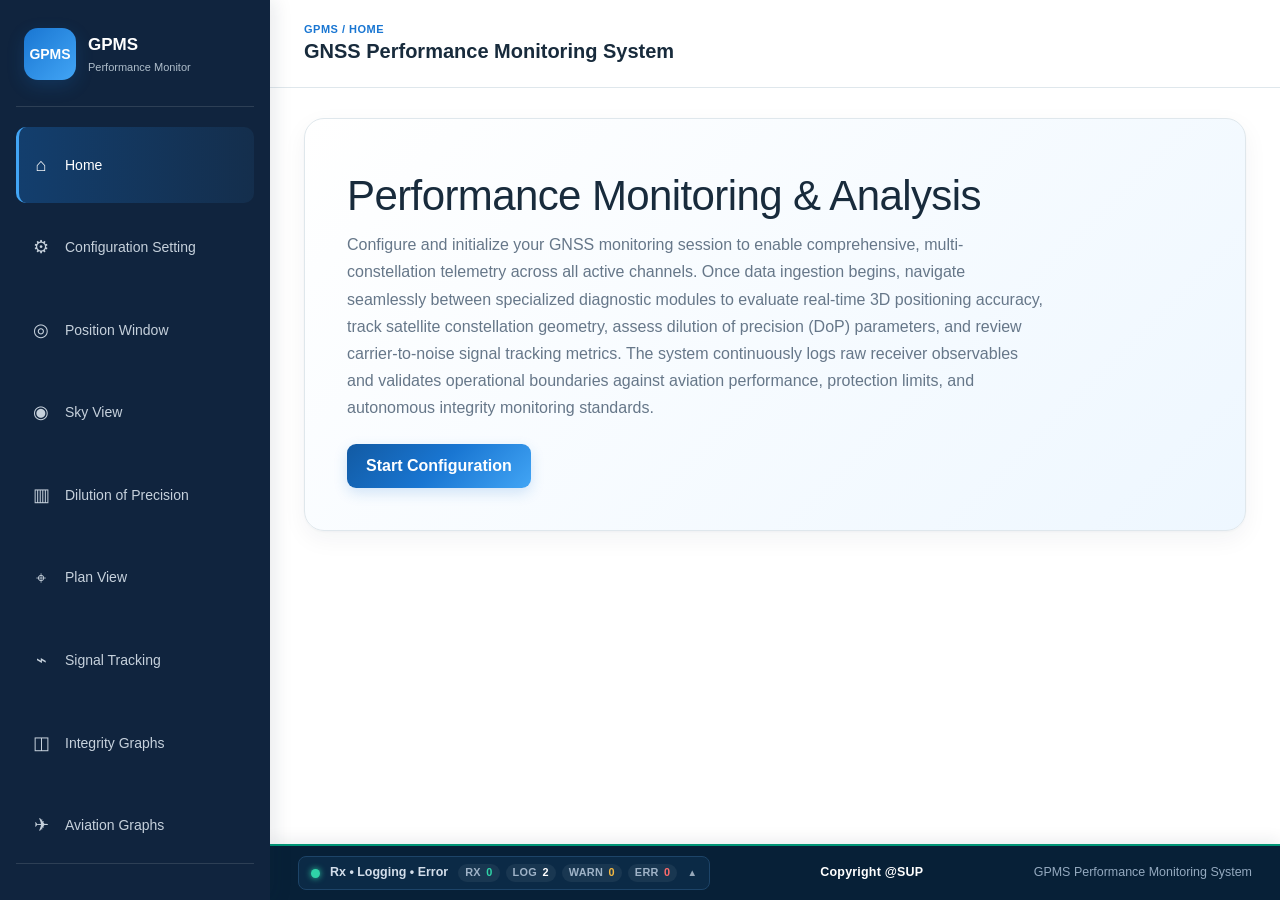
<file: GNSS-SYSTEM/index.html>
<!DOCTYPE html>
<html lang="en">

<head>
  <meta charset="UTF-8">
  <meta name="viewport" content="width=device-width, initial-scale=1.0">

  <title>GPMS Performance Monitoring System</title>

  <link rel="stylesheet" href="assets/css/main.css">
  <link rel="stylesheet" href="assets/css/rx-log.css">
  <script src="assets/js/core/rx-logger.js"></script>
</head>

<body>

<div class="app-shell">

  <!-- =========================================
       SIDEBAR
       ========================================= -->

  <aside class="sidebar" id="sidebar">

   <div class="sidebar-brand">

            <div class="brand-mark">
                GPMS
            </div>

            <div>
                <strong>GPMS </strong>
                <small>Performance Monitor</small>
            </div>

        </div>

    <!-- SIDEBAR NAVIGATION -->
    <nav class="sidebar-nav">

      <a class="nav-item active" href="index.html">
        <span>⌂</span>
        <label>Home</label>
      </a>

      <a class="nav-item" href="pages/configuration.html">
        <span>⚙</span>
        <label>Configuration Setting</label>
      </a>

      <a class="nav-item" href="pages/position.html">
        <span>◎</span>
        <label>Position Window</label>
      </a>

      <a class="nav-item" href="pages/sky-view.html">
        <span>◉</span>
        <label>Sky View</label>
      </a>

      <a class="nav-item" href="pages/dop.html">
        <span>▥</span>
        <label>Dilution of Precision</label>
      </a>

      <a class="nav-item" href="pages/plan-view.html">
        <span>⌖</span>
        <label>Plan View</label>
      </a>

      <a class="nav-item" href="pages/signal-tracking.html">
        <span>⌁</span>
        <label>Signal Tracking</label>
      </a>

      <a class="nav-item" href="pages/integrity.html">
        <span>◫</span>
        <label>Integrity Graphs</label>
      </a>

      <a class="nav-item" href="pages/aviation.html">
        <span>✈</span>
        <label>Aviation Graphs</label>
      </a>

    </nav>


    <!-- sidebar -->
    <div class="sidebar-footer">

     

     

    </div>

  </aside>


  <!-- =========================================
       MAIN CONTENT
       ========================================= -->

  <main class="main-content">


    <!-- TOP BAR -->
    <header class="topbar">

      <button
        class="menu-btn"
        onclick="toggleSidebar()"
        aria-label="Open navigation">
        ☰
      </button>


      <div class="topbar-title">

        <div class="breadcrumb">
          GPMS / HOME
        </div>

        <h1>
          GNSS Performance Monitoring System
        </h1>

      </div>


  


    

    </header>


    <!-- =========================================
         HERO
         ========================================= -->

    <section class="hero">

      <div class="hero-content">
<!-- 
        <span class="eyebrow">
          SUP • GPMS MONITORING
        </span> -->


        <h2>
    Performance Monitoring &amp; Analysis
</h2>

<p>
    Configure and initialize your GNSS monitoring session to enable comprehensive,
    multi-constellation telemetry across all active channels. Once data ingestion
    begins, navigate seamlessly between specialized diagnostic modules to evaluate
    real-time 3D positioning accuracy, track satellite constellation geometry,
    assess dilution of precision (DoP) parameters, and review carrier-to-noise
    signal tracking metrics. The system continuously logs raw receiver observables
    and validates operational boundaries against aviation performance, protection
    limits, and autonomous integrity monitoring standards.
</p>


        <a
          class="primary-btn"
          href="pages/configuration.html">

          Start Configuration 

        </a>

      </div>


      <!-- HERO STATUS -->
      <!-- <div class="hero-status">

        <span class="status-dot"></span>

        <small>
          MONITORING WORKSPACE
        </small>

        <strong>
          Ready for configuration
        </strong>

        <span>
          System available
        </span>

      </div> -->

  
 </section>



    <!-- =========================================
         MAIN PAGE FOOTER
         THIS IS SEPARATE FROM SIDEBAR
         ========================================= -->

    <footer class="app-footer" id="appFooter">

        <button type="button" class="rx-toggle" id="rxToggle"
                aria-controls="rxPanel" aria-expanded="false"
                title="Open Rx • Logging • Error console (Alt+L)">
          <span class="rx-led" aria-hidden="true"></span>
          <span class="rx-toggle-label">Rx • Logging • Error</span>
          <span class="rx-counters" aria-hidden="true">
            <span class="rx-chip rx-chip-rx">RX <b data-rx-count="rx">0</b></span>
            <span class="rx-chip rx-chip-log">LOG <b data-rx-count="log">0</b></span>
            <span class="rx-chip rx-chip-warn">WARN <b data-rx-count="warn">0</b></span>
            <span class="rx-chip rx-chip-err">ERR <b data-rx-count="err">0</b></span>
          </span>
          <span class="rx-caret" aria-hidden="true">&#9650;</span>
        </button>

        <span class="app-footer-copy">Copyright @SUP</span>

        <span class="app-footer-name">GPMS Performance Monitoring System</span>

      </footer>


  </main>



<!-- JAVASCRIPT -->
<script src="assets/js/core/app.js"></script>

</body>
</html>
</file>
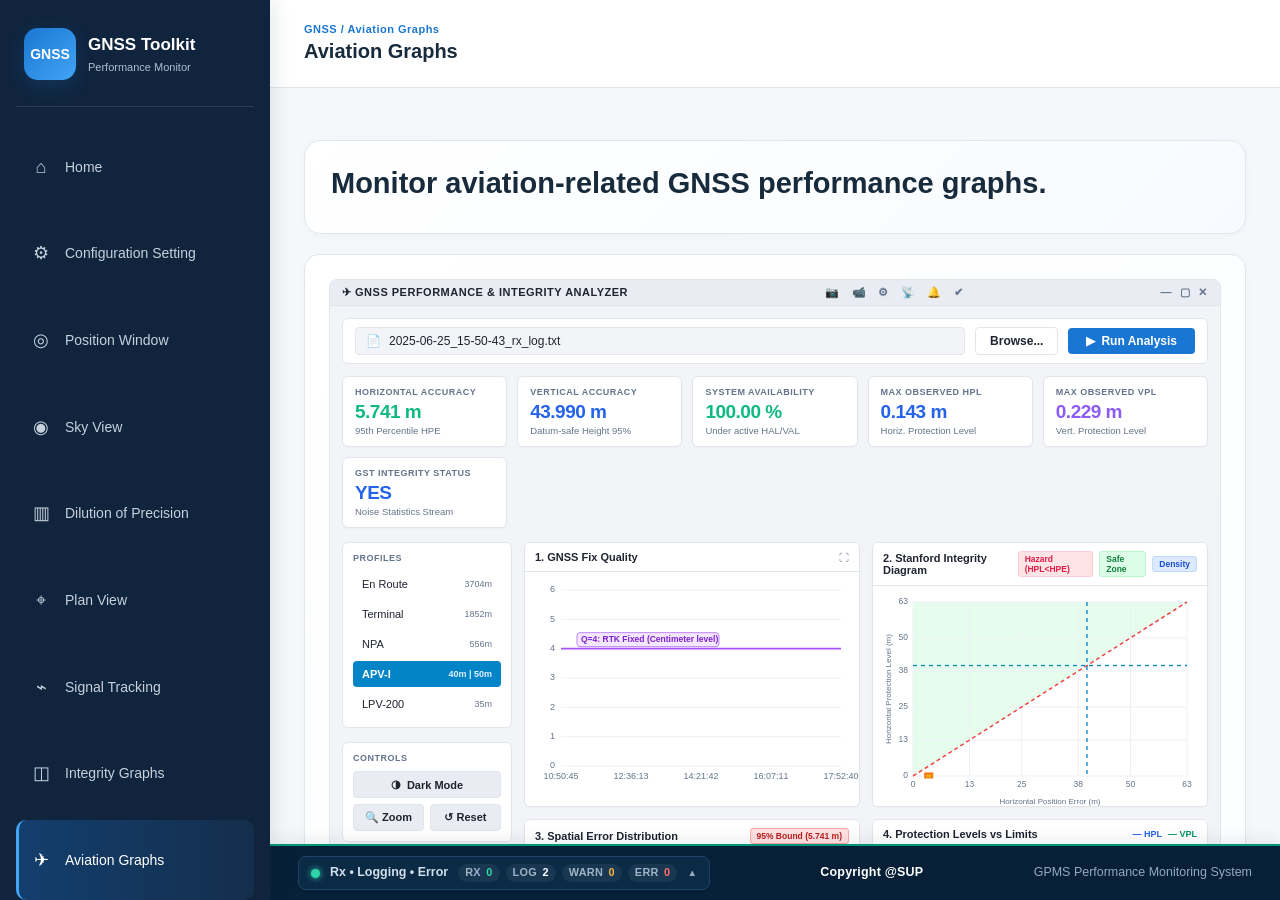
<file: GNSS-SYSTEM/pages/aviation.html>
<!DOCTYPE html>
<html lang="en">
<head>
  <meta charset="UTF-8">
  <meta name="viewport" content="width=device-width, initial-scale=1.0">
  <title>Aviation Graphs | GNSS Toolkit</title>
  <link rel="stylesheet" href="../assets/css/main.css">
  <link rel="stylesheet" href="../assets/css/pages/aviation.css">
  <link rel="stylesheet" href="../assets/css/rx-log.css">
  <script src="../assets/js/core/rx-logger.js"></script>
</head>
<body>
<div class="app-shell">
  <aside class="sidebar" id="sidebar">
    <div class="sidebar-brand">
      <div class="brand-mark">GNSS</div>
      <div><strong>GNSS Toolkit</strong><small>Performance Monitor</small></div>
    </div>
    <nav class="sidebar-nav">
      <a class="nav-item" href="../index.html"><span>⌂</span>Home</a>
      <a class="nav-item" href="configuration.html"><span>⚙</span>Configuration Setting</a>
      <a class="nav-item" href="position.html"><span>◎</span>Position Window</a>
      <a class="nav-item" href="sky-view.html"><span>◉</span>Sky View</a>
      <a class="nav-item" href="dop.html"><span>▥</span>Dilution of Precision</a>
      <a class="nav-item" href="plan-view.html"><span>⌖</span>Plan View</a>
      <a class="nav-item" href="signal-tracking.html"><span>⌁</span>Signal Tracking</a>
      <a class="nav-item" href="integrity.html"><span>◫</span>Integrity Graphs</a>
      <a class="nav-item active" href="aviation.html"><span>✈</span>Aviation Graphs</a>
    </nav>
 
  </aside>

  <main class="main-content">
    <header class="topbar">
      <button class="menu-btn" onclick="toggleSidebar()">☰</button>
      <div>
        <div class="breadcrumb">GNSS / Aviation Graphs</div>
        <h1>Aviation Graphs</h1>
      </div>
      <!-- <button class="exit-btn" onclick="handleExit()">Exit</button> -->
    </header>

    <div class="page-content">
      <div class="back-row">
        
       
      </div>

      <div class="page-title">
        <h2>Monitor aviation-related GNSS performance graphs.</h2>
       
      </div>

      <div class="panel">
        <div class="aviation-wrapper" id="analyzerContainer">
          
          <!-- Top Analyzer Window Header -->
          <div class="analyzer-window-bar">
            <div>✈ GNSS PERFORMANCE & INTEGRITY ANALYZER</div>
            <div class="window-icons">
              <span>📷</span><span>📹</span><span>⚙</span><span>📡</span><span>🔔</span><span>✔</span>
            </div>
            <div class="window-controls">
              <span class="win-btn">—</span>
              <span class="win-btn">▢</span>
              <span class="win-btn">✕</span>
            </div>
          </div>

          <!-- Log File and Action Bar -->
          <div class="analyzer-action-bar">
            <div class="file-input-display">
              <span>📄</span>
              <span id="activeLogFileName">2025-06-25_15-50-43_rx_log.txt</span>
            </div>
            <button class="btn-browse" onclick="triggerBrowse()">Browse...</button>
            <button class="btn-run" onclick="runAnalysis()">
              <span>▶</span> Run Analysis
            </button>
            <input type="file" id="filePickerInput" style="display:none;" onchange="handleFileSelected(event)">
          </div>

          <!-- KPI Summary Cards -->
          <div class="kpi-row">
            <div class="kpi-card">
              <div class="kpi-label">Horizontal Accuracy</div>
              <div class="kpi-val green" id="hAccVal">5.741 m</div>
              <div class="kpi-sub">95th Percentile HPE</div>
            </div>
            <div class="kpi-card">
              <div class="kpi-label">Vertical Accuracy</div>
              <div class="kpi-val blue" id="vAccVal">43.990 m</div>
              <div class="kpi-sub">Datum-safe Height 95%</div>
            </div>
            <div class="kpi-card">
              <div class="kpi-label">System Availability</div>
              <div class="kpi-val green" id="availVal">100.00 %</div>
              <div class="kpi-sub">Under active HAL/VAL</div>
            </div>
            <div class="kpi-card">
              <div class="kpi-label">Max Observed HPL</div>
              <div class="kpi-val blue" id="hplVal">0.143 m</div>
              <div class="kpi-sub">Horiz. Protection Level</div>
            </div>
            <div class="kpi-card">
              <div class="kpi-label">Max Observed VPL</div>
              <div class="kpi-val purple" id="vplVal">0.229 m</div>
              <div class="kpi-sub">Vert. Protection Level</div>
            </div>
            <div class="kpi-card">
              <div class="kpi-label">GST Integrity Status</div>
              <div class="kpi-val blue" id="gstVal">YES</div>
              <div class="kpi-sub">Noise Statistics Stream</div>
            </div>
          </div>

          <!-- Main Workspace (Subpanel + 6 Grid Canvas Graphs) -->
          <div class="analyzer-workspace">
            
            <!-- Left Subpanel Controls -->
            <div class="analyzer-subpanel">
              <div class="subpanel-box">
                <div class="subpanel-box-title">Profiles</div>
                <div class="profile-list">
                  <button class="profile-btn" onclick="selectProfile('EN_ROUTE', this)">
                    <span>En Route</span><small>3704m</small>
                  </button>
                  <button class="profile-btn" onclick="selectProfile('TERMINAL', this)">
                    <span>Terminal</span><small>1852m</small>
                  </button>
                  <button class="profile-btn" onclick="selectProfile('NPA', this)">
                    <span>NPA</span><small>556m</small>
                  </button>
                  <button class="profile-btn active" onclick="selectProfile('APV_I', this)">
                    <span>APV-I</span><small>40m | 50m</small>
                  </button>
                  <button class="profile-btn" onclick="selectProfile('LPV_200', this)">
                    <span>LPV-200</span><small>35m</small>
                  </button>
                </div>
              </div>

              <div class="subpanel-box">
                <div class="subpanel-box-title">Controls</div>
                <div class="ctrl-buttons">
                  <button class="ctrl-btn" onclick="toggleTheme()">
                    <span>◑</span> <span id="themeToggleText">Dark Mode</span>
                  </button>
                  <div style="display:flex; gap:6px;">
                    <button class="ctrl-btn" style="flex:1" onclick="zoomGraphs()">🔍 Zoom</button>
                    <button class="ctrl-btn" style="flex:1" onclick="resetGraphs()">↺ Reset</button>
                  </div>
                </div>
              </div>

              <div class="subpanel-box">
                <div class="subpanel-box-title">Status</div>
                <div class="status-badge">
                  <span class="status-dot"></span> Analysis Complete
                </div>
                <div class="epoch-stats">
                  <div><strong>EPOCHS:</strong> <span style="float:right;">25,305</span></div>
                  <div>GGA: 25,305 <span style="float:right;">GST: 25,303</span></div>
                  <div style="margin-top:6px; font-size:8.5px; color:var(--av-text-dim);">
                    Ref: 24.946332°, 67.130147°<br>
                    Updated: 23:58:18
                  </div>
                </div>
              </div>
            </div>

            <!-- 6 Graph Cards -->
            <div class="analyzer-grid">
              
              <!-- Graph 1: GNSS Fix Quality -->
              <div class="graph-card">
                <div class="graph-header">
                  <span class="graph-title">1. GNSS Fix Quality</span>
                  <span style="font-size:10px; color:var(--av-text-dim);">⛶</span>
                </div>
                <div class="graph-canvas-container">
                  <canvas id="cvsFixQuality"></canvas>
                </div>
              </div>

              <!-- Graph 2: Stanford Integrity Diagram -->
              <div class="graph-card">
                <div class="graph-header">
                  <span class="graph-title">2. Stanford Integrity Diagram</span>
                  <div class="graph-tags">
                    <span class="pill-tag pill-hazard">Hazard (HPL&lt;HPE)</span>
                    <span class="pill-tag pill-safe">Safe Zone</span>
                    <span class="pill-tag pill-density">Density</span>
                  </div>
                </div>
                <div class="graph-canvas-container">
                  <canvas id="cvsStanford"></canvas>
                </div>
              </div>

              <!-- Graph 3: Spatial Error Distribution -->
              <div class="graph-card">
                <div class="graph-header">
                  <span class="graph-title">3. Spatial Error Distribution</span>
                  <span class="pill-tag pill-bound">95% Bound (5.741 m)</span>
                </div>
                <div class="graph-canvas-container">
                  <canvas id="cvsSpatial"></canvas>
                </div>
              </div>

              <!-- Graph 4: Protection Levels vs Limits -->
              <div class="graph-card">
                <div class="graph-header">
                  <span class="graph-title">4. Protection Levels vs Limits</span>
                  <div class="graph-tags">
                    <span style="font-size:9px; color:#2563eb; font-weight:700;">— HPL</span>
                    <span style="font-size:9px; color:#059669; font-weight:700;">— VPL</span>
                  </div>
                </div>
                <div class="graph-canvas-container">
                  <canvas id="cvsProtLevels"></canvas>
                </div>
              </div>

              <!-- Graph 5: Availability Timeline -->
              <div class="graph-card">
                <div class="graph-header">
                  <span class="graph-title">5. Availability Timeline</span>
                  <div class="graph-tags">
                    <span class="pill-tag pill-avail">Available (100.0%)</span>
                    <span class="pill-tag pill-unavail">Unavailable</span>
                  </div>
                </div>
                <div class="graph-canvas-container">
                  <canvas id="cvsAvailability"></canvas>
                </div>
              </div>

              <!-- Graph 6: Continuity Timeline -->
              <div class="graph-card">
                <div class="graph-header">
                  <span class="graph-title">6. Continuity Timeline</span>
                  <span class="pill-tag pill-bound">0 Outages</span>
                </div>
                <div class="graph-canvas-container">
                  <canvas id="cvsContinuity"></canvas>
                </div>
              </div>

            </div>
          </div>

        </div>
      </div>

      <div class="bottom-navigation">

            <a
                class="bottom-nav-btn"
                href="../index.html">

                Home

            </a>


            <button
                class="bottom-nav-btn"
                type="button"
                onclick="history.back()">

                Back

            </button>

        </div>
    </div>

    <footer class="app-footer" id="appFooter">

        <button type="button" class="rx-toggle" id="rxToggle"
                aria-controls="rxPanel" aria-expanded="false"
                title="Open Rx • Logging • Error console (Alt+L)">
          <span class="rx-led" aria-hidden="true"></span>
          <span class="rx-toggle-label">Rx • Logging • Error</span>
          <span class="rx-counters" aria-hidden="true">
            <span class="rx-chip rx-chip-rx">RX <b data-rx-count="rx">0</b></span>
            <span class="rx-chip rx-chip-log">LOG <b data-rx-count="log">0</b></span>
            <span class="rx-chip rx-chip-warn">WARN <b data-rx-count="warn">0</b></span>
            <span class="rx-chip rx-chip-err">ERR <b data-rx-count="err">0</b></span>
          </span>
          <span class="rx-caret" aria-hidden="true">&#9650;</span>
        </button>

        <span class="app-footer-copy">Copyright @SUP</span>

        <span class="app-footer-name">GPMS Performance Monitoring System</span>

      </footer>
  </main>
</div>

<script src="../assets/js/core/app.js"></script>
<script src="../assets/js/pages/aviation.js"></script>
</body>
</html>
</file>
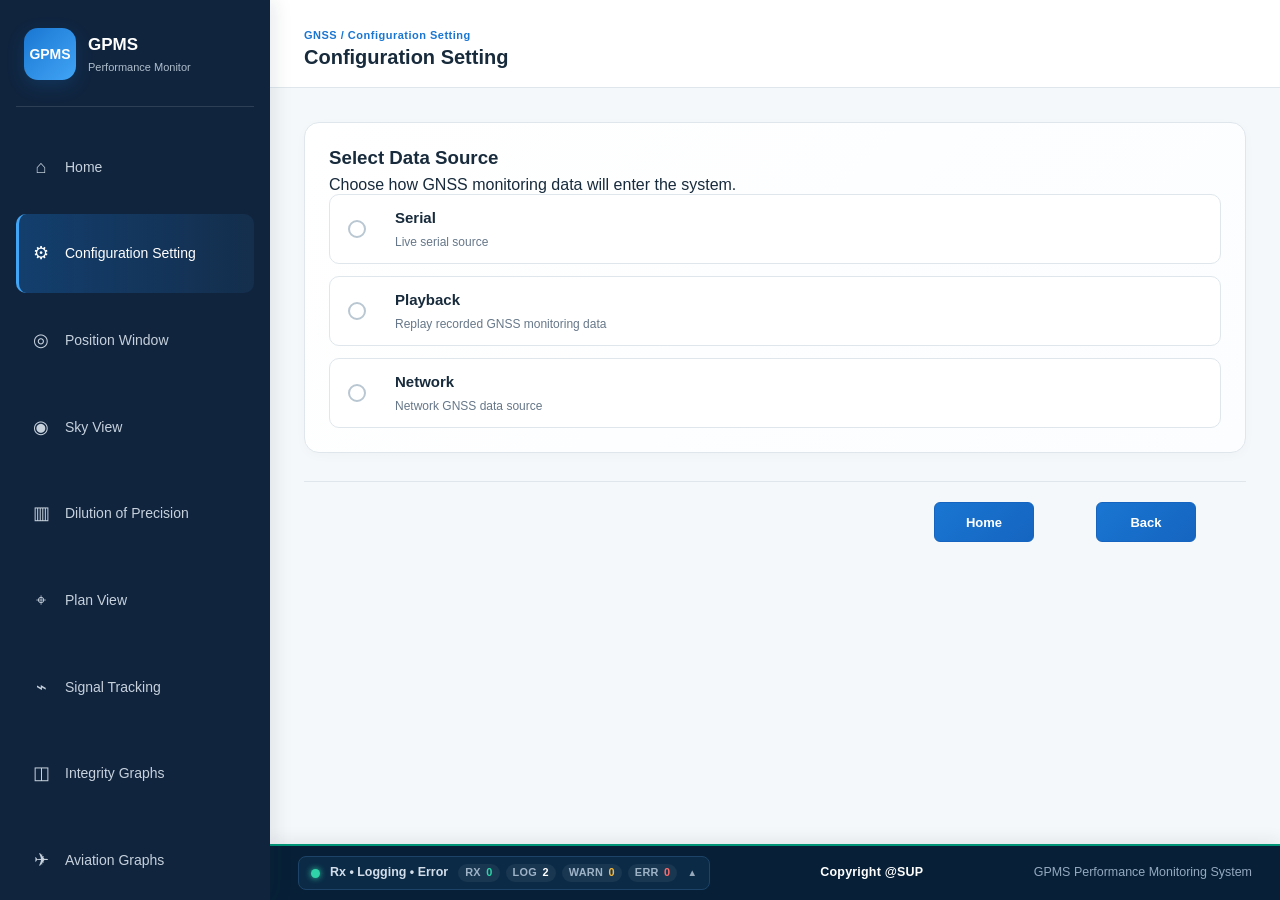
<file: GNSS-SYSTEM/pages/configuration.html>
<!DOCTYPE html>
<html lang="en">

<head>
    <meta charset="UTF-8">
    <meta name="viewport" content="width=device-width, initial-scale=1.0">

    <title>Configuration Setting </title>

    <link rel="stylesheet" href="../assets/css/main.css">
  <link rel="stylesheet" href="../assets/css/rx-log.css">
  <script src="../assets/js/core/rx-logger.js"></script>

    
</head>


<body>

<div class="app-shell">


    <!-- =====================================================
         SIDEBAR
    ====================================================== -->

    <aside class="sidebar" id="sidebar">

        <div class="sidebar-brand">

            <div class="brand-mark">
                GPMS
            </div>

            <div>
                <strong>GPMS </strong>
                <small>Performance Monitor</small>
            </div>

        </div>


        <nav class="sidebar-nav">

            <a class="nav-item" href="../index.html">
                <span>⌂</span>
                Home
            </a>

            <a class="nav-item active" href="configuration.html">
                <span>⚙</span>
                Configuration Setting
            </a>

            <a class="nav-item" href="position.html">
                <span>◎</span>
                Position Window
            </a>

            <a class="nav-item" href="sky-view.html">
                <span>◉</span>
                Sky View
            </a>

            <a class="nav-item" href="dop.html">
                <span>▥</span>
                Dilution of Precision
            </a>

            <a class="nav-item" href="plan-view.html">
                <span>⌖</span>
                Plan View
            </a>

            <a class="nav-item" href="signal-tracking.html">
                <span>⌁</span>
                Signal Tracking
            </a>

            <a class="nav-item" href="integrity.html">
                <span>◫</span>
                Integrity Graphs
            </a>

            <a class="nav-item" href="aviation.html">
                <span>✈</span>
                Aviation Graphs
            </a>

        </nav>

    </aside>


    <!-- =====================================================
         MAIN
    ====================================================== -->

    <main class="main-content">


        <!-- TOPBAR -->

        <header class="topbar">

            <button
                class="menu-btn"
                onclick="toggleSidebar()">
                ☰
            </button>

            <div>

             
                <div class="breadcrumb" style="color: #1976d2;">
                 &nbsp;&nbsp;&nbsp;&nbsp;&nbsp;&nbsp;&nbsp;&nbsp;&nbsp;&nbsp;&nbsp;&nbsp;&nbsp;&nbsp;&nbsp;&nbsp;&nbsp;&nbsp;&nbsp;&nbsp;&nbsp;&nbsp;&nbsp;&nbsp;&nbsp;&nbsp;&nbsp;&nbsp;&nbsp;&nbsp;&nbsp;&nbsp;&nbsp;&nbsp;&nbsp;&nbsp;&nbsp;&nbsp;&nbsp;&nbsp;&nbsp;&nbsp;&nbsp;&nbsp;&nbsp;&nbsp;&nbsp;&nbsp;&nbsp;&nbsp;&nbsp;&nbsp;&nbsp;&nbsp;&nbsp;&nbsp;&nbsp;&nbsp;&nbsp;&nbsp;&nbsp;&nbsp;&nbsp;&nbsp;&nbsp;&nbsp;&nbsp;&nbsp;&nbsp;&nbsp;&nbsp;&nbsp;&nbsp;&nbsp;&nbsp;&nbsp;&nbsp;&nbsp;&nbsp;&nbsp;&nbsp;&nbsp;&nbsp;&nbsp;&nbsp;&nbsp;&nbsp;&nbsp;&nbsp;&nbsp;&nbsp;&nbsp;&nbsp;&nbsp;&nbsp;&nbsp;&nbsp;&nbsp;&nbsp;&nbsp;&nbsp;&nbsp;&nbsp;&nbsp;&nbsp;&nbsp;&nbsp;&nbsp;&nbsp;&nbsp;&nbsp;&nbsp;&nbsp;&nbsp;&nbsp;&nbsp;&nbsp;&nbsp;&nbsp;&nbsp;&nbsp;&nbsp;&nbsp;&nbsp;&nbsp;&nbsp;&nbsp;&nbsp;&nbsp;&nbsp;&nbsp;&nbsp;&nbsp;&nbsp;&nbsp;&nbsp;&nbsp;&nbsp;&nbsp;&nbsp;&nbsp;&nbsp;&nbsp;&nbsp;&nbsp;&nbsp;&nbsp;&nbsp;&nbsp;&nbsp;&nbsp;&nbsp;&nbsp;&nbsp;&nbsp;&nbsp;&nbsp;&nbsp;&nbsp;&nbsp;&nbsp;&nbsp;&nbsp;&nbsp;&nbsp;&nbsp;&nbsp;&nbsp;&nbsp;&nbsp;&nbsp;&nbsp;&nbsp;&nbsp;&nbsp;&nbsp;&nbsp;&nbsp;&nbsp;&nbsp;&nbsp;&nbsp;&nbsp;&nbsp;&nbsp;&nbsp;&nbsp;&nbsp;&nbsp;&nbsp;&nbsp;&nbsp;&nbsp;&nbsp;&nbsp;&nbsp;&nbsp;&nbsp;&nbsp;&nbsp;&nbsp;&nbsp;&nbsp;&nbsp;&nbsp;&nbsp;&nbsp;&nbsp;&nbsp;&nbsp;&nbsp;&nbsp;&nbsp;&nbsp;&nbsp;&nbsp;&nbsp;&nbsp;&nbsp;&nbsp;&nbsp;&nbsp;&nbsp;&nbsp;&nbsp;&nbsp;&nbsp;&nbsp;&nbsp;&nbsp;&nbsp;&nbsp;&nbsp;&nbsp;&nbsp;&nbsp;&nbsp;&nbsp;&nbsp;&nbsp;&nbsp;&nbsp;&nbsp;&nbsp;&nbsp;&nbsp;&nbsp;&nbsp;&nbsp;&nbsp;&nbsp;&nbsp;&nbsp;&nbsp;&nbsp;&nbsp;&nbsp;&nbsp;&nbsp;&nbsp;&nbsp;&nbsp;&nbsp;&nbsp;&nbsp;&nbsp;&nbsp;&nbsp;&nbsp;&nbsp;&nbsp;&nbsp;&nbsp;&nbsp;&nbsp;&nbsp;&nbsp;&nbsp;&nbsp;&nbsp;&nbsp;&nbsp;&nbsp;&nbsp;&nbsp;&nbsp;&nbsp;&nbsp;&nbsp;&nbsp;&nbsp;&nbsp;&nbsp;&nbsp;&nbsp;&nbsp;&nbsp;&nbsp;&nbsp;&nbsp;&nbsp;&nbsp;&nbsp;&nbsp;&nbsp;&nbsp;&nbsp;&nbsp;&nbsp;&nbsp;&nbsp;&nbsp;&nbsp;&nbsp;&nbsp;&nbsp;&nbsp;&nbsp;&nbsp;&nbsp;&nbsp;&nbsp;&nbsp;&nbsp;&nbsp;&nbsp;&nbsp;&nbsp;&nbsp;&nbsp;&nbsp;&nbsp;&nbsp;&nbsp;&nbsp;&nbsp;&nbsp;&nbsp;&nbsp;&nbsp;&nbsp;&nbsp;&nbsp;&nbsp;&nbsp;&nbsp;&nbsp;&nbsp;&nbsp;&nbsp;&nbsp;&nbsp;&nbsp;&nbsp;&nbsp;&nbsp;&nbsp;&nbsp;&nbsp;&nbsp;&nbsp;&nbsp;&nbsp;&nbsp;&nbsp;&nbsp;&nbsp;&nbsp;&nbsp;&nbsp;&nbsp;&nbsp;&nbsp;&nbsp;&nbsp;&nbsp;&nbsp;&nbsp;&nbsp;&nbsp;&nbsp;&nbsp;&nbsp;&nbsp;&nbsp;&nbsp;&nbsp;&nbsp;&nbsp;&nbsp;
                 
                    GNSS / Configuration Setting
                </div>

                <h1>
                    Configuration Setting
                </h1>

            </div>

            <!-- <button
                class="exit-btn"
                onclick="handleExit()">
                Exit
            </button> -->

        </header>


        <!-- =================================================
             PAGE CONTENT
        ================================================== -->

        <div class="page-content">

            <div class="content-container">


                <!-- PAGE TITLE -->

                <!-- <div class="page-title">

                    <h2>
                        01. Configuration Setting
                    </h2>

                    <p>
                        Select the source for the GNSS monitoring session.
                    </p>

                </div> -->


                <!-- =================================================
                     SOURCE SELECTION
                ================================================== -->

                <div class="panel">

                    <div class="panel-header">

                        <h3>
                            Select Data Source
                        </h3>

                        <p>
                            Choose how GNSS monitoring data will enter the system.
                        </p>

                    </div>


                    <div class="source-options">


                        <!-- SERIAL -->

                        <button
                            type="button"
                            class="source-option"
                            id="serialOption"
                            onclick="showSettings('serial')">

                            <span class="radio"></span>

                            <span class="option-details">

                                <b>
                                    Serial
                                </b>

                                <small>
                                    Live serial source
                                </small>

                            </span>

                          

                        </button>


                        <!-- PLAYBACK -->

                        <button
                            type="button"
                            class="source-option"
                            id="playbackOption"
                            onclick="showSettings('playback')">

                            <span class="radio"></span>

                            <span class="option-details">

                                <b>
                                    Playback
                                </b>

                                <small>
                                    Replay recorded GNSS monitoring data
                                </small>

                            </span>

                          

                        </button>


                        <!-- NETWORK -->

                        <button
                            type="button"
                            class="source-option"
                            id="networkOption"
                            onclick="showSettings('network')">

                            <span class="radio"></span>

                            <span class="option-details">

                                <b>
                                    Network
                                </b>

                                <small>
                                    Network GNSS data source
                                </small>

                            </span>
<!-- 
                            <span class="open-arrow">
                                →
                            </span> -->

                        </button>

                    </div>


                    <!-- =================================================
                         SERIAL SETTINGS
                    ================================================== -->

                    <div
                        class="settings-panel"
                        id="serialSettings">

                        <div class="settings-header">

                            <div class="settings-heading">

                                <h3>
                                    Serial Configuration
                                </h3>

                                <p>
                                    Configure the live GNSS serial communication parameters.
                                </p>

                            </div>

                            <button
                                type="button"
                                class="close-settings"
                                onclick="closeSettings()">
                                ×
                            </button>

                        </div>


                        <div class="settings-body">

                            <div class="section-divider"></div>


                            <!-- ALL SERIAL FIELDS IN ONE ROW -->

                            <div class="dialog-grid">


                                <div class="field-row">

                                    <label>
                                        Port Name
                                    </label>

                                    <select>

                                        <option selected>
                                            COM1
                                        </option>

                                        <option>
                                            COM2
                                        </option>

                                        <option>
                                            COM3
                                        </option>

                                        <option>
                                            COM4
                                        </option>

                                    </select>

                                </div>


                                <div class="field-row">

                                    <label>
                                        Data Bits
                                    </label>

                                    <select>

                                        <option selected>
                                            8
                                        </option>

                                        <option>
                                            7
                                        </option>

                                    </select>

                                </div>


                                <div class="field-row">

                                    <label>
                                        Baud Rate
                                    </label>

                                    <select>

                                        <option>
                                            4800
                                        </option>

                                        <option>
                                            9600
                                        </option>

                                        <option>
                                            19200
                                        </option>

                                        <option>
                                            38400
                                        </option>

                                        <option selected>
                                            115200
                                        </option>

                                    </select>

                                </div>


                                <div class="field-row">

                                    <label>
                                        Parity
                                    </label>

                                    <select>

                                        <option selected>
                                            None
                                        </option>

                                        <option>
                                            Even
                                        </option>

                                        <option>
                                            Odd
                                        </option>

                                    </select>

                                </div>


                                <div class="field-row">

                                    <label>
                                        Stop Bits
                                    </label>

                                    <select>

                                        <option selected>
                                            One
                                        </option>

                                        <option>
                                            Two
                                        </option>

                                    </select>

                                </div>

                            </div>


                            <div class="button-row">

                                <button
                                    class="dialog-btn start-btn"
                                    onclick="startConfiguration('Serial')">
                                    Start
                                </button>

                                <button
                                    class="dialog-btn cancel-btn"
                                    onclick="closeSettings()">
                                    Cancel
                                </button>

                            </div>

                        </div>

                    </div>


                    <!-- =================================================
                         PLAYBACK SETTINGS
                    ================================================== -->

                    <div 
    class="settings-panel" 
    id="playbackSettings"> 

    <div class="settings-header"> 

        <div class="settings-heading"> 

            <h3> 
                Playback Configuration 
            </h3> 

            <p> 
                Replay recorded GNSS monitoring data. 
            </p> 

        </div> 

        <button 
            type="button" 
            class="close-settings" 
            onclick="closeSettings()"> 
            × 
        </button> 

    </div> 


    <div class="settings-body"> 


        <!-- MODE --> 

        <div class="source-toggle"> 

            <label> 

                <input 
                    type="radio" 
                    name="playbackMode" 
                    value="single" 
                    checked 
                    onclick="handleModeSwitch('single')"> 

                Open File 

            </label> 


            <label> 

                <input 
                    type="radio" 
                    name="playbackMode" 
                    value="multiple" 
                    onclick="handleModeSwitch('multiple')"> 

                Select Multiples Files 

            </label> 

        </div> 


        <!-- SINGLE FILE INPUT -->

        <input 
            type="file" 
            id="single-file-picker" 
            style="display:none" 
            onchange="handleSingleFilePick(this)"> 


        <!-- MULTIPLE FILE / FOLDER INPUT -->

        <input 
            type="file" 
            id="multiple-file-picker" 
            style="display:none" 
            webkitdirectory 
            directory 
            multiple
            onchange="handleMultipleFilePick(this)"> 


        <!-- FILE PATH --> 

        <div class="file-input-bar"> 

            <label> 
                File Path 
            </label> 

            <input 
                type="text" 
                id="file-path-input" 
                placeholder="Select file..." 
                readonly> 

            <button 
                type="button" 
                class="browse-btn" 
                onclick="triggerBrowse()"> 

                Browse 

            </button> 

        </div> 


        <!-- PLAYER --> 


        <!-- ACTION BUTTONS --> 


      


    </div> 

</div>


                    <!-- =================================================
                         NETWORK SETTINGS
                    ================================================== -->

                    <div
                        class="settings-panel"
                        id="networkSettings">

                        <div class="settings-header">

                            <div class="settings-heading">

                                <h3>
                                    Network Configuration
                                </h3>

                                <p>
                                    Configure the network GNSS data source.
                                </p>

                            </div>

                            <button
                                type="button"
                                class="close-settings"
                                onclick="closeSettings()">
                                ×
                            </button>

                        </div>


                        <div class="settings-body">

                            <div class="section-divider"></div>


                            <!-- ALL NETWORK FIELDS IN ONE ROW -->

                            <div class="network-grid">


                                <div class="field-row">

                                    <label>
                                        Host / IP Address
                                    </label>

                                    <input
                                        type="text"
                                        id="networkHost"
                                        placeholder="127.0.0.1">

                                </div>


                                <div class="field-row">

                                    <label>
                                        Port
                                    </label>

                                    <input
                                        type="number"
                                        id="networkPort"
                                        placeholder="5000">

                                </div>


                                <div class="field-row">

                                    <label>
                                        Protocol
                                    </label>

                                    <select>

                                        <option>
                                            TCP
                                        </option>

                                        <option>
                                            UDP
                                        </option>

                                    </select>

                                </div>


                                <div class="field-row">

                                    <label>
                                        Connection Mode
                                    </label>

                                    <select>

                                        <option>
                                            Client
                                        </option>

                                        <option>
                                            Server
                                        </option>

                                    </select>

                                </div>

                            </div>


                            <div class="button-row">

                                <button
                                    class="dialog-btn start-btn"
                                    onclick="startConfiguration('Network')">

                                    Connect

                                </button>


                                <button
                                    class="dialog-btn cancel-btn"
                                    onclick="closeSettings()">

                                    Cancel

                                </button>

                            </div>

                        </div>

                    </div>

                </div>


                <!-- =================================================
                     HOME / BACK AT END OF PAGE
                ================================================== -->

                <div class="bottom-navigation">

                    <a
                        class="bottom-nav-btn"
                        href="../index.html">

                         Home

                    </a>


                    <button
                        class="bottom-nav-btn"
                        onclick="history.back()">

                         Back

                    </button>

                </div>

            </div>

        </div>


        <!-- =================================================
             FOOTER
        ================================================== -->

        <footer class="app-footer" id="appFooter">

        <button type="button" class="rx-toggle" id="rxToggle"
                aria-controls="rxPanel" aria-expanded="false"
                title="Open Rx • Logging • Error console (Alt+L)">
          <span class="rx-led" aria-hidden="true"></span>
          <span class="rx-toggle-label">Rx • Logging • Error</span>
          <span class="rx-counters" aria-hidden="true">
            <span class="rx-chip rx-chip-rx">RX <b data-rx-count="rx">0</b></span>
            <span class="rx-chip rx-chip-log">LOG <b data-rx-count="log">0</b></span>
            <span class="rx-chip rx-chip-warn">WARN <b data-rx-count="warn">0</b></span>
            <span class="rx-chip rx-chip-err">ERR <b data-rx-count="err">0</b></span>
          </span>
          <span class="rx-caret" aria-hidden="true">&#9650;</span>
        </button>

        <span class="app-footer-copy">Copyright @SUP</span>

        <span class="app-footer-name">GPMS Performance Monitoring System</span>

      </footer>

    </main>

</div>


<!-- =========================================================
     FOLDER BROWSER MODAL
========================================================= -->

<div
    class="folder-dialog-overlay"
    id="folder-dialog-modal">

    <div class="folder-dialog">


        <div class="dialog-header">

            <span>
                Browse For Folder
            </span>

            <span
                class="close-btn"
                onclick="closeFolderDialog()">

                ✕

            </span>

        </div>


        <div class="dialog-body">

            <p>
                Open a folder which contains the gps output
            </p>


            <div class="tree-view-window">


                <!-- THIS PC -->

                <div class="tree-node">

                    <div
                        class="tree-row"
                        onclick="selectFolder(this, 'This PC')">

                        <span
                            class="tree-expander"
                            onclick="toggleTreeNode(event, 'c-pc')">

                            ▼

                        </span>

                        <span class="tree-icon">
                            💻
                        </span>

                        <span>
                            This PC
                        </span>

                    </div>


                    <div
                        class="tree-children expanded"
                        id="c-pc">


                        <div
                            class="tree-row"
                            onclick="selectFolder(this, '3D Objects')">

                            <span
                                class="tree-expander"
                                onclick="toggleTreeNode(event, 'c-3d')">

                                ▶

                            </span>

                            <span class="tree-icon">
                                🧊
                            </span>

                            <span>
                                3D Objects
                            </span>

                        </div>


                        <div
                            class="tree-children"
                            id="c-3d">

                            <div
                                class="tree-row"
                                onclick="selectFolder(this, '3D Objects\\Models')">

                                <span class="tree-expander"></span>

                                <span class="tree-icon">
                                    📁
                                </span>

                                <span>
                                    Models
                                </span>

                            </div>

                        </div>


                        <!-- DESKTOP -->

                        <div
                            class="tree-row"
                            onclick="selectFolder(this, 'Desktop')">

                            <span
                                class="tree-expander"
                                onclick="toggleTreeNode(event, 'c-desk')">

                                ▶

                            </span>

                            <span class="tree-icon">
                                🖥
                            </span>

                            <span>
                                Desktop
                            </span>

                        </div>


                        <div
                            class="tree-children"
                            id="c-desk">

                            <div
                                class="tree-row"
                                onclick="selectFolder(this, 'Desktop\\GNSS_Project')">

                                <span class="tree-expander"></span>

                                <span class="tree-icon">
                                    📁
                                </span>

                                <span>
                                    GNSS_Project
                                </span>

                            </div>

                        </div>


                        <!-- DOCUMENTS -->

                        <div
                            class="tree-row selected"
                            onclick="selectFolder(this, 'Documents')">

                            <span
                                class="tree-expander"
                                onclick="toggleTreeNode(event, 'c-docs')">

                                ▼

                            </span>

                            <span class="tree-icon">
                                📄
                            </span>

                            <span>
                                Documents
                            </span>

                        </div>


                        <div
                            class="tree-children expanded"
                            id="c-docs">

                            <div
                                class="tree-row"
                                onclick="selectFolder(this, 'Documents\\GNSS_Logs')">

                                <span class="tree-expander"></span>

                                <span class="tree-icon">
                                    📁
                                </span>

                                <span>
                                    GNSS_Logs
                                </span>

                            </div>


                            <div
                                class="tree-row"
                                onclick="selectFolder(this, 'Documents\\RTK_Output')">

                                <span class="tree-expander"></span>

                                <span class="tree-icon">
                                    📁
                                </span>

                                <span>
                                    RTK_Output
                                </span>

                            </div>

                        </div>


                        <!-- DOWNLOADS -->

                        <div
                            class="tree-row"
                            onclick="selectFolder(this, 'Downloads')">

                            <span
                                class="tree-expander"
                                onclick="toggleTreeNode(event, 'c-down')">

                                ▶

                            </span>

                            <span class="tree-icon">
                                ⬇
                            </span>

                            <span>
                                Downloads
                            </span>

                        </div>


                        <div
                            class="tree-children"
                            id="c-down">

                            <div
                                class="tree-row"
                                onclick="selectFolder(this, 'Downloads\\Dataset_2026')">

                                <span class="tree-expander"></span>

                                <span class="tree-icon">
                                    📁
                                </span>

                                <span>
                                    Dataset_2026
                                </span>

                            </div>

                        </div>


                        <!-- MUSIC -->

                        <div
                            class="tree-row"
                            onclick="selectFolder(this, 'Music')">

                            <span class="tree-expander">
                                ▶
                            </span>

                            <span class="tree-icon">
                                🎵
                            </span>

                            <span>
                                Music
                            </span>

                        </div>


                        <!-- PICTURES -->

                        <div
                            class="tree-row"
                            onclick="selectFolder(this, 'Pictures')">

                            <span class="tree-expander">
                                ▶
                            </span>

                            <span class="tree-icon">
                                🖼
                            </span>

                            <span>
                                Pictures
                            </span>

                        </div>


                        <!-- VIDEOS -->

                        <div
                            class="tree-row"
                            onclick="selectFolder(this, 'Videos')">

                            <span class="tree-expander">
                                ▶
                            </span>

                            <span class="tree-icon">
                                🎬
                            </span>

                            <span>
                                Videos
                            </span>

                        </div>


                        <!-- C DRIVE -->

                        <div
                            class="tree-row"
                            onclick="selectFolder(this, 'Windows 10 x64 Legacy (C:)')">

                            <span
                                class="tree-expander"
                                onclick="toggleTreeNode(event, 'c-c')">

                                ▶

                            </span>

                            <span class="tree-icon">
                                💽
                            </span>

                            <span>
                                Windows 10 x64 Legacy (C:)
                            </span>

                        </div>


                        <div
                            class="tree-children"
                            id="c-c">

                            <div
                                class="tree-row"
                                onclick="selectFolder(this, 'C:\\Program Files')">

                                <span class="tree-expander"></span>

                                <span class="tree-icon">
                                    📁
                                </span>

                                <span>
                                    Program Files
                                </span>

                            </div>


                            <div
                                class="tree-row"
                                onclick="selectFolder(this, 'C:\\GNSS_Data')">

                                <span class="tree-expander"></span>

                                <span class="tree-icon">
                                    📁
                                </span>

                                <span>
                                    GNSS_Data
                                </span>

                            </div>

                        </div>


                        <div
                            class="tree-row"
                            onclick="selectFolder(this, 'HDD1- New Volume (D:)')">

                            <span class="tree-expander">
                                ▶
                            </span>

                            <span class="tree-icon">
                                💾
                            </span>

                            <span>
                                HDD1- New Volume (D:)
                            </span>

                        </div>


                        <div
                            class="tree-row"
                            onclick="selectFolder(this, 'HDD2- Code (E:)')">

                            <span class="tree-expander">
                                ▶
                            </span>

                            <span class="tree-icon">
                                💾
                            </span>

                            <span>
                                HDD2- Code (E:)
                            </span>

                        </div>


                        <div
                            class="tree-row"
                            onclick="selectFolder(this, 'HDD2 - MASTA (F:)')">

                            <span class="tree-expander">
                                ▶
                            </span>

                            <span class="tree-icon">
                                💾
                            </span>

                            <span>
                                HDD2 - MASTA (F:)
                            </span>

                        </div>

                    </div>

                </div>

            </div>

        </div>


        <div class="dialog-footer">

            <button onclick="confirmFolderSelection()">
                OK
            </button>

            <button onclick="closeFolderDialog()">
                Cancel
            </button>

        </div>

    </div>

</div>


<!-- =========================================================
     JAVASCRIPT
========================================================= -->

<script src="../assets/js/core/app.js"></script>

<script src="../assets/js/pages/configuration.js"></script>

</body>
</html>
</file>
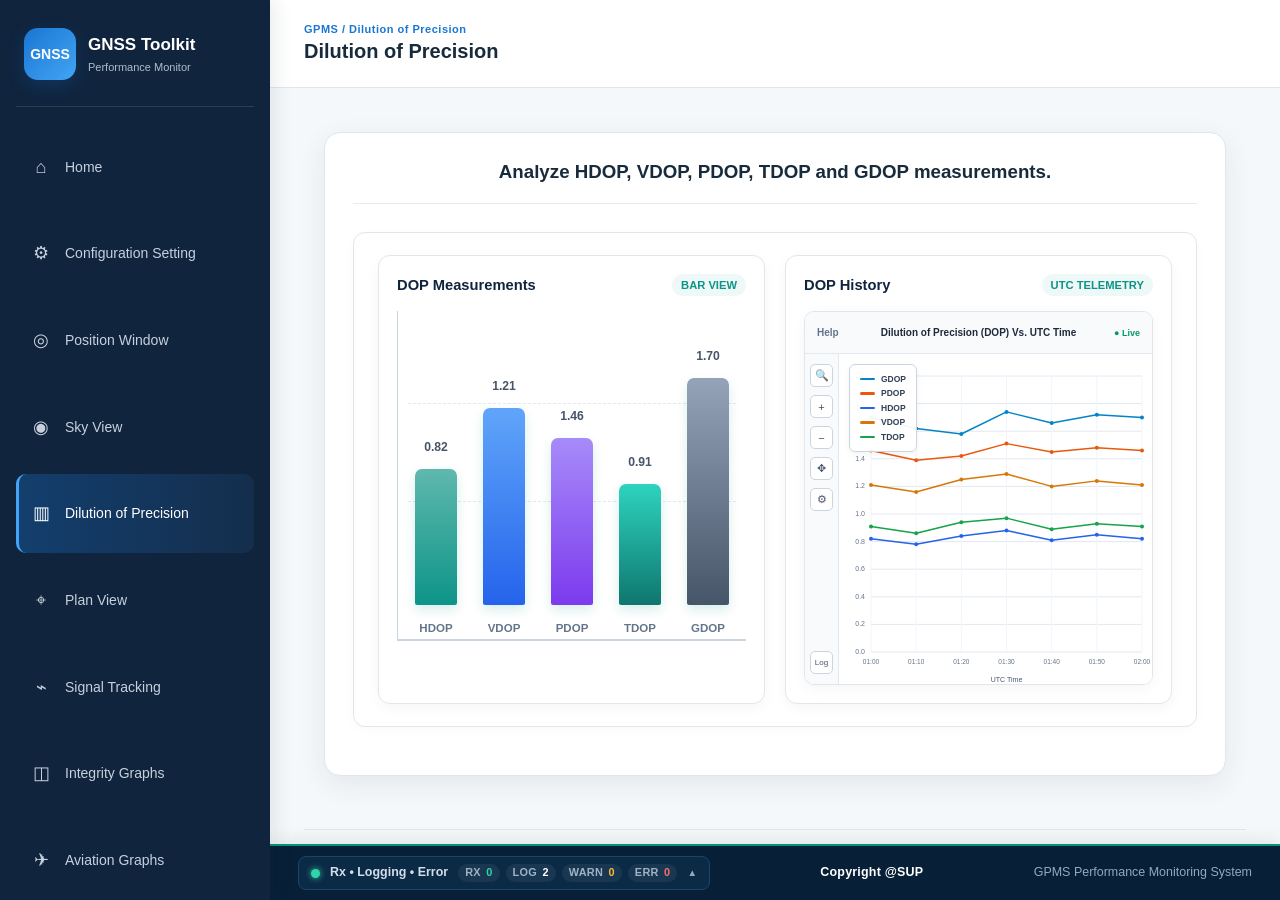
<file: GNSS-SYSTEM/pages/dop.html>
<!DOCTYPE html>
<html lang="en">
<head>
  <meta charset="UTF-8">
  <meta name="viewport" content="width=device-width, initial-scale=1.0">
  <title>Dilution of Precision</title>
  <link rel="stylesheet" href="../assets/css/main.css">
  <link rel="stylesheet" href="../assets/css/pages/dop.css">
  <link rel="stylesheet" href="../assets/css/rx-log.css">
  <script src="../assets/js/core/rx-logger.js"></script>

</head>

<body>
<div class="app-shell">

  <!-- SIDEBAR -->
  <aside class="sidebar" id="sidebar">
    <div class="sidebar-brand">
      <div class="brand-mark">GNSS</div>
      <div>
        <strong>GNSS Toolkit</strong>
        <small>Performance Monitor</small>
      </div>
    </div>

    <nav class="sidebar-nav">
      <a class="nav-item" href="../index.html"><span>⌂</span>Home</a>
      <a class="nav-item" href="configuration.html"><span>⚙</span>Configuration Setting</a>
      <a class="nav-item" href="position.html"><span>◎</span>Position Window</a>
      <a class="nav-item" href="sky-view.html"><span>◉</span>Sky View</a>
      <a class="nav-item active" href="dop.html"><span>▥</span>Dilution of Precision</a>
      <a class="nav-item" href="plan-view.html"><span>⌖</span>Plan View</a>
      <a class="nav-item" href="signal-tracking.html"><span>⌁</span>Signal Tracking</a>
      <a class="nav-item" href="integrity.html"><span>◫</span>Integrity Graphs</a>
      <a class="nav-item" href="aviation.html"><span>✈</span>Aviation Graphs</a>
    </nav>
  </aside>

  <!-- MAIN CONTENT -->
  <main class="main-content">

    <!-- TOPBAR -->
    <header class="topbar">
      <button class="menu-btn" onclick="toggleSidebar()">☰</button>
      <div>
        <div class="breadcrumb">GPMS / Dilution of Precision</div>
        <h1>Dilution of Precision</h1>
      </div>
      <!-- <button class="exit-btn" onclick="handleExit()">Exit</button> -->
    </header>

    <!-- PAGE CONTENT -->
    <div class="page-content">
      <div class="dop-wrapper">
        <div class="dop-container">

          <!-- PAGE HEADING -->
          <div class="dop-heading">
           
            <h3>Analyze HDOP, VDOP, PDOP, TDOP and GDOP measurements.</h3>
          </div>

          <!-- GRAPH PANEL -->
          <div class="panel">
            <div class="graphs-grid">

              <!-- BAR GRAPH -->
              <div class="graph-box">
                <div class="graph-title">
                  <h4>DOP Measurements</h4>
                  <span class="graph-badge">BAR VIEW</span>
                </div>

                <div class="dop-chart">
                  <div class="bar-wrap">
                    <span>0.82</span>
                    <div class="bar" style="height:45%"></div>
                    <small>HDOP</small>
                  </div>
                  <div class="bar-wrap">
                    <span>1.21</span>
                    <div class="bar" style="height:65%"></div>
                    <small>VDOP</small>
                  </div>
                  <div class="bar-wrap">
                    <span>1.46</span>
                    <div class="bar" style="height:55%"></div>
                    <small>PDOP</small>
                  </div>
                  <div class="bar-wrap">
                    <span>0.91</span>
                    <div class="bar" style="height:40%"></div>
                    <small>TDOP</small>
                  </div>
                  <div class="bar-wrap">
                    <span>1.70</span>
                    <div class="bar" style="height:75%"></div>
                    <small>GDOP</small>
                  </div>
                </div>
              </div>

              <!-- LINE GRAPH -->
              <div class="graph-box">
                <div class="graph-title">
                  <h4>DOP History</h4>
                  <span class="graph-badge">UTC TELEMETRY</span>
                </div>

                <div class="scichart-container">
                  <div class="chart-header-bar">
                    <span>Help</span>
                    <span class="chart-title-text">Dilution of Precision (DOP) Vs. UTC Time</span>
                    <span>● Live</span>
                  </div>

                  <div class="chart-body">
                    <div class="chart-tools">
                      <span title="Zoom Extents">🔍</span>
                      <span title="Zoom In">+</span>
                      <span title="Zoom Out">−</span>
                      <span title="Pan">✥</span>
                      <span title="Settings">⚙</span>
                      <span title="Log">Log</span>
                    </div>

                    <div class="canvas-wrapper">
                      <!-- Legend -->
                      <div class="chart-legend">
                        <div class="legend-row">
                          <span class="legend-color-line" style="background:#0284c7;"></span> GDOP
                        </div>
                        <div class="legend-row">
                          <span class="legend-color-line" style="background:#ea580c;"></span> PDOP
                        </div>
                        <div class="legend-row">
                          <span class="legend-color-line" style="background:#2563eb;"></span> HDOP
                        </div>
                        <div class="legend-row">
                          <span class="legend-color-line" style="background:#d97706;"></span> VDOP
                        </div>
                        <div class="legend-row">
                          <span class="legend-color-line" style="background:#16a34a;"></span> TDOP
                        </div>
                      </div>

                      <canvas id="dopLineChart"></canvas>
                    </div>
                  </div>
                </div>
              </div>

            </div>
          </div>

        </div>
      </div>

      <!-- BOTTOM NAVIGATION: BLUE HOME & BACK BUTTONS -->
      <div class="bottom-navigation">

            <a
              class="bottom-nav-btn"
              href="../index.html">

              Home

            </a>


            <button
              class="bottom-nav-btn"
              onclick="history.back()">

              Back

            </button>

          </div>


    </div>

    <!-- FOOTER -->
    <footer class="app-footer" id="appFooter">

        <button type="button" class="rx-toggle" id="rxToggle"
                aria-controls="rxPanel" aria-expanded="false"
                title="Open Rx • Logging • Error console (Alt+L)">
          <span class="rx-led" aria-hidden="true"></span>
          <span class="rx-toggle-label">Rx • Logging • Error</span>
          <span class="rx-counters" aria-hidden="true">
            <span class="rx-chip rx-chip-rx">RX <b data-rx-count="rx">0</b></span>
            <span class="rx-chip rx-chip-log">LOG <b data-rx-count="log">0</b></span>
            <span class="rx-chip rx-chip-warn">WARN <b data-rx-count="warn">0</b></span>
            <span class="rx-chip rx-chip-err">ERR <b data-rx-count="err">0</b></span>
          </span>
          <span class="rx-caret" aria-hidden="true">&#9650;</span>
        </button>

        <span class="app-footer-copy">Copyright @SUP</span>

        <span class="app-footer-name">GPMS Performance Monitoring System</span>

      </footer>

  </main>
</div>

<script src="../assets/js/core/app.js"></script>

<script src="../assets/js/pages/dop.js"></script>

</body>
</html>
</file>
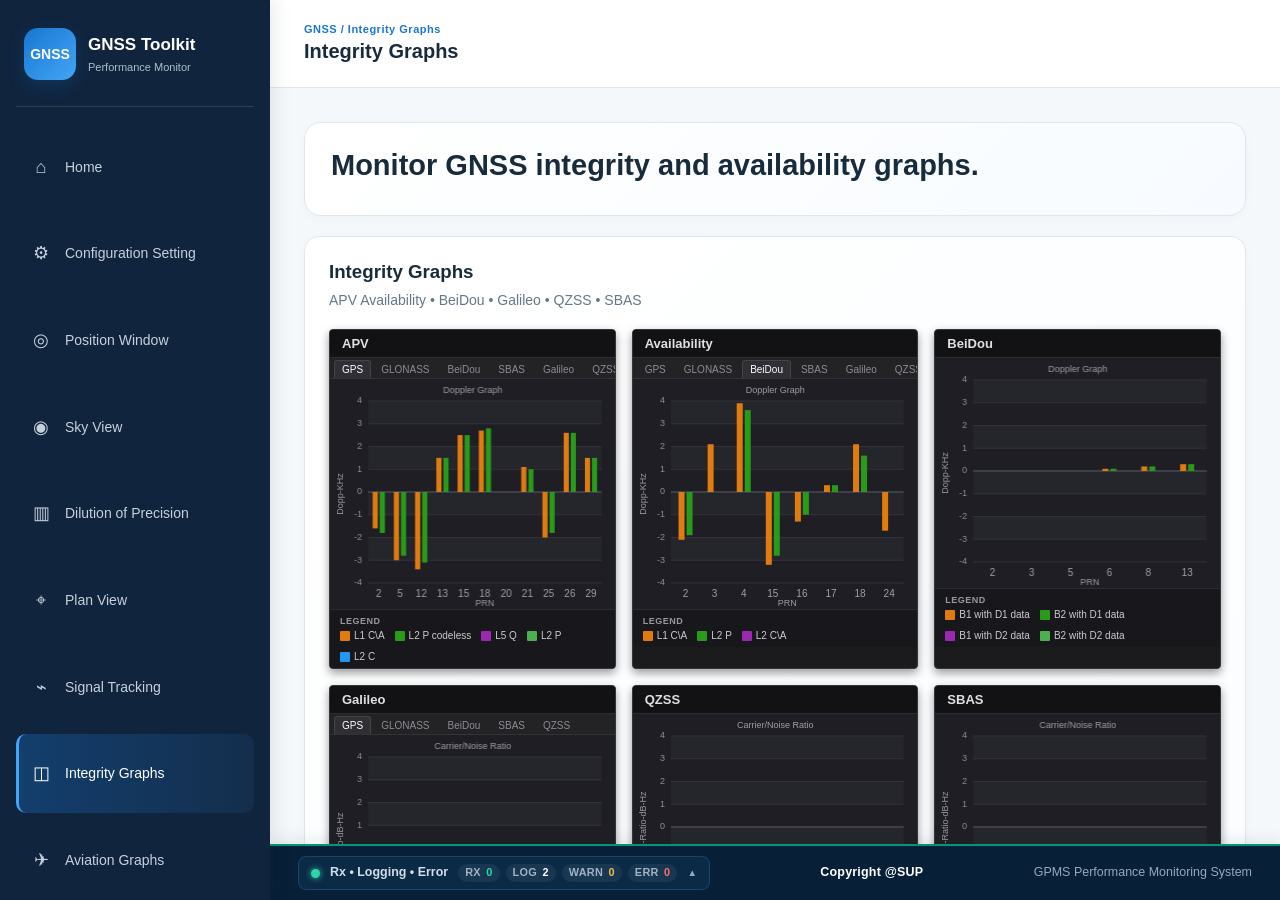
<file: GNSS-SYSTEM/pages/integrity.html>
<!DOCTYPE html>
<html lang="en">
<head>
  <meta charset="UTF-8">
  <meta name="viewport" content="width=device-width, initial-scale=1.0">
  <title>Integrity Graphs | GNSS Toolkit</title>
  <link rel="stylesheet" href="../assets/css/main.css">
  <link rel="stylesheet" href="../assets/css/rx-log.css">
  <script src="../assets/js/core/rx-logger.js"></script>

</head>
<body>
<div class="app-shell">
  <aside class="sidebar" id="sidebar">
    <div class="sidebar-brand">
      <div class="brand-mark">GNSS</div>
      <div><strong>GNSS Toolkit</strong><small>Performance Monitor</small></div>
    </div>
    <nav class="sidebar-nav">
      <a class="nav-item" href="../index.html"><span>⌂</span>Home</a>
      <a class="nav-item" href="configuration.html"><span>⚙</span>Configuration Setting</a>
      <a class="nav-item" href="position.html"><span>◎</span>Position Window</a>
      <a class="nav-item" href="sky-view.html"><span>◉</span>Sky View</a>
      <a class="nav-item" href="dop.html"><span>▥</span>Dilution of Precision</a>
      <a class="nav-item" href="plan-view.html"><span>⌖</span>Plan View</a>
      <a class="nav-item" href="signal-tracking.html"><span>⌁</span>Signal Tracking</a>
      <a class="nav-item active" href="integrity.html"><span>◫</span>Integrity Graphs</a>
      <a class="nav-item" href="aviation.html"><span>✈</span>Aviation Graphs</a>
    </nav>
  
  </aside>

  <main class="main-content">
    <header class="topbar">
      <button class="menu-btn" onclick="toggleSidebar()">☰</button>
      <div>
        <div class="breadcrumb">GNSS / Integrity Graphs</div>
        <h1>Integrity Graphs</h1>
      </div>
      <!-- <button class="exit-btn" onclick="handleExit()">Exit</button> -->
    </header>

    <div class="page-content">
      

      <div class="page-title">
       <h2>Monitor GNSS integrity and availability graphs.</h2>
      
      </div>

      <div class="panel">
        <h3>Integrity Graphs</h3>
        <p>APV Availability • BeiDou • Galileo • QZSS • SBAS</p>

        <!-- 6 GRAPHS SIDE-BY-SIDE GRID -->
        <div class="integrity-grid-container">

          <!-- 1. APV Graph -->
          <div class="graph-card">
            <div class="graph-card-header">APV</div>
            <div class="graph-card-tabs">
              <button class="graph-tab active">GPS</button>
              <button class="graph-tab">GLONASS</button>
              <button class="graph-tab">BeiDou</button>
              <button class="graph-tab">SBAS</button>
              <button class="graph-tab">Galileo</button>
              <button class="graph-tab">QZSS</button>
            </div>
            <div class="canvas-container">
              <canvas id="apvCanvas"></canvas>
            </div>
            <div class="graph-legend-box">
              <div class="legend-title">Legend</div>
              <div class="legend-items">
                <span class="legend-item"><span class="legend-swatch" style="background:#e07b10"></span>L1 C\A</span>
                <span class="legend-item"><span class="legend-swatch" style="background:#289c19"></span>L2 P codeless</span>
                <span class="legend-item"><span class="legend-swatch" style="background:#9c27b0"></span>L5 Q</span>
                <span class="legend-item"><span class="legend-swatch" style="background:#4caf50"></span>L2 P</span>
                <span class="legend-item"><span class="legend-swatch" style="background:#2196f3"></span>L2 C</span>
              </div>
            </div>
          </div>

          <!-- 2. Availability Graph -->
          <div class="graph-card">
            <div class="graph-card-header">Availability</div>
            <div class="graph-card-tabs">
              <button class="graph-tab">GPS</button>
              <button class="graph-tab">GLONASS</button>
              <button class="graph-tab active">BeiDou</button>
              <button class="graph-tab">SBAS</button>
              <button class="graph-tab">Galileo</button>
              <button class="graph-tab">QZSS</button>
            </div>
            <div class="canvas-container">
              <canvas id="availCanvas"></canvas>
            </div>
            <div class="graph-legend-box">
              <div class="legend-title">Legend</div>
              <div class="legend-items">
                <span class="legend-item"><span class="legend-swatch" style="background:#e07b10"></span>L1 C\A</span>
                <span class="legend-item"><span class="legend-swatch" style="background:#289c19"></span>L2 P</span>
                <span class="legend-item"><span class="legend-swatch" style="background:#9c27b0"></span>L2 C\A</span>
              </div>
            </div>
          </div>

          <!-- 3. BeiDou Graph -->
          <div class="graph-card">
            <div class="graph-card-header">BeiDou</div>
            <div class="canvas-container">
              <canvas id="beidouCanvas"></canvas>
            </div>
            <div class="graph-legend-box">
              <div class="legend-title">Legend</div>
              <div class="legend-items">
                <span class="legend-item"><span class="legend-swatch" style="background:#e07b10"></span>B1 with D1 data</span>
                <span class="legend-item"><span class="legend-swatch" style="background:#289c19"></span>B2 with D1 data</span>
                <span class="legend-item"><span class="legend-swatch" style="background:#9c27b0"></span>B1 with D2 data</span>
                <span class="legend-item"><span class="legend-swatch" style="background:#4caf50"></span>B2 with D2 data</span>
              </div>
            </div>
          </div>

          <!-- 4. Galileo Graph -->
          <div class="graph-card">
            <div class="graph-card-header">Galileo</div>
            <div class="graph-card-tabs">
              <button class="graph-tab active">GPS</button>
              <button class="graph-tab">GLONASS</button>
              <button class="graph-tab">BeiDou</button>
              <button class="graph-tab">SBAS</button>
              <button class="graph-tab">QZSS</button>
            </div>
            <div class="canvas-container">
              <canvas id="galileoCanvas"></canvas>
            </div>
            <div class="graph-legend-box">
              <div class="legend-title">Legend</div>
              <div class="legend-items">
                <span class="legend-item"><span class="legend-swatch" style="background:#e07b10"></span>E1-B</span>
                <span class="legend-item"><span class="legend-swatch" style="background:#289c19"></span>E5a-Q</span>
                <span class="legend-item"><span class="legend-swatch" style="background:#9c27b0"></span>E5b-I</span>
                <span class="legend-item"><span class="legend-swatch" style="background:#2196f3"></span>ALTBOC/Q</span>
              </div>
            </div>
          </div>

          <!-- 5. QZSS Graph -->
          <div class="graph-card">
            <div class="graph-card-header">QZSS</div>
            <div class="canvas-container">
              <canvas id="qzssCanvas"></canvas>
            </div>
            <div class="graph-legend-box">
              <div class="legend-title">Legend</div>
              <div class="legend-items">
                <span class="legend-item"><span class="legend-swatch" style="background:#e07b10"></span>L1 C/A</span>
                <span class="legend-item"><span class="legend-swatch" style="background:#289c19"></span>L2C</span>
                <span class="legend-item"><span class="legend-swatch" style="background:#9c27b0"></span>L5</span>
              </div>
            </div>
          </div>

          <!-- 6. SBAS Graph -->
          <div class="graph-card">
            <div class="graph-card-header">SBAS</div>
            <div class="canvas-container">
              <canvas id="sbasCanvas"></canvas>
            </div>
            <div class="graph-legend-box">
              <div class="legend-title">Legend</div>
              <div class="legend-items">
                <span class="legend-item"><span class="legend-swatch" style="background:#e07b10"></span>L1 C/A</span>
                <span class="legend-item"><span class="legend-swatch" style="background:#289c19"></span>L5</span>
              </div>
            </div>
          </div>

        </div>
      </div>

      <div class="bottom-navigation">

          <a
            class="bottom-nav-btn"
            href="../index.html">

            Home

          </a>


          <button
            class="bottom-nav-btn"
            onclick="history.back()">

            Back

          </button>

        </div>

    </div>

    <footer class="app-footer" id="appFooter">

        <button type="button" class="rx-toggle" id="rxToggle"
                aria-controls="rxPanel" aria-expanded="false"
                title="Open Rx • Logging • Error console (Alt+L)">
          <span class="rx-led" aria-hidden="true"></span>
          <span class="rx-toggle-label">Rx • Logging • Error</span>
          <span class="rx-counters" aria-hidden="true">
            <span class="rx-chip rx-chip-rx">RX <b data-rx-count="rx">0</b></span>
            <span class="rx-chip rx-chip-log">LOG <b data-rx-count="log">0</b></span>
            <span class="rx-chip rx-chip-warn">WARN <b data-rx-count="warn">0</b></span>
            <span class="rx-chip rx-chip-err">ERR <b data-rx-count="err">0</b></span>
          </span>
          <span class="rx-caret" aria-hidden="true">&#9650;</span>
        </button>

        <span class="app-footer-copy">Copyright @SUP</span>

        <span class="app-footer-name">GPMS Performance Monitoring System</span>

      </footer>
  </main>
</div>

<script src="../assets/js/core/app.js"></script>
<script src="../assets/js/pages/integrity.js"></script>
</body>
</html>
</file>
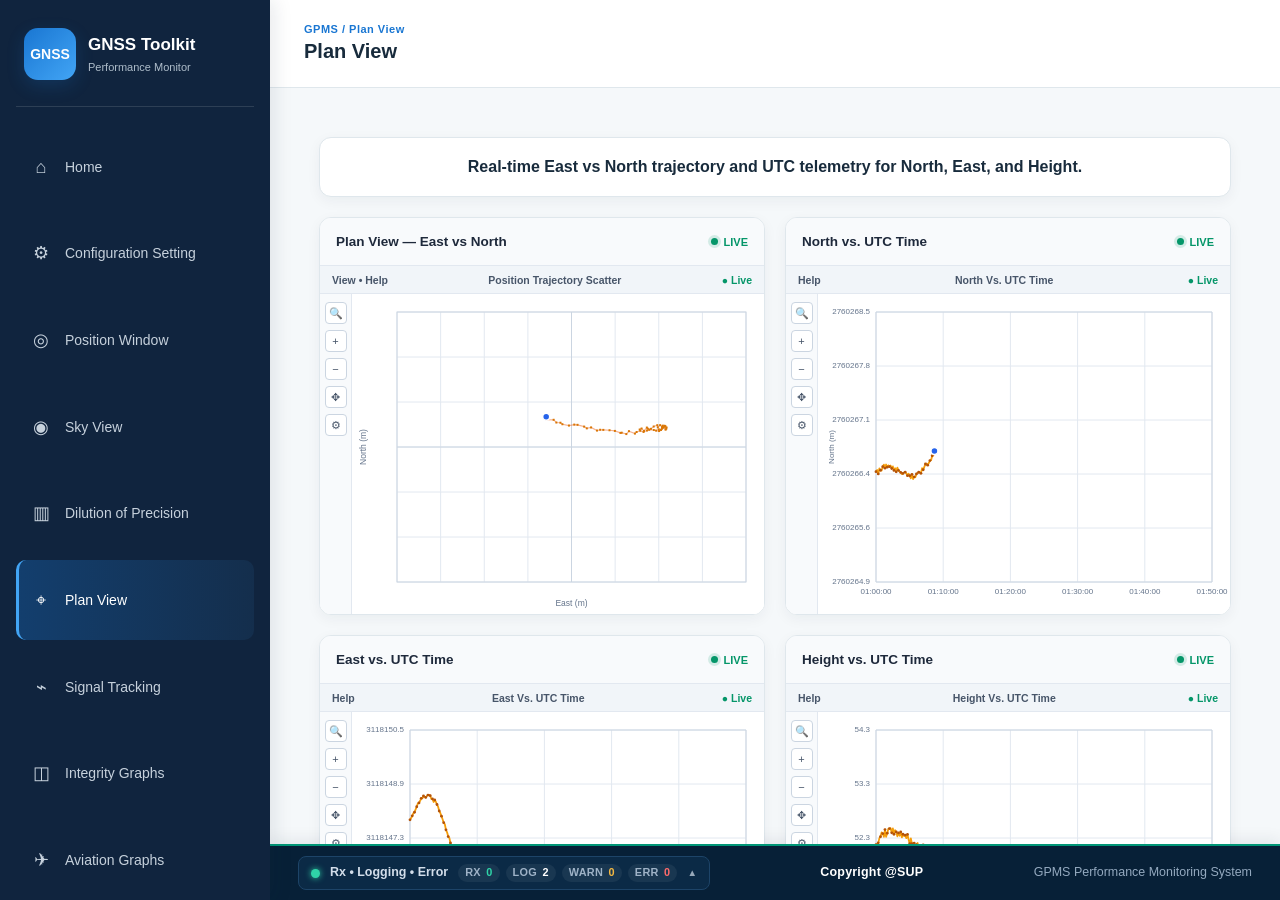
<file: GNSS-SYSTEM/pages/plan-view.html>
<!DOCTYPE html>
<html lang="en">
<head>
  <meta charset="UTF-8">
  <meta name="viewport" content="width=device-width, initial-scale=1.0">
  <title>Plan View | GNSS Toolkit</title>
  <link rel="stylesheet" href="../assets/css/main.css">
  <link rel="stylesheet" href="../assets/css/pages/plan-view.css">
  <link rel="stylesheet" href="../assets/css/rx-log.css">
  <script src="../assets/js/core/rx-logger.js"></script>

</head>

<body>
<div class="app-shell">

  <!-- SIDEBAR -->
  <aside class="sidebar" id="sidebar">
    <div class="sidebar-brand">
      <div class="brand-mark">GNSS</div>
      <div>
        <strong>GNSS Toolkit</strong>
        <small>Performance Monitor</small>
      </div>
    </div>

    <nav class="sidebar-nav">
      <a class="nav-item" href="../index.html"><span>⌂</span>Home</a>
      <a class="nav-item" href="configuration.html"><span>⚙</span>Configuration Setting</a>
      <a class="nav-item" href="position.html"><span>◎</span>Position Window</a>
      <a class="nav-item" href="sky-view.html"><span>◉</span>Sky View</a>
      <a class="nav-item" href="dop.html"><span>▥</span>Dilution of Precision</a>
      <a class="nav-item active" href="plan-view.html"><span>⌖</span>Plan View</a>
      <a class="nav-item" href="signal-tracking.html"><span>⌁</span>Signal Tracking</a>
      <a class="nav-item" href="integrity.html"><span>◫</span>Integrity Graphs</a>
      <a class="nav-item" href="aviation.html"><span>✈</span>Aviation Graphs</a>
    </nav>
  </aside>

  <!-- MAIN CONTENT -->
  <main class="main-content">

    <!-- TOPBAR -->
    <header class="topbar">
      <button class="menu-btn" onclick="toggleSidebar()">☰</button>
      <div>
        <div class="breadcrumb">GPMS / Plan View</div>
        <h1>Plan View</h1>
      </div>
      <!-- <button class="exit-btn" onclick="handleExit()">Exit</button> -->
    </header>

    <!-- PAGE CONTENT -->
    <div class="page-content">
      <div class="plan-view-container">

        <!-- TITLE PANEL -->
        <div class="plan-heading-card">
         
          <h4>Real-time East vs North trajectory and UTC telemetry for North, East, and Height.</h4>
        </div>

        <!-- 4 GRAPHS GRID (ALL WITH WHITE BACKGROUND) -->
        <div class="four-graphs-grid">

          <!-- 1. PLAN VIEW (EAST VS NORTH SCATTER) -->
          <div class="graph-card">
            <div class="graph-card-header">
              <h3>Plan View — East vs North</h3>
              <div class="graph-status">
                <span class="graph-status-dot"></span> LIVE
              </div>
            </div>
            <div class="chart-sci-bar">
              <span>View • Help</span>
              <span>Position Trajectory Scatter</span>
              <span style="color:#059669;">● Live</span>
            </div>
            <div class="chart-body-wrapper">
              <div class="chart-left-tools">
                <span title="Zoom Extents">🔍</span>
                <span title="Zoom In">+</span>
                <span title="Zoom Out">−</span>
                <span title="Pan">✥</span>
                <span title="Settings">⚙</span>
              </div>
              <div class="canvas-viewport">
                <canvas id="planCanvas"></canvas>
              </div>
            </div>
          </div>

          <!-- 2. NORTH VS UTC TIME -->
          <div class="graph-card">
            <div class="graph-card-header">
              <h3>North vs. UTC Time</h3>
              <div class="graph-status">
                <span class="graph-status-dot"></span> LIVE
              </div>
            </div>
            <div class="chart-sci-bar">
              <span>Help</span>
              <span>North Vs. UTC Time</span>
              <span style="color:#059669;">● Live</span>
            </div>
            <div class="chart-body-wrapper">
              <div class="chart-left-tools">
                <span title="Zoom Extents">🔍</span>
                <span title="Zoom In">+</span>
                <span title="Zoom Out">−</span>
                <span title="Pan">✥</span>
                <span title="Settings">⚙</span>
              </div>
              <div class="canvas-viewport">
                <canvas id="northCanvas"></canvas>
              </div>
            </div>
          </div>

          <!-- 3. EAST VS UTC TIME -->
          <div class="graph-card">
            <div class="graph-card-header">
              <h3>East vs. UTC Time</h3>
              <div class="graph-status">
                <span class="graph-status-dot"></span> LIVE
              </div>
            </div>
            <div class="chart-sci-bar">
              <span>Help</span>
              <span>East Vs. UTC Time</span>
              <span style="color:#059669;">● Live</span>
            </div>
            <div class="chart-body-wrapper">
              <div class="chart-left-tools">
                <span title="Zoom Extents">🔍</span>
                <span title="Zoom In">+</span>
                <span title="Zoom Out">−</span>
                <span title="Pan">✥</span>
                <span title="Settings">⚙</span>
              </div>
              <div class="canvas-viewport">
                <canvas id="eastCanvas"></canvas>
              </div>
            </div>
          </div>

          <!-- 4. HEIGHT VS UTC TIME -->
          <div class="graph-card">
            <div class="graph-card-header">
              <h3>Height vs. UTC Time</h3>
              <div class="graph-status">
                <span class="graph-status-dot"></span> LIVE
              </div>
            </div>
            <div class="chart-sci-bar">
              <span>Help</span>
              <span>Height Vs. UTC Time</span>
              <span style="color:#059669;">● Live</span>
            </div>
            <div class="chart-body-wrapper">
              <div class="chart-left-tools">
                <span title="Zoom Extents">🔍</span>
                <span title="Zoom In">+</span>
                <span title="Zoom Out">−</span>
                <span title="Pan">✥</span>
                <span title="Settings">⚙</span>
              </div>
              <div class="canvas-viewport">
                <canvas id="heightCanvas"></canvas>
              </div>
            </div>
          </div>

        </div>

      </div>

      <!-- BOTTOM NAVIGATION: BLUE HOME & BACK BUTTONS -->
       <div class="bottom-navigation">

            <a
              class="bottom-nav-btn"
              href="../index.html">

              Home

            </a>


            <button
              class="bottom-nav-btn"
              onclick="history.back()">

              Back

            </button>

          </div>


    </div>

    <!-- FOOTER -->
    <footer class="app-footer" id="appFooter">

        <button type="button" class="rx-toggle" id="rxToggle"
                aria-controls="rxPanel" aria-expanded="false"
                title="Open Rx • Logging • Error console (Alt+L)">
          <span class="rx-led" aria-hidden="true"></span>
          <span class="rx-toggle-label">Rx • Logging • Error</span>
          <span class="rx-counters" aria-hidden="true">
            <span class="rx-chip rx-chip-rx">RX <b data-rx-count="rx">0</b></span>
            <span class="rx-chip rx-chip-log">LOG <b data-rx-count="log">0</b></span>
            <span class="rx-chip rx-chip-warn">WARN <b data-rx-count="warn">0</b></span>
            <span class="rx-chip rx-chip-err">ERR <b data-rx-count="err">0</b></span>
          </span>
          <span class="rx-caret" aria-hidden="true">&#9650;</span>
        </button>

        <span class="app-footer-copy">Copyright @SUP</span>

        <span class="app-footer-name">GPMS Performance Monitoring System</span>

      </footer>

  </main>
</div>

<script src="../assets/js/core/app.js"></script>
<script src="../assets/js/pages/plan-view.js"></script>

</body>
</html>
</file>
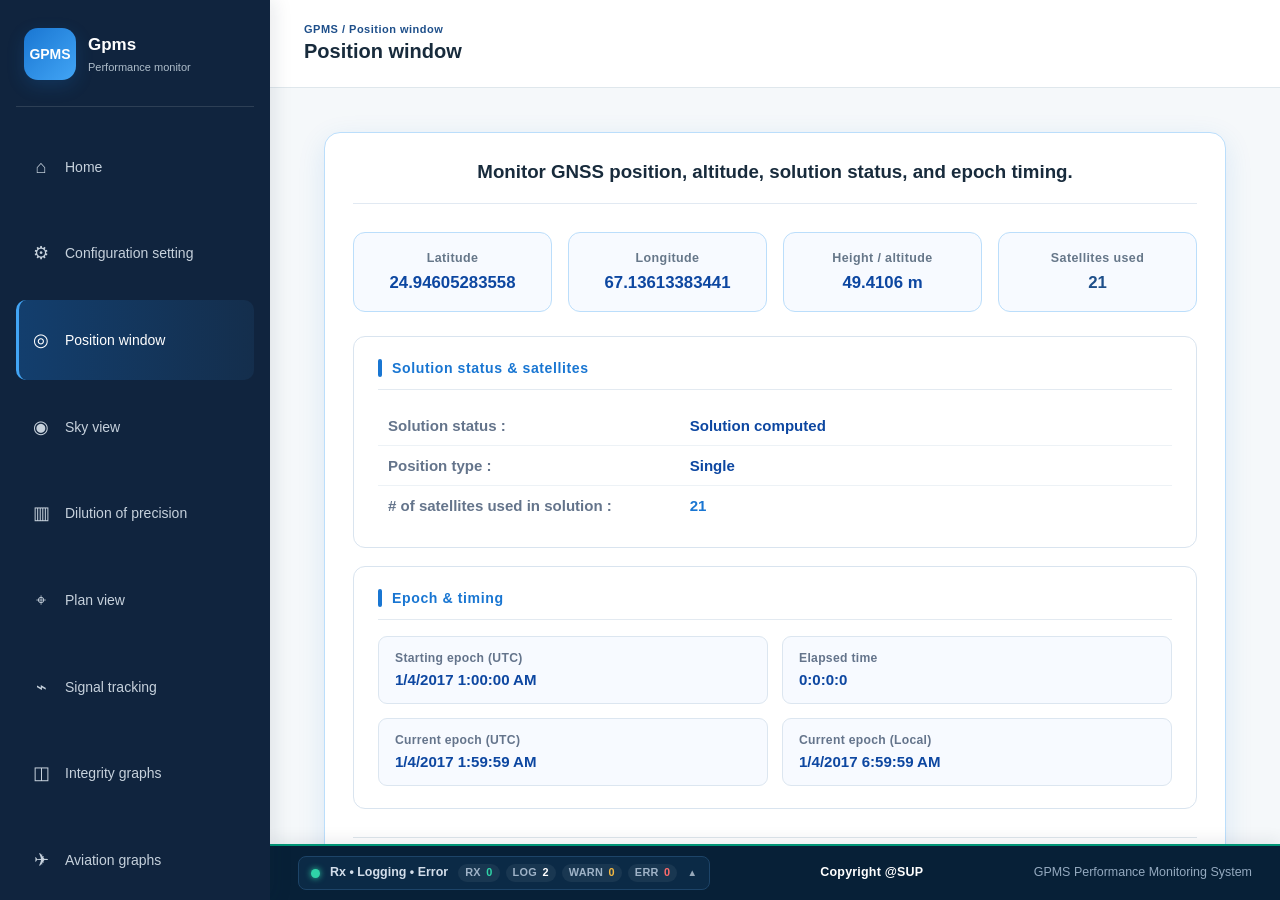
<file: GNSS-SYSTEM/pages/position.html>
<!DOCTYPE html>
<html lang="en">
<head>
  <meta charset="UTF-8">
  <meta name="viewport" content="width=device-width, initial-scale=1.0">
  <title>Position window</title>
  <link rel="stylesheet" href="../assets/css/main.css">
  <link rel="stylesheet" href="../assets/css/pages/position.css">
  <link rel="stylesheet" href="../assets/css/rx-log.css">
  <script src="../assets/js/core/rx-logger.js"></script>

</head>

<body>
  <div class="app-shell">

    <!-- Sidebar -->
    <aside class="sidebar" id="sidebar">
      <div class="sidebar-brand">
        <div class="brand-mark">GPMS</div>
        <div>
          <strong>Gpms</strong>
          <small>Performance monitor</small>
        </div>
      </div>

      <nav class="sidebar-nav">
        <a class="nav-item" href="../index.html">
          <span>⌂</span>Home
        </a>
        <a class="nav-item" href="configuration.html">
          <span>⚙</span>Configuration setting
        </a>
        <a class="nav-item active" href="position.html">
          <span>◎</span>Position window
        </a>
        <a class="nav-item" href="sky-view.html">
          <span>◉</span>Sky view
        </a>
        <a class="nav-item" href="dop.html">
          <span>▥</span>Dilution of precision
        </a>
        <a class="nav-item" href="plan-view.html">
          <span>⌖</span>Plan view
        </a>
        <a class="nav-item" href="signal-tracking.html">
          <span>⌁</span>Signal tracking
        </a>
        <a class="nav-item" href="integrity.html">
          <span>◫</span>Integrity graphs
        </a>
        <a class="nav-item" href="aviation.html">
          <span>✈</span>Aviation graphs
        </a>
      </nav>
    </aside>

    <!-- Main content -->
    <main class="main-content">

      <!-- Topbar -->
      <header class="topbar">
        <button class="menu-btn" onclick="toggleSidebar()">☰</button>
        <div>
          <div class="breadcrumb" style="color:#1e4f8a;">
            GPMS / Position window
          </div>
          <h1>Position window</h1>
        </div>
      </header>

      <!-- Page content -->
      <div class="page-content">
        <div class="position-wrapper">
          <div class="position-container">

            <!-- Page heading -->
            <div class="position-heading">
              <h3>Monitor GNSS position, altitude, solution status, and epoch timing.</h3>
            </div>

            <!-- Quick coordinate highlights -->
            <div class="stats-grid">
              <div class="stat">
                <span class="label">Latitude</span>
                <strong id="disp-lat">24.94605283558</strong>
              </div>

              <div class="stat">
                <span class="label">Longitude</span>
                <strong id="disp-lon">67.13613383441</strong>
              </div>

              <div class="stat">
                <span class="label">Height / altitude</span>
                <strong id="disp-height">49.4106 m</strong>
              </div>

              <div class="stat">
                <span class="label">Satellites used</span>
                <strong id="disp-sats" style="color:#1e4f8a;">21</strong>
              </div>
            </div>

            <!-- Position data sections -->
            <div class="pos-section">

              <!-- Solution status -->
              <div class="pos-card">
                <h4>Solution status &amp; satellites</h4>
                <table class="data-table">
                  <tbody>
                    <tr>
                      <td class="label">Solution status :</td>
                      <td class="value">Solution computed</td>
                      <td></td>
                    </tr>
                    <tr>
                      <td class="label">Position type :</td>
                      <td class="value">Single</td>
                      <td></td>
                    </tr>
                    <tr>
                      <td class="label"># of satellites used in solution :</td>
                      <td class="value highlight-val">21</td>
                      <td></td>
                    </tr>
                  </tbody>
                </table>
              </div>

              <!-- Epoch & timing -->
              <div class="pos-card">
                <h4>Epoch &amp; timing</h4>
                <div class="epoch-grid">
                  <div class="epoch-item">
                    <span class="label">Starting epoch (UTC)</span>
                    <strong>1/4/2017 1:00:00 AM</strong>
                  </div>

                  <div class="epoch-item">
                    <span class="label">Elapsed time</span>
                    <strong>0:0:0:0</strong>
                  </div>

                  <div class="epoch-item">
                    <span class="label">Current epoch (UTC)</span>
                    <strong>1/4/2017 1:59:59 AM</strong>
                  </div>

                  <div class="epoch-item">
                    <span class="label">Current epoch (Local)</span>
                    <strong>1/4/2017 6:59:59 AM</strong>
                  </div>
                </div>
              </div>

            </div>

            <!-- Bottom navigation -->
            <div class="bottom-navigation">
              <a class="bottom-nav-btn" href="../index.html">Home</a>
              <button class="bottom-nav-btn" onclick="history.back()">Back</button>
            </div>

          </div>
        </div>
      </div>

      <!-- Footer -->
      <footer class="app-footer" id="appFooter">

        <button type="button" class="rx-toggle" id="rxToggle"
                aria-controls="rxPanel" aria-expanded="false"
                title="Open Rx • Logging • Error console (Alt+L)">
          <span class="rx-led" aria-hidden="true"></span>
          <span class="rx-toggle-label">Rx • Logging • Error</span>
          <span class="rx-counters" aria-hidden="true">
            <span class="rx-chip rx-chip-rx">RX <b data-rx-count="rx">0</b></span>
            <span class="rx-chip rx-chip-log">LOG <b data-rx-count="log">0</b></span>
            <span class="rx-chip rx-chip-warn">WARN <b data-rx-count="warn">0</b></span>
            <span class="rx-chip rx-chip-err">ERR <b data-rx-count="err">0</b></span>
          </span>
          <span class="rx-caret" aria-hidden="true">&#9650;</span>
        </button>

        <span class="app-footer-copy">Copyright @SUP</span>

        <span class="app-footer-name">GPMS Performance Monitoring System</span>

      </footer>

    </main>
  </div>

  <script src="../assets/js/core/app.js"></script>
</body>
</html>
</file>
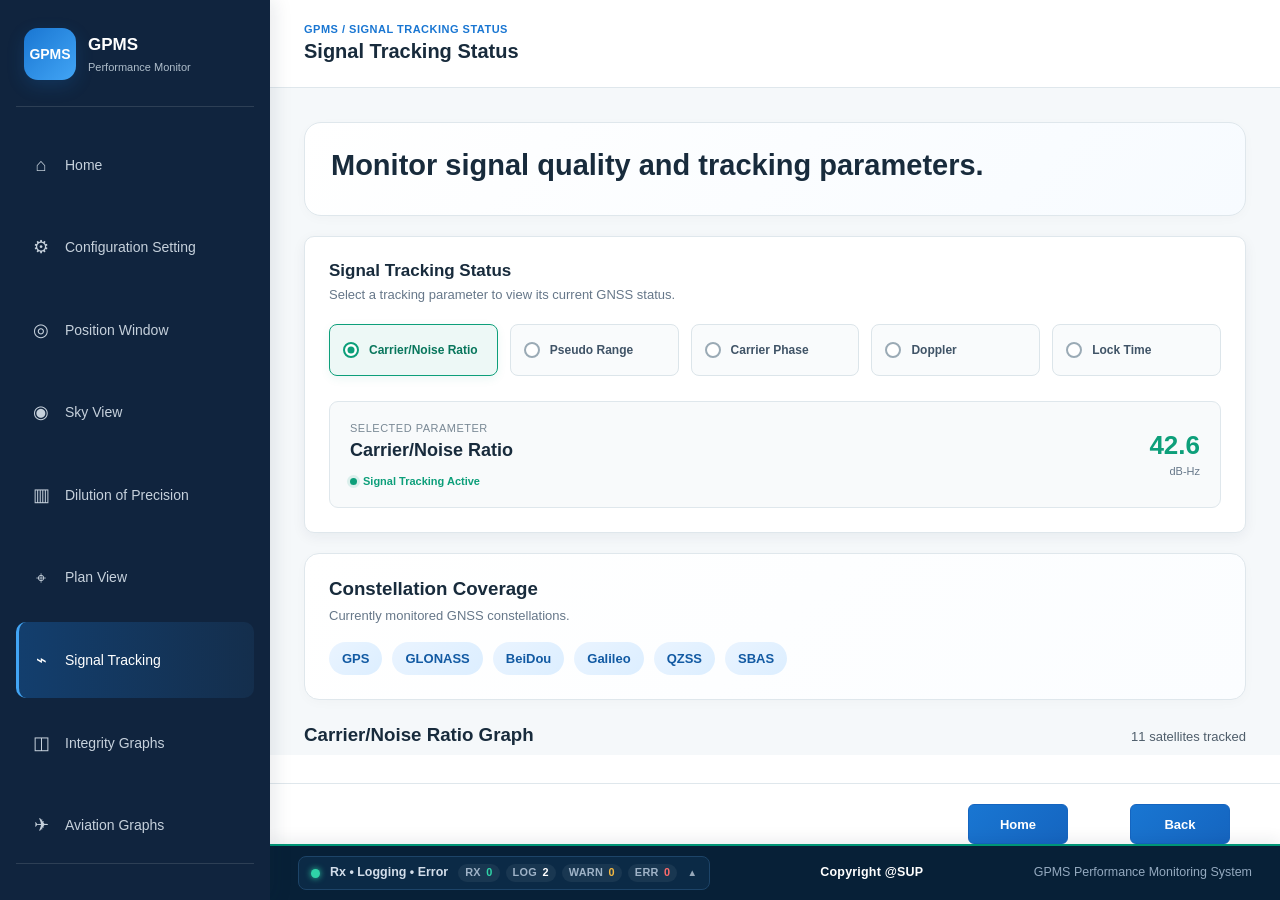
<file: GNSS-SYSTEM/pages/signal-tracking.html>
<!DOCTYPE html>
<html lang="en">

<head>

    <meta charset="UTF-8">

    <meta
        name="viewport"
        content="width=device-width, initial-scale=1.0">

    <title>Signal Tracking Status | GPMS</title>

    <link rel="stylesheet" href="../assets/css/main.css">
  <link rel="stylesheet" href="../assets/css/pages/signal-tracking.css">
  <link rel="stylesheet" href="../assets/css/rx-log.css">
  <script src="../assets/js/core/rx-logger.js"></script>

    <!-- =====================================================
         GRAPH STYLES (new - all classes prefixed "sg-")
         ===================================================== -->

</head>



<body>

<div class="app-shell">


    <!-- =====================================================
         SIDEBAR
         ===================================================== -->

    <aside class="sidebar" id="sidebar">

        <div class="sidebar-brand">

            <div class="brand-mark">
                GPMS
            </div>

            <div>

                <strong>GPMS</strong>

                <small>
                    Performance Monitor
                </small>

            </div>

        </div>


        <!-- SIDEBAR NAVIGATION -->

        <nav class="sidebar-nav">

            <a
                class="nav-item"
                href="../index.html">

                <span>⌂</span>

                <label>
                    Home
                </label>

            </a>


            <a
                class="nav-item"
                href="configuration.html">

                <span>⚙</span>

                <label>
                    Configuration Setting
                </label>

            </a>


            <a
                class="nav-item"
                href="position.html">

                <span>◎</span>

                <label>
                    Position Window
                </label>

            </a>


            <a
                class="nav-item"
                href="sky-view.html">

                <span>◉</span>

                <label>
                    Sky View
                </label>

            </a>


            <a
                class="nav-item"
                href="dop.html">

                <span>▥</span>

                <label>
                    Dilution of Precision
                </label>

            </a>


            <a
                class="nav-item"
                href="plan-view.html">

                <span>⌖</span>

                <label>
                    Plan View
                </label>

            </a>


            <a
                class="nav-item active"
                href="signal-tracking.html">

                <span>⌁</span>

                <label>
                    Signal Tracking
                </label>

            </a>


            <a
                class="nav-item"
                href="integrity.html">

                <span>◫</span>

                <label>
                    Integrity Graphs
                </label>

            </a>


            <a
                class="nav-item"
                href="aviation.html">

                <span>✈</span>

                <label>
                    Aviation Graphs
                </label>

            </a>

        </nav>


        <div class="sidebar-footer"></div>

    </aside>



    <!-- =====================================================
         MAIN CONTENT
         ===================================================== -->

    <main class="main-content">


        <!-- TOP BAR -->

        <header class="topbar">

            <button
                class="menu-btn"
                onclick="toggleSidebar()"
                aria-label="Open navigation">

                ☰

            </button>


            <div class="topbar-title">

                <div class="breadcrumb">
                    GPMS / SIGNAL TRACKING STATUS
                </div>

                <h1>
                    Signal Tracking Status
                </h1>

            </div>


            <!-- <button
                class="exit-btn"
                onclick="handleExit()">

                Exit

            </button> -->

        </header>



        <!-- =================================================
             PAGE CONTENT
             ================================================= -->

        <div class="page-content">


            <!-- PAGE TITLE -->

            <div class="page-title">

               <h2> Monitor signal quality and tracking parameters.
                </h2>

              

            </div>



            <!-- =================================================
                 SIGNAL TRACKING
                 ================================================= -->

            <div class="tracking-container">


                <!-- TRACKING PANEL -->

                <div class="tracking-panel">

                    <h3>
                        Signal Tracking Status
                    </h3>


                    <p class="tracking-description">
                        Select a tracking parameter to view its
                        current GNSS status.
                    </p>



                    <!-- RADIO OPTIONS -->

                    <div class="tracking-options">


                        <!-- CNR -->

                        <div class="tracking-option">

                            <input
                                type="radio"
                                name="trackingParameter"
                                id="cnr"
                                value="cnr"
                                checked
                                onchange="changeTrackingParameter('cnr')">


                            <label for="cnr">

                                <span class="radio-circle"></span>

                                Carrier/Noise Ratio

                            </label>

                        </div>



                        <!-- PSEUDO RANGE -->

                        <div class="tracking-option">

                            <input
                                type="radio"
                                name="trackingParameter"
                                id="pseudo"
                                value="pseudo"
                                onchange="changeTrackingParameter('pseudo')">


                            <label for="pseudo">

                                <span class="radio-circle"></span>

                                Pseudo Range

                            </label>

                        </div>



                        <!-- CARRIER PHASE -->

                        <div class="tracking-option">

                            <input
                                type="radio"
                                name="trackingParameter"
                                id="carrier"
                                value="carrier"
                                onchange="changeTrackingParameter('carrier')">


                            <label for="carrier">

                                <span class="radio-circle"></span>

                                Carrier Phase

                            </label>

                        </div>



                        <!-- DOPPLER -->

                        <div class="tracking-option">

                            <input
                                type="radio"
                                name="trackingParameter"
                                id="doppler"
                                value="doppler"
                                onchange="changeTrackingParameter('doppler')">


                            <label for="doppler">

                                <span class="radio-circle"></span>

                                Doppler

                            </label>

                        </div>



                        <!-- LOCK TIME -->

                        <div class="tracking-option">

                            <input
                                type="radio"
                                name="trackingParameter"
                                id="lock"
                                value="lock"
                                onchange="changeTrackingParameter('lock')">


                            <label for="lock">

                                <span class="radio-circle"></span>

                                Lock Time

                            </label>

                        </div>

                    </div>



                    <!-- ACTIVE PARAMETER -->

                    <div class="tracking-display">


                        <div class="tracking-current">

                            <span class="tracking-current-label">
                                Selected Parameter
                            </span>


                            <span
                                class="tracking-current-name"
                                id="parameterName">

                                Carrier/Noise Ratio

                            </span>


                            <span class="tracking-status">

                                <span
                                    class="tracking-status-dot">
                                </span>

                                Signal Tracking Active

                            </span>

                        </div>



                        <div class="tracking-value">

                            <strong id="parameterValue">
                                42.6
                            </strong>

                            <small id="parameterUnit">
                                dB-Hz
                            </small>

                        </div>

                    </div>

                </div>



                <!-- =================================================
                     CONSTELLATION COVERAGE
                     ================================================= -->

                <div class="panel constellation-panel">

                    <h3>
                        Constellation Coverage
                    </h3>


                    <p>
                        Currently monitored GNSS constellations.
                    </p>


                    <div class="chips">

                        <span class="chip">
                            GPS
                        </span>

                        <span class="chip">
                            GLONASS
                        </span>

                        <span class="chip">
                            BeiDou
                        </span>

                        <span class="chip">
                            Galileo
                        </span>

                        <span class="chip">
                            QZSS
                        </span>

                        <span class="chip">
                            SBAS
                        </span>

                    </div>

                </div>

            </div>



            <!-- =================================================
                 NEW: SIGNAL GRAPH (changes with the radio button)
                 ================================================= -->

            <div class="sg-section">

                <div class="sg-header">

                    <h3 id="sgHeading">
                        Carrier/Noise Ratio Graph
                    </h3>

                    <span class="sg-summary" id="sgSummary"></span>

                </div>


                <!-- CONSTELLATION TABS -->

                <div class="sg-tabs" id="sgTabs" role="tablist"></div>


                <!-- WHITE GRAPH BOX -->

                <div class="sg-chart-box">

                    <div class="sg-chart-title" id="sgChartTitle"></div>

                    <div class="sg-svg-wrap" id="sgChart"></div>

                    <div class="sg-legend" id="sgLegend"></div>

                </div>

            </div>

        </div>



        <!-- =====================================================
             BOTTOM HOME / BACK BUTTONS
             ===================================================== -->

         <div class="bottom-navigation">

            <a
              class="bottom-nav-btn"
              href="../index.html">

              Home

            </a>


            <button
              class="bottom-nav-btn"
              onclick="history.back()">

              Back

            </button>

          </div>



        <!-- =====================================================
             FOOTER
             ===================================================== -->

        <footer class="app-footer" id="appFooter">

        <button type="button" class="rx-toggle" id="rxToggle"
                aria-controls="rxPanel" aria-expanded="false"
                title="Open Rx • Logging • Error console (Alt+L)">
          <span class="rx-led" aria-hidden="true"></span>
          <span class="rx-toggle-label">Rx • Logging • Error</span>
          <span class="rx-counters" aria-hidden="true">
            <span class="rx-chip rx-chip-rx">RX <b data-rx-count="rx">0</b></span>
            <span class="rx-chip rx-chip-log">LOG <b data-rx-count="log">0</b></span>
            <span class="rx-chip rx-chip-warn">WARN <b data-rx-count="warn">0</b></span>
            <span class="rx-chip rx-chip-err">ERR <b data-rx-count="err">0</b></span>
          </span>
          <span class="rx-caret" aria-hidden="true">&#9650;</span>
        </button>

        <span class="app-footer-copy">Copyright @SUP</span>

        <span class="app-footer-name">GPMS Performance Monitoring System</span>

      </footer>


    </main>

</div>



<!-- =========================================================
     MAIN JAVASCRIPT
     ========================================================= -->

<script src="../assets/js/core/app.js"></script>



<!-- =========================================================
     SIGNAL TRACKING JAVASCRIPT
     ========================================================= -->

<script src="../assets/js/pages/signal-tracking.js"></script>



<!-- =========================================================
     NEW: GRAPH RENDERING (plain SVG, no external libraries)
     ========================================================= -->




</body>

</html>
</file>
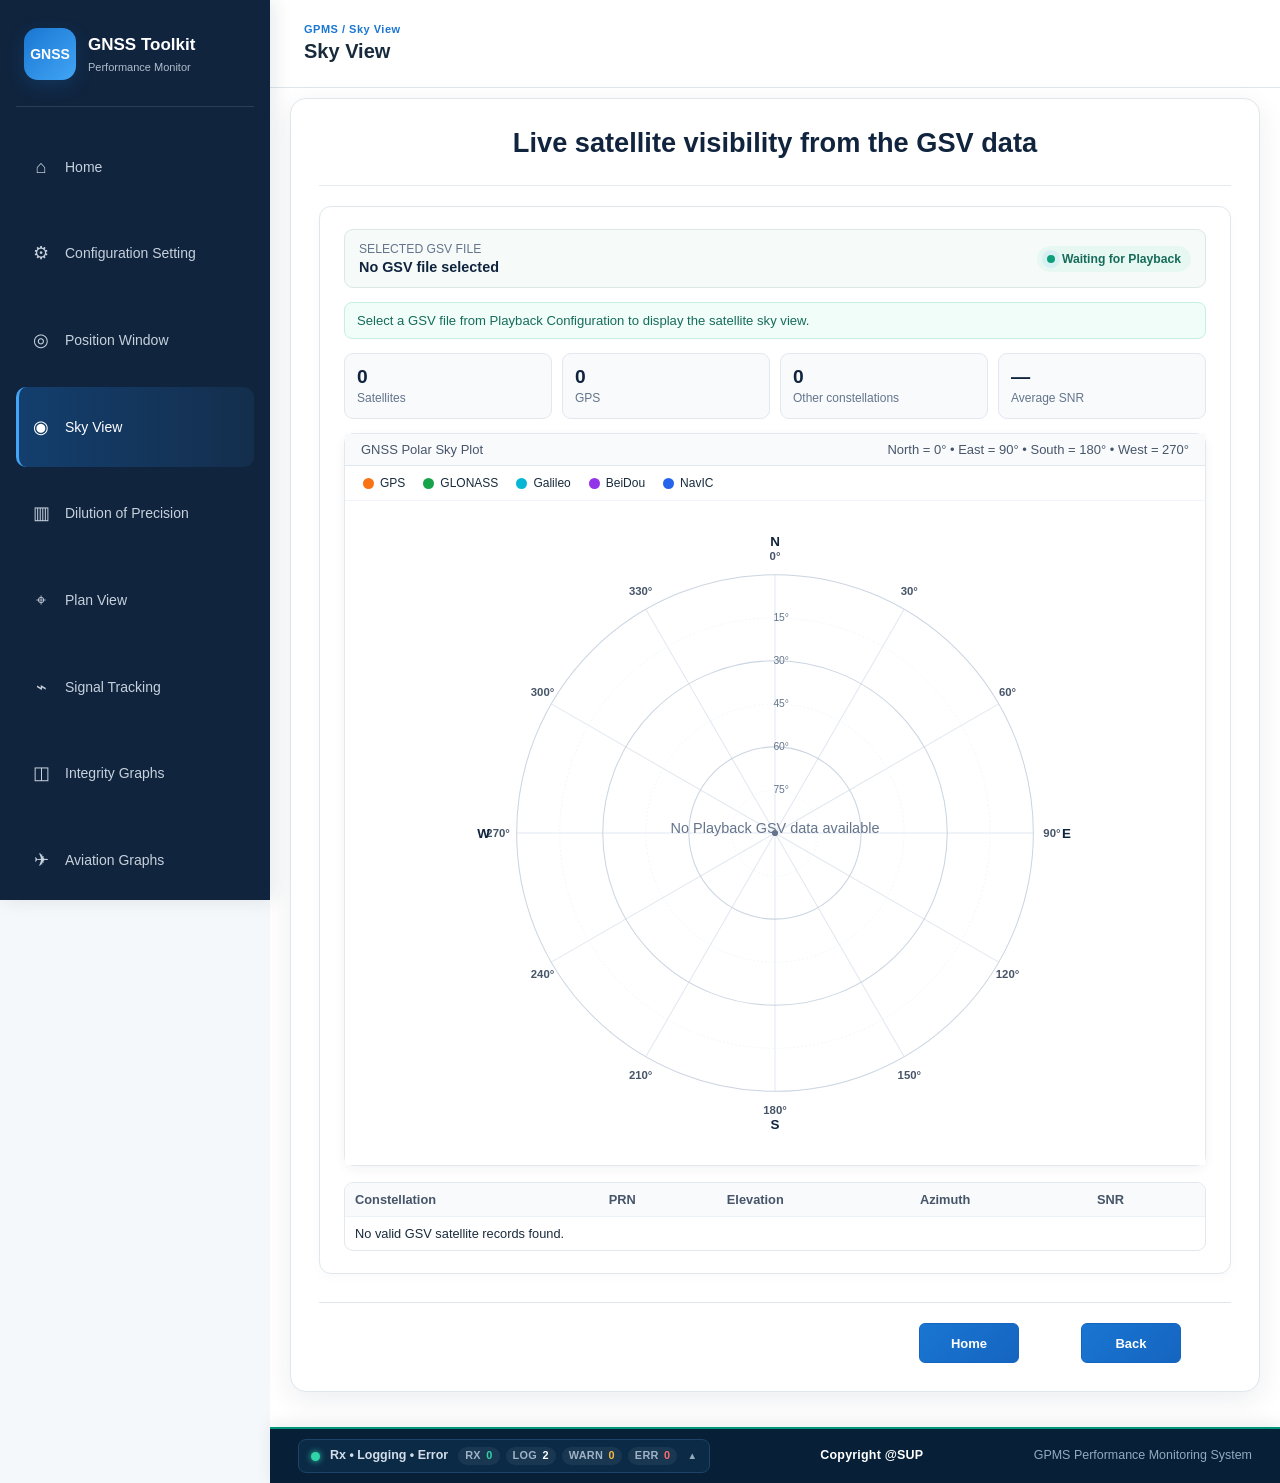
<file: GNSS-SYSTEM/pages/sky-view.html>
<!DOCTYPE html>
<html lang="en">

<head>
  <meta charset="UTF-8">
  <meta name="viewport" content="width=device-width, initial-scale=1.0">

  <title>Sky View | GNSS Toolkit</title>

  <link rel="stylesheet" href="../assets/css/main.css">
  <link rel="stylesheet" href="../assets/css/pages/sky-view.css">
  <link rel="stylesheet" href="../assets/css/rx-log.css">
  <script src="../assets/js/core/rx-logger.js"></script>

</head>

<body>

  <div class="app-shell">

    <!-- =========================================================
         SIDEBAR
    ========================================================== -->

    <aside class="sidebar" id="sidebar">

      <div class="sidebar-brand">

        <div class="brand-mark">
          GNSS
        </div>

        <div>
          <strong>GNSS Toolkit</strong>
          <small>Performance Monitor</small>
        </div>

      </div>

      <nav class="sidebar-nav">

        <a class="nav-item" href="../index.html">
          <span>⌂</span>
          Home
        </a>

        <a class="nav-item" href="configuration.html">
          <span>⚙</span>
          Configuration Setting
        </a>

        <a class="nav-item" href="position.html">
          <span>◎</span>
          Position Window
        </a>

        <a class="nav-item active" href="sky-view.html">
          <span>◉</span>
          Sky View
        </a>

        <a class="nav-item" href="dop.html">
          <span>▥</span>
          Dilution of Precision
        </a>

        <a class="nav-item" href="plan-view.html">
          <span>⌖</span>
          Plan View
        </a>

        <a class="nav-item" href="signal-tracking.html">
          <span>⌁</span>
          Signal Tracking
        </a>

        <a class="nav-item" href="integrity.html">
          <span>◫</span>
          Integrity Graphs
        </a>

        <a class="nav-item" href="aviation.html">
          <span>✈</span>
          Aviation Graphs
        </a>

      </nav>

    </aside>


    <!-- =========================================================
         MAIN CONTENT
    ========================================================== -->

    <main class="main-content">

      <!-- TOPBAR -->

      <header class="topbar">

        <button
          class="menu-btn"
          onclick="toggleSidebar()">
          ☰
        </button>

        <div>

          <div class="breadcrumb">
            GPMS / Sky View
          </div>

          <h1>
            Sky View
          </h1>

        </div>

      </header>


      <!-- =====================================================
           SKY VIEW PAGE
      ====================================================== -->

      <div class="sky-view-wrapper">

        <div class="sky-view-container">

          <!-- HEADING -->

          <div class="sky-view-heading">

            <h3>
              Live satellite visibility from the GSV data
            </h3>

          </div>


          <!-- DATA PANEL -->

          <div class="panel">

            <!-- SELECTED FILE -->

            <div class="data-source">

              <div>

                <div class="source-label">
                  SELECTED GSV FILE
                </div>

                <div
                  class="source-file"
                  id="fileName">
                  No GSV file selected
                </div>

              </div>

              <div class="source-status">

                <span class="status-dot"></span>

                <span id="connectionStatus">
                  Waiting for Playback
                </span>

              </div>

            </div>


            <!-- STATUS -->

            <div
              class="status-box"
              id="statusBox">

              Select a GSV file from Playback Configuration
              to display the satellite sky view.

            </div>


            <!-- =================================================
                 STATISTICS
            ================================================== -->

            <div class="stats">

              <div class="stat-card">

                <strong id="totalSat">
                  0
                </strong>

                <span>
                  Satellites
                </span>

              </div>


              <div class="stat-card">

                <strong id="gpsCount">
                  0
                </strong>

                <span>
                  GPS
                </span>

              </div>


              <div class="stat-card">

                <strong id="multiCount">
                  0
                </strong>

                <span>
                  Other constellations
                </span>

              </div>


              <div class="stat-card">

                <strong id="avgSnr">
                  —
                </strong>

                <span>
                  Average SNR
                </span>

              </div>

            </div>


            <!-- =================================================
                 POLAR SKY PLOT
            ================================================== -->

            <div class="sky-plot-wrapper">

              <div class="sky-plot-menubar">

                <span>
                  GNSS Polar Sky Plot
                </span>

                <span>
                  North = 0° • East = 90° • South = 180° • West = 270°
                </span>

              </div>


              <!-- LEGEND -->

              <div class="sky-plot-legend">

                <span class="legend-item">
                  <span class="dot dot-gps"></span>
                  GPS
                </span>

                <span class="legend-item">
                  <span class="dot dot-glonass"></span>
                  GLONASS
                </span>

                <span class="legend-item">
                  <span class="dot dot-galileo"></span>
                  Galileo
                </span>

                <span class="legend-item">
                  <span class="dot dot-beidou"></span>
                  BeiDou
                </span>

                <span class="legend-item">
                  <span class="dot dot-navic"></span>
                  NavIC
                </span>

              </div>


              <!-- GRAPH -->

              <div class="sky-plot-canvas">

                <svg
                  id="skyPlot"
                  viewBox="0 0 600 600"
                  aria-label="GNSS satellite polar sky plot">
                </svg>

              </div>

            </div>


            <!-- =================================================
                 SATELLITE TABLE
            ================================================== -->

            <div class="sat-table-wrap">

              <table class="sat-table">

                <thead>

                  <tr>

                    <th>
                      Constellation
                    </th>

                    <th>
                      PRN
                    </th>

                    <th>
                      Elevation
                    </th>

                    <th>
                      Azimuth
                    </th>

                    <th>
                      SNR
                    </th>

                  </tr>

                </thead>

                <tbody id="satelliteTable">

                  <tr>

                    <td colspan="5">
                      No Playback GSV data loaded.
                    </td>

                  </tr>

                </tbody>

              </table>

            </div>

          </div>


          <!-- =====================================================
               BOTTOM NAVIGATION
          ====================================================== -->

          <div class="bottom-navigation">

            <a
              class="bottom-nav-btn"
              href="../index.html">

              Home

            </a>


            <button
              class="bottom-nav-btn"
              onclick="history.back()">

              Back

            </button>

          </div>


        </div>

      </div>


      <!-- =======================================================
           FOOTER
      ======================================================== -->

      <footer class="app-footer" id="appFooter">

        <button type="button" class="rx-toggle" id="rxToggle"
                aria-controls="rxPanel" aria-expanded="false"
                title="Open Rx • Logging • Error console (Alt+L)">
          <span class="rx-led" aria-hidden="true"></span>
          <span class="rx-toggle-label">Rx • Logging • Error</span>
          <span class="rx-counters" aria-hidden="true">
            <span class="rx-chip rx-chip-rx">RX <b data-rx-count="rx">0</b></span>
            <span class="rx-chip rx-chip-log">LOG <b data-rx-count="log">0</b></span>
            <span class="rx-chip rx-chip-warn">WARN <b data-rx-count="warn">0</b></span>
            <span class="rx-chip rx-chip-err">ERR <b data-rx-count="err">0</b></span>
          </span>
          <span class="rx-caret" aria-hidden="true">&#9650;</span>
        </button>

        <span class="app-footer-copy">Copyright @SUP</span>

        <span class="app-footer-name">GPMS Performance Monitoring System</span>

      </footer>

    </main>

  </div>


  <!-- =========================================================
       MAIN APP JAVASCRIPT
  ========================================================== -->

  <script src="../assets/js/core/app.js"></script>


  <script src="../assets/js/pages/sky-view.js"></script>

</body>

</html>
</file>
<file: GNSS-SYSTEM/assets/css/main.css>
/* =========================================
   GLOBAL RESET
   ========================================= */

* {
    margin: 0;
    padding: 0;
    box-sizing: border-box;
    font-family:
        Arial,
        Helvetica,
        sans-serif;
}


/* =========================================
   ROOT COLORS
   ========================================= */

:root {
    --blue: #1976d2;
    --blue-dark: #125aa3;
    --blue-light: #42a5f5;
    --navy: #10243e;

    --text: #182b3c;
    --muted: #667789;
    --line: #dfe7ec;
    --bg: #f5f8fa;
    --white: #ffffff;

    --sidebar-text: #c6d1dc;
    --sidebar-muted: #aebdca;
}


/* =========================================
   BODY
   ========================================= */

html {
    scroll-behavior: smooth;
}

body {
    background: var(--bg);
    color: var(--text);
    min-height: 100vh;
    overflow-x: hidden;
}


/* =========================================
   LINKS
   ========================================= */

a {
    text-decoration: none;
    color: inherit;
}


/* =========================================
   APP SHELL
   ========================================= */

.app-shell {
    display: flex;
    min-height: 100vh;
    width: 100%;
}


/* =========================================
   SIDEBAR
   ========================================= */

.sidebar {

    width: 270px;

    height: 100vh;

    background: var(--navy);

    color: #ffffff;

    position: fixed;

    left: 0;

    top: 0;

    bottom: 0;

    z-index: 100;

    padding: 24px 16px 0;

    display: flex;

    flex-direction: column;

    /*
       SIDEBAR IS FIXED
       NO SCROLLING
    */
    overflow: hidden;

    box-shadow:
        4px 0 18px rgba(16, 36, 62, .10);
}


/* =========================================
   SIDEBAR BRAND
   ========================================= */

.sidebar-brand {

    display: flex;

    align-items: center;

    gap: 12px;

    padding: 4px 8px 26px;

    border-bottom:
        1px solid rgba(255,255,255,.12);

    flex-shrink: 0;
}


.brand-mark {

    width: 52px;

    height: 52px;

    min-width: 52px;

    border-radius: 14px;

    background:
        linear-gradient(
            135deg,
            #1976d2,
            #42a5f5
        );

    display: grid;

    place-items: center;

    font-weight: 800;

    font-size: 14px;

    box-shadow:
        0 6px 18px rgba(25,118,210,.20);
}


.sidebar-brand strong {

    display: block;

    font-size: 17px;

    line-height: 1.3;
}


.sidebar-brand small {

    display: block;

    color: var(--sidebar-muted);

    margin-top: 4px;

    font-size: 11px;

    line-height: 1.3;
}


/* =========================================
   SIDEBAR NAVIGATION
   ========================================= */

.sidebar-nav {

    padding-top: 20px;

    display: grid;

    gap: 7px;

    /*
       Navigation remains inside the fixed sidebar.
       It does NOT create a scrollbar.
    */
    flex: 1;

    min-height: 0;

    overflow: hidden;
}


/* =========================================
   NAVIGATION ITEM
   ========================================= */

.nav-item {

    display: flex;

    align-items: center;

    gap: 12px;

    padding: 13px 13px;

    border-radius: 10px;

    color: var(--sidebar-text);

    font-size: 14px;

    text-decoration: none;

    transition:
        background .2s ease,
        color .2s ease,
        transform .2s ease;

    min-height: 44px;

    flex-shrink: 0;
}


.nav-item span {

    width: 24px;

    min-width: 24px;

    text-align: center;

    font-size: 18px;

    line-height: 1;
}


.nav-item label {

    cursor: pointer;

    line-height: 1.3;

    white-space: nowrap;
}


/* =========================================
   BLUE HOVER
   ========================================= */

.nav-item:hover {

    background:
        linear-gradient(
            90deg,
            rgba(25,118,210,.22),
            rgba(66,165,245,.07)
        );

    color: #ffffff;

    transform:
        translateX(2px);
}


/* =========================================
   BLUE ACTIVE
   ========================================= */

.nav-item.active {

    background:
        linear-gradient(
            90deg,
            rgba(25,118,210,.32),
            rgba(66,165,245,.08)
        );

    color: #ffffff;

    border-left:
        3px solid #42a5f5;

    padding-left: 10px;
}


/* =========================================
   SIDEBAR FOOTER
   ========================================= */

.sidebar-footer {

    flex-shrink: 0;

    min-height: 25px;

    height: 25px;
}


/* =========================================
   COMPLETELY REMOVE SIDEBAR SCROLLBAR
   ========================================= */

/* Chrome / Edge / Safari */

.sidebar::-webkit-scrollbar,
.sidebar-nav::-webkit-scrollbar {

    display: none;

    width: 0;

    height: 0;
}


/* Firefox */

.sidebar,
.sidebar-nav {

    scrollbar-width: none;
}


/* =========================================
   PREVENT HORIZONTAL SIDEBAR SCROLLING
   ========================================= */

.sidebar {

    overflow-x: hidden;

    overflow-y: hidden;
}


/* =========================================
   IMPORTANT
   SIDEBAR NEVER MOVES OR SCROLLS
   ========================================= */

.sidebar {

    position: fixed;

    top: 0;

    left: 0;

    bottom: 0;

    height: 100vh;
}


/* =========================================
   SIDEBAR FOOTER
   ========================================= */

.sidebar-footer {
    margin-top: auto;

    padding: 16px 8px 20px;

    border-top:
        1px solid rgba(255,255,255,.12);

    background: var(--navy);

    flex-shrink: 0;
}


.sidebar-status {
    display: flex;

    align-items: center;

    gap: 8px;

    color: #c6d1dc;

    font-size: 12px;

    font-weight: 600;
}


.sidebar-copyright {
    margin-top: 8px;

    color: #71869a;

    font-size: 9px;

    letter-spacing: .2px;
}


.status-light {
    display: inline-block;

    width: 9px;
    height: 9px;

    min-width: 9px;

    background:
        linear-gradient(
            135deg,
            #1976d2,
            #42a5f5
        );

    border-radius: 50%;

    box-shadow:
        0 0 0 4px rgba(66,165,245,.10);
}


/* =========================================
   MAIN CONTENT
   ========================================= */

.main-content {
    margin-left: 270px;

    width:
        calc(100% - 270px);

    min-width: 0;

    min-height: 100vh;

    display: flex;

    flex-direction: column;

    background: var(--bg);

    overflow-x: hidden;
}


/* =========================================
   TOP BAR
   ========================================= */

.topbar {
    min-height: 88px;

    background: #ffffff;

    border-bottom:
        1px solid var(--line);

    display: flex;

    align-items: center;

    justify-content: space-between;

    padding: 16px 34px;

    gap: 16px;

    flex-shrink: 0;
}


.topbar-title {
    margin-right: auto;

    min-width: 0;
}


.breadcrumb {
    font-size: 11px;

    color: var(--blue);

    font-weight: 700;

    letter-spacing: .5px;

    margin-bottom: 3px;
}


.topbar h1 {
    font-size: 20px;

    margin-top: 2px;

    line-height: 1.3;
}


/* =========================================
   MENU BUTTON
   ========================================= */

.menu-btn {
    display: none;

    border: 0;

    background: #eaf3fc;

    color: var(--navy);

    border-radius: 8px;

    padding: 9px 12px;

    cursor: pointer;

    font-size: 17px;

    flex-shrink: 0;
}


.menu-btn:hover {
    background: #dcecff;
}


/* =========================================
   THEME BUTTON
   ========================================= */

.theme-toggle {
    border:
        1px solid var(--line);

    background: #ffffff;

    color: var(--text);

    padding: 10px 14px;

    border-radius: 9px;

    cursor: pointer;

    display: flex;

    align-items: center;

    gap: 7px;

    font-size: 12px;

    font-weight: 700;

    transition: .2s ease;

    white-space: nowrap;
}


.theme-toggle:hover {
    border-color: var(--blue);

    color: var(--blue);

    background: #f4f9ff;
}


/* =========================================
   EXIT BUTTON
   ========================================= */

.exit-btn {
    border: 0;

    background: #eaf0f4;

    color: #243849;

    padding: 11px 20px;

    border-radius: 9px;

    font-weight: 700;

    cursor: pointer;

    transition: .2s ease;

    white-space: nowrap;
}


.exit-btn:hover {
    background:
        linear-gradient(
            135deg,
            #1976d2,
            #42a5f5
        );

    color: #ffffff;

    transform:
        translateY(-1px);
}


/* =========================================
   HERO
   ========================================= */

.hero {
    margin: 30px 34px 10px;

    padding: 42px;

    border-radius: 20px;

    background:
        linear-gradient(
            135deg,
            #ffffff,
            #eef7ff
        );

    border:
        1px solid var(--line);

    display: flex;

    justify-content: space-between;

    align-items: center;

    gap: 30px;

    box-shadow:
        0 8px 25px rgba(16,36,62,.05),
        0 1px 2px rgba(16,36,62,.03);

    font-family:
        "Inter",
        "Segoe UI",
        Arial,
        sans-serif;
}


/* Hero content */

.hero-content {
    min-width: 0;
}


.hero .eyebrow {
    font-family:
        "Inter",
        "Segoe UI",
        Arial,
        sans-serif;

    font-size: 12px;

    font-weight: 600;

    color: var(--blue);

    letter-spacing: 1.5px;
}


.hero h2 {
    font-family:
        "Inter",
        "Segoe UI",
        Arial,
        sans-serif;

    font-size: 42px;

    line-height: 1.1;

    margin: 12px 0;

    font-weight: 500;

    letter-spacing: -.6px;
}


.hero h2 strong {
    background:
        linear-gradient(
            90deg,
            #125aa3,
            #1976d2,
            #42a5f5
        );

    -webkit-background-clip: text;

    background-clip: text;

    -webkit-text-fill-color: transparent;

    font-weight: 800;
}


.hero p {
    font-family:
        "Inter",
        "Segoe UI",
        Arial,
        sans-serif;

    max-width: 700px;

    color: var(--muted);

    line-height: 1.7;

    font-weight: 400;
}


/* =========================================
   PRIMARY BUTTON
   ========================================= */

.hero .primary-btn {
    display: inline-block;

    margin-top: 22px;

    background:
        linear-gradient(
            135deg,
            #125aa3,
            #1976d2,
            #42a5f5
        );

    color: #ffffff;

    padding: 13px 19px;

    border-radius: 9px;

    font-family:
        "Inter",
        "Segoe UI",
        Arial,
        sans-serif;

    font-weight: 600;

    transition: .2s ease;

    box-shadow:
        0 5px 14px rgba(25,118,210,.18);
}


.hero .primary-btn:hover {
    transform:
        translateY(-2px);

    box-shadow:
        0 8px 18px rgba(25,118,210,.28);
}


/* =========================================
   HERO STATUS
   ========================================= */

.hero-status {
    min-width: 235px;

    padding: 25px;

    background:
        linear-gradient(
            135deg,
            #ffffff,
            #f1f7fd
        );

    border:
        1px solid var(--line);

    border-radius: 15px;

    display: grid;

    gap: 9px;

    font-family:
        "Inter",
        "Segoe UI",
        Arial,
        sans-serif;

    box-shadow:
        0 4px 14px rgba(16,36,62,.035);
}


.hero-status small {
    font-size: 10px;

    color: var(--muted);

    letter-spacing: 1px;

    font-weight: 600;
}


.hero-status strong {
    font-size: 17px;

    font-weight: 700;

    line-height: 1.3;
}


.hero-status span:last-child {
    font-size: 12px;

    color: var(--blue);
}


.status-dot {
    width: 12px;

    height: 12px;

    border-radius: 50%;

    background:
        linear-gradient(
            135deg,
            #1976d2,
            #42a5f5
        );

    box-shadow:
        0 0 0 5px rgba(66,165,245,.10);
}


/* =========================================
   MAIN SECTION
   ========================================= */

.section {
    margin: 34px;
}


.section-heading {
    display: flex;

    gap: 15px;

    align-items: flex-start;

    margin-bottom: 18px;
}


.section-number {
    min-width: 42px;

    height: 42px;

    border-radius: 10px;

    background:
        linear-gradient(
            135deg,
            #10243e,
            #174b78
        );

    color: #ffffff;

    display: grid;

    place-items: center;

    font-weight: 800;

    font-size: 13px;
}


.section-heading h3 {
    font-size: 22px;

    line-height: 1.3;
}


.section-heading p {
    color: var(--muted);

    font-size: 14px;

    margin-top: 5px;

    line-height: 1.5;
}


/* =========================================
   HOME CARD
   ========================================= */

.home-card {
    display: flex;

    align-items: center;

    gap: 18px;

    background:
        linear-gradient(
            135deg,
            #ffffff,
            #f7fbff
        );

    border:
        1px solid var(--line);

    border-radius: 14px;

    padding: 20px;

    transition: .2s ease;

    box-shadow:
        0 3px 12px rgba(16,36,62,.025);
}


.home-card:hover {
    transform:
        translateY(-2px);

    border-color:
        #c9def2;

    box-shadow:
        0 9px 24px rgba(25,118,210,.08);
}


.card-icon {
    width: 48px;

    height: 48px;

    min-width: 48px;

    border-radius: 12px;

    background:
        linear-gradient(
            135deg,
            #eaf4ff,
            #dceeff
        );

    color: var(--blue);

    display: grid;

    place-items: center;

    font-size: 22px;
}


.home-card h4 {
    font-size: 17px;

    line-height: 1.3;
}


.home-card p {
    color: var(--muted);

    font-size: 13px;

    margin-top: 5px;

    line-height: 1.5;
}


.home-card > span {
    margin-left: auto;

    font-size: 24px;

    color: var(--blue);
}


/* =========================================
   MAIN PAGE FOOTER
   ========================================= */


/* =========================================
   OTHER PAGE COMPONENTS
   ========================================= */

.page-content {
    padding: 34px;
}


.page-title {
    background:
        linear-gradient(
            135deg,
            #ffffff,
            #f7fbff
        );

    border:
        1px solid var(--line);

    border-radius: 17px;

    padding: 26px;

    margin-bottom: 20px;

    box-shadow:
        0 3px 12px rgba(16,36,62,.025);
}


.page-title h2 {
    font-size: 29px;

    margin-bottom: 7px;
}


.page-title p {
    color: var(--muted);

    line-height: 1.6;
}


.panel {
    background:
        linear-gradient(
            135deg,
            #ffffff,
            #fbfdff
        );

    border:
        1px solid var(--line);

    border-radius: 15px;

    padding: 24px;

    margin-bottom: 20px;

    box-shadow:
        0 3px 12px rgba(16,36,62,.025);
}


.panel h3 {
    margin-bottom: 7px;
}


.panel > p {
    color: var(--muted);

    font-size: 14px;

    margin-bottom: 18px;

    line-height: 1.5;
}


/* =========================================
   SOURCE OPTIONS
   ========================================= */

.source-options {
    display: grid;

    grid-template-columns:
        repeat(3, minmax(0,1fr));

    gap: 16px;
}


.source-option {
    background:
        linear-gradient(
            135deg,
            #f9fbfc,
            #f3f8fd
        );

    border:
        2px solid var(--line);

    border-radius: 14px;

    padding: 22px;

    display: flex;

    align-items: center;

    gap: 14px;

    transition: .2s ease;
}


.source-option:hover {
    border-color: var(--blue);

    background:
        linear-gradient(
            135deg,
            #ffffff,
            #edf6ff
        );
}


.radio {
    width: 20px;

    height: 20px;

    border:
        2px solid #9aaab6;

    border-radius: 50%;

    position: relative;
}


.source-option:hover .radio {
    border-color: var(--blue);
}


.source-option b {
    display: block;
}


.source-option small {
    display: block;

    color: var(--muted);

    margin-top: 5px;
}


.open-arrow {
    margin-left: auto;

    color: var(--blue);

    font-size: 22px;
}


/* =========================================
   BACK BUTTONS
   ========================================= */

.back-row {
    display: flex;

    gap: 10px;

    margin-bottom: 18px;

    flex-wrap: wrap;
}


.back-btn {
    padding: 10px 15px;

    background:
        linear-gradient(
            135deg,
            #ffffff,
            #f5f9fd
        );

    border:
        1px solid var(--line);

    border-radius: 8px;

    color: var(--text);

    font-weight: 700;

    transition: .2s ease;
}


.back-btn:hover {
    border-color: var(--blue);

    color: var(--blue);

    background:
        linear-gradient(
            135deg,
            #ffffff,
            #edf6ff
        );
}


/* =========================================
   FORM
   ========================================= */

.form-grid {
    display: grid;

    grid-template-columns:
        repeat(2,minmax(0,1fr));

    gap: 18px;
}


.field label {
    display: block;

    font-size: 13px;

    font-weight: 700;

    margin-bottom: 7px;
}


.field input,
.field select {
    width: 100%;

    padding: 12px;

    border:
        1px solid #ccd7df;

    border-radius: 8px;

    outline: none;

    background: #ffffff;
}


.field input:focus,
.field select:focus {
    border-color: var(--blue);

    box-shadow:
        0 0 0 3px rgba(25,118,210,.08);
}


/* =========================================
   RADIO LIST
   ========================================= */

.radio-list {
    display: grid;

    gap: 12px;
}


.radio-row {
    display: flex;

    align-items: center;

    gap: 10px;

    padding: 13px;

    border:
        1px solid var(--line);

    border-radius: 8px;
}


.radio-row input {
    accent-color: var(--blue);
}


/* =========================================
   STATS
   ========================================= */

.stats-grid {
    display: grid;

    grid-template-columns:
        repeat(4,minmax(0,1fr));

    gap: 15px;
}


.stat {
    padding: 20px;

    background:
        linear-gradient(
            135deg,
            #f8fafb,
            #f2f7fc
        );

    border:
        1px solid var(--line);

    border-radius: 12px;
}


.stat small {
    color: var(--muted);
}


.stat strong {
    display: block;

    font-size: 24px;

    margin-top: 7px;

    color: var(--blue);
}


/* =========================================
   DOP CHART
   ========================================= */

.dop-chart {
    height: 330px;

    display: flex;

    align-items: flex-end;

    gap:
        clamp(12px,4vw,40px);

    padding: 25px 15px;

    border-left:
        1px solid #cbd7df;

    border-bottom:
        1px solid #cbd7df;

    background:
        repeating-linear-gradient(
            to top,
            #fff 0,
            #fff 64px,
            #edf3f8 65px
        );
}


.bar-wrap {
    height: 100%;

    flex: 1;

    display: flex;

    flex-direction: column;

    justify-content: flex-end;

    align-items: center;

    gap: 8px;
}


.bar {
    width:
        min(65px,70%);

    border-radius:
        8px 8px 2px 2px;

    background:
        linear-gradient(
            to top,
            #125aa3,
            #1976d2,
            #42a5f5
        );

    min-height: 25px;

    transition: .2s ease;
}


.bar:hover {
    transform:
        translateY(-3px);
}


.bar-wrap span {
    font-size: 12px;

    font-weight: 700;
}


.bar-wrap small {
    color: var(--muted);
}


/* =========================================
   SIGNAL GRID
   ========================================= */

.signal-grid {
    display: grid;

    grid-template-columns:
        repeat(5,minmax(0,1fr));

    gap: 14px;
}


.signal-box {
    background:
        linear-gradient(
            135deg,
            #ffffff,
            #f5faff
        );

    border:
        1px solid var(--line);

    border-radius: 12px;

    padding: 20px;

    text-align: center;
}


.signal-box strong {
    display: block;

    color: var(--blue);

    font-size: 24px;

    margin-top: 10px;
}


/* =========================================
   PLACEHOLDER
   ========================================= */

.placeholder {
    height: 300px;

    border:
        2px dashed #ccd7df;

    border-radius: 13px;

    display: grid;

    place-items: center;

    color: var(--muted);

    background:
        linear-gradient(
            135deg,
            #fafcfd,
            #f3f7fb
        );

    text-align: center;

    padding: 20px;
}


/* =========================================
   CHIPS
   ========================================= */

.chips {
    display: flex;

    flex-wrap: wrap;

    gap: 10px;
}


.chip {
    padding: 9px 13px;

    border-radius: 20px;

    background:
        linear-gradient(
            135deg,
            #eaf4ff,
            #dceeff
        );

    color: #125aa3;

    font-size: 13px;

    font-weight: 700;
}


/* =========================================
   TABLET
   ========================================= */

@media (max-width: 1050px) {

    .feature-grid {
        grid-template-columns:
            repeat(2,1fr);
    }

    .feature-card.wide {
        grid-column:
            span 2;
    }

    .source-options {
        grid-template-columns: 1fr;
    }

    .stats-grid {
        grid-template-columns:
            repeat(2,1fr);
    }

    .signal-grid {
        grid-template-columns:
            repeat(2,1fr);
    }

    .hero {
        padding: 32px;
    }

    .hero h2 {
        font-size: 36px;
    }

    .theme-toggle {
        padding: 9px 11px;
    }
}


/* =========================================
   MOBILE / TABLET
   ========================================= */

@media (max-width: 800px) {

    /* SIDEBAR */

    .sidebar {
        width: 270px;

        transform:
            translateX(-100%);

        transition:
            transform .25s ease;

        box-shadow:
            8px 0 25px rgba(0,0,0,.15);
    }

    .sidebar.open {
        transform:
            translateX(0);
    }


    /* MAIN */

    .main-content {
        margin-left: 0;

        width: 100%;
    }


    /* MENU */

    .menu-btn {
        display: block;
    }


    /* TOPBAR */

    .topbar {
        min-height: 72px;

        padding: 13px 18px;

        gap: 10px;
    }

    .topbar h1 {
        font-size: 16px;
    }

    .breadcrumb {
        font-size: 9px;
    }

    .theme-toggle {
        padding: 8px 10px;

        font-size: 11px;
    }

    .exit-btn {
        padding: 9px 13px;

        font-size: 12px;
    }


    /* HERO */

    .hero {
        margin: 20px 18px;

        padding: 28px;

        flex-direction: column;

        align-items: flex-start;

        gap: 22px;
    }

    .hero h2 {
        font-size: 32px;
    }

    .hero-status {
        width: 100%;

        min-width: 0;
    }


    /* SECTION */

    .section {
        margin: 25px 18px;
    }


    /* PAGE */

    .page-content {
        padding: 25px 18px;
    }


    /* GRID */

    .feature-grid {
        grid-template-columns: 1fr;
    }

    .feature-card.wide {
        grid-column: auto;
    }


    /* FORM */

    .form-grid {
        grid-template-columns: 1fr;
    }


    /* MAIN FOOTER */

    
}


/* =========================================
   SMALL MOBILE
   ========================================= */

@media (max-width: 520px) {

    .sidebar {
        width: 255px;
    }


    .topbar {
        padding: 12px 14px;

        gap: 7px;
    }

    .topbar h1 {
        font-size: 14px;
    }

    .theme-toggle {
        padding: 8px;

        gap: 4px;
    }

    .theme-toggle #themeText {
        display: none;
    }

    .topbar .exit-btn {
        padding: 8px 11px;
    }


    .hero {
        margin: 16px 14px;

        padding: 22px;

        border-radius: 16px;
    }

    .hero h2 {
        font-size: 27px;
    }

    .hero p {
        font-size: 14px;
    }

    .hero .primary-btn {
        width: 100%;

        text-align: center;
    }


    .section {
        margin:
            22px 14px;
    }

    .section-heading {
        gap: 10px;
    }

    .section-number {
        min-width: 36px;

        width: 36px;

        height: 36px;

        font-size: 11px;
    }

    .section-heading h3 {
        font-size: 18px;
    }

    .section-heading p {
        font-size: 13px;
    }


    .page-content {
        padding:
            20px 14px;
    }


    .page-title {
        padding: 20px;

        border-radius: 14px;
    }

    .page-title h2 {
        font-size: 24px;
    }


    .panel {
        padding: 18px;

        border-radius: 13px;
    }


    .stats-grid,
    .signal-grid {
        grid-template-columns: 1fr;
    }


    .dop-chart {
        height: 260px;

        gap: 8px;

        padding:
            15px 7px;
    }

    .bar {
        width: 65%;
    }

    .bar-wrap span {
        font-size: 10px;
    }

    .bar-wrap small {
        font-size: 10px;
    }


    .source-option {
        padding: 17px;
    }


    .back-row {
        gap: 7px;
    }

    .back-btn {
        padding: 9px 12px;

        font-size: 12px;
    }


    .sidebar-footer {
        padding:
            14px 7px 18px;
    }

    .sidebar-status {
        font-size: 11px;
    }

    .sidebar-copyright {
        font-size: 9px;
    }


    
}


/* =========================================
   VERY SMALL MOBILE
   ========================================= */

@media (max-width: 360px) {

    .hero h2 {
        font-size: 24px;
    }

    .hero {
        padding: 19px;
    }

    .section {
        margin-left: 10px;

        margin-right: 10px;
    }

    .page-content {
        padding-left: 10px;

        padding-right: 10px;
    }

    .panel {
        padding: 15px;
    }
}


/* CONFIGURATION CSS */


        /* =========================================================
           PAGE LAYOUT
        ========================================================= */

        html,
        body {
            width: 100%;
            height: 100%;
            margin: 0;
            padding: 0;
        }

        body {
            background: #f5f8fa;
            overflow: hidden;
        }

        .app-shell {
            display: flex;
            width: 100%;
            height: 100vh;
            overflow: hidden;
        }

        .sidebar {
            height: 100vh;
            min-height: 100vh;
            flex-shrink: 0;
        }

        .sidebar-container {
            height: 100%;
            display: flex;
            flex-direction: column;
        }

        .sidebar-nav {
            flex: 1;
            overflow-y: auto;
        }

        .main-content {
            flex: 1;
            min-width: 0;
            height: 100vh;
            display: flex;
            flex-direction: column;
            background: #ffffff;
            overflow: hidden;
        }

        .page-content {
            flex: 1;
            min-height: 0;
            overflow-y: auto;
            overflow-x: hidden;
            background: #f5f8fa;
        }

        .content-container {
            padding-bottom: 25px;
        }


        /* =========================================================
           SOURCE OPTIONS
        ========================================================= */

        .source-options {
            display: flex;
            flex-direction: column;
            gap: 12px;
        }

        .source-option {
            width: 100%;
            min-height: 70px;

            display: flex;
            align-items: center;

            padding: 14px 18px;

            border: 1px solid #dfe7ec;
            border-radius: 10px;

            background: #ffffff;

            color: #182b3c;

            cursor: pointer;

            text-align: left;

            transition: all 0.2s ease;
        }

        .source-option:hover {
            border-color: #1976d2;
            background: #f8fcfb;
            box-shadow: 0 5px 16px rgba(16, 36, 62, 0.08);
        }

        .source-option.selected {
            border-color: #1976d2;
            background: #f3fbf8;
            box-shadow: 0 4px 14px rgba(13, 159, 122, 0.10);
        }

        .radio {
            width: 18px;
            height: 18px;

            margin-right: 15px;

            flex-shrink: 0;

            border: 2px solid #b9c7d2;
            border-radius: 50%;

            position: relative;
        }

        .source-option.selected .radio {
            border-color: #1976d2;
        }

        .source-option.selected .radio::after {
            content: "";

            position: absolute;

            width: 8px;
            height: 8px;

            top: 3px;
            left: 3px;

            border-radius: 50%;

            background: #0d9f7a;
        }

        .option-details {
            display: flex;
            flex-direction: column;
            gap: 4px;
            flex: 1;
        }

        .option-details b {
            font-size: 15px;
            color: #182b3c;
        }

        .option-details small {
            font-size: 12px;
            color: #667789;
        }

        .open-arrow {
            color: #1976d2;
            font-size: 20px;
            font-weight: 600;
        }


        /* =========================================================
           SETTINGS PANEL
        ========================================================= */

        .settings-panel {
            display: none;

            margin-top: 20px;

            background: #ffffff;

            border: 1px solid #dfe7ec;

            border-radius: 12px;

            box-shadow: 0 6px 22px rgba(16, 36, 62, 0.08);

            overflow: hidden;

            animation: panelOpen 0.25s ease;
        }

        .settings-panel.active {
            display: block;
        }

        @keyframes panelOpen {

            from {
                opacity: 0;
                transform: translateY(-8px);
            }

            to {
                opacity: 1;
                transform: translateY(0);
            }

        }


        /* =========================================================
           SETTINGS HEADER
        ========================================================= */

        .settings-header {
            display: flex;
            align-items: center;
            justify-content: space-between;

            padding: 17px 22px;

            background: #10243e;

            border-bottom: 2px solid #0d9f7a;
        }

        .settings-heading h3 {
            margin: 0;

            color: #ffffff;

            font-size: 16px;
            font-weight: 600;
        }

        .settings-heading p {
            margin: 5px 0 0;

            color: #b7c7d7;

            font-size: 12px;
        }

        .close-settings {
            width: 32px;
            height: 32px;

            border: 1px solid rgba(255,255,255,0.18);

            border-radius: 6px;

            background: rgba(255,255,255,0.06);

            color: #ffffff;

            font-size: 18px;

            cursor: pointer;
        }

        .close-settings:hover {
            background: rgba(255,255,255,0.15);
        }


        /* =========================================================
           SETTINGS BODY
        ========================================================= */

        .settings-body {
            padding: 24px;
        }

        .section-divider {
            width: 100%;
            height: 1px;

            margin-bottom: 22px;

            background: #e3e9ee;
        }


        /* =========================================================
           ALL FIELDS IN ONE ROW
        ========================================================= */

        .dialog-grid {
            display: grid;

            grid-template-columns:
                repeat(5, minmax(120px, 1fr));

            gap: 15px;
        }

        .field-row {
            display: flex;

            flex-direction: column;

            gap: 7px;
        }

        .field-row label {
            color: #33485a;

            font-size: 12px;

            font-weight: 600;
        }

        .field-row select,
        .field-row input {
            width: 100%;

            height: 40px;

            padding: 0 10px;

            box-sizing: border-box;

            border: 1px solid #cfdbe3;

            border-radius: 7px;

            background: #ffffff;

            color: #263b4d;

            font-size: 12px;

            outline: none;
        }

        .field-row select:focus,
        .field-row input:focus {
            border-color: #0d9f7a;

            box-shadow:
                0 0 0 3px rgba(13,159,122,0.10);
        }


        /* =========================================================
           BUTTONS
        ========================================================= */

        .button-row {
            display: flex;

            justify-content: flex-end;

            gap: 10px;

            margin-top: 25px;

            padding-top: 20px;

            border-top: 1px solid #e3e9ee;
        }

        .dialog-btn {
            min-width: 100px;

            height: 40px;

            padding: 0 18px;

            border-radius: 7px;

            font-size: 13px;

            font-weight: 600;

            cursor: pointer;
        }

        .start-btn {
            border: 1px solid #1976d2;

            background:#1976d2;

            color: #ffffff;
        }

        .start-btn:hover {
            background:#1976d2;
        }

        .cancel-btn {
            border: 1px solid #cbd7df;

            background: #ffffff;

            color: #526677;
        }

        .cancel-btn:hover {
            background: #f5f8fa;
        }


        /* =========================================================
           PLAYBACK
        ========================================================= */

        .source-toggle {
            display: flex;

            gap: 25px;

            margin-bottom: 22px;
        }

        .source-toggle label {
            display: flex;

            align-items: center;

            gap: 6px;

            font-weight: 600;

            cursor: pointer;

            color: #1e293b;

            font-size: 13px;
        }

        .file-input-bar {
            display: flex;

            align-items: center;

            gap: 16px;

            background: #f1f3f5;

            padding: 14px 20px;

            border: 1px solid #dcdfe3;

            border-radius: 7px;
        }

        .file-input-bar label {
            font-weight: 700;

            color: #222;

            min-width: 70px;

            font-size: 13px;
        }

        .file-input-bar input[type="text"] {
            flex: 1;

            height: 35px;

            border: 1px solid #c5ccd2;

            border-radius: 5px;

            padding: 0 10px;

            background: #fff;

            font-size: 12px;

            outline: none;
        }

        .browse-btn {
            height: 35px;

            padding: 0 20px;

            background: #5090cb;

            border: 1px solid #3b74a7;

            border-radius: 5px;

            cursor: pointer;

            font-size: 12px;

            color: #ffffff;
        }

        .browse-btn:hover {
            background: #407fb9;
        }


        /* =========================================================
           PLAYBACK PLAYER
        ========================================================= */

        .player-track-container {
            margin: 25px 0 10px;

            max-width: 500px;
        }

        .player-strip {
            background:
                linear-gradient(
                    180deg,
                    #f0f0f0 0%,
                    #e0e0e0 45%,
                    #b5b5b5 50%,
                    #d8d8d8 100%
                );

            border: 1px solid #8c8c8c;

            border-radius: 4px;

            padding: 7px 12px;

            display: flex;

            align-items: center;

            gap: 12px;

            box-shadow: inset 0 1px 0 #fff;
        }

        .media-btn {
            background: none;

            border: none;

            cursor: pointer;

            display: flex;

            align-items: center;

            padding: 0;
        }

        .btn-icon-play {
            width: 0;
            height: 0;

            border-top: 6px solid transparent;
            border-bottom: 6px solid transparent;
            border-left: 10px solid #16a34a;
        }

        .btn-icon-stop {
            width: 10px;
            height: 10px;

            background: #16a34a;
        }

        .media-slider {
            flex: 1;

            height: 4px;

            background: #7a7a7a;

            outline: none;
        }

        .player-labels {
            font-size: 11px;

            color: #222;

            margin-top: 6px;

            display: flex;

            gap: 30px;
        }


        /* =========================================================
           PLAYBACK ACTIONS
        ========================================================= */

        .action-controls {
            display: flex;

            justify-content: flex-end;

            gap: 12px;

            margin-top: 18px;
        }

        .action-btn-play,
        .action-btn-cancel {
            min-width: 100px;

            height: 40px;

            padding: 0 20px;

            border-radius: 5px;

            font-size: 13px;

            cursor: pointer;

            border: 1px solid #3b74a7;

            background: #5090cb;

            color: #ffffff;
        }

        .action-btn-play:hover,
        .action-btn-cancel:hover {
            background: #407fb9;
        }


        /* =========================================================
           PLAYBACK STATUS
        ========================================================= */

        .status-bar-panel {
            background: #072037;

            padding: 12px 20px;

            border-radius: 5px;

            display: flex;

            gap: 30px;

            align-items: center;

            margin-top: 22px;
        }

        .status-item {
            display: flex;

            align-items: center;

            gap: 8px;

            color: #fff;

            font-size: 12px;
        }

        .status-bulb {
            width: 15px;
            height: 15px;

            border-radius: 50%;

            background:
                radial-gradient(
                    circle at 5px 5px,
                    #ffffff,
                    #cfd3d8 60%,
                    #888 100%
                );
        }

        .status-bulb.active-green {
            background:
                radial-gradient(
                    circle at 5px 5px,
                    #9bf59b,
                    #22c55e 60%,
                    #15803d 100%
                );
        }

        .status-bulb.active-red {
            background:
                radial-gradient(
                    circle at 5px 5px,
                    #ff9b9b,
                    #ef4444 60%,
                    #b91c1c 100%
                );
        }


        /* =========================================================
           FOLDER MODAL
        ========================================================= */

        .folder-dialog-overlay {
            position: fixed;

            inset: 0;

            background: rgba(0,0,0,0.45);

            display: none;

            align-items: center;

            justify-content: center;

            z-index: 9999;
        }

        .folder-dialog {
            background: #ffffff;

            border: 1px solid #888;

            box-shadow: 0 8px 24px rgba(0,0,0,0.35);

            width: 420px;

            max-width: 90%;

            font-family: "Segoe UI", Tahoma, sans-serif;

            border-radius: 4px;
        }

        .dialog-header {
            display: flex;

            justify-content: space-between;

            align-items: center;

            padding: 10px 12px;

            font-size: 13px;

            color: #111;

            border-bottom: 1px solid #eee;
        }

        .dialog-header .close-btn {
            cursor: pointer;

            font-size: 17px;

            color: #666;
        }

        .dialog-body {
            padding: 12px 14px;
        }

        .dialog-body p {
            font-size: 12px;

            margin-bottom: 8px;

            color: #222;
        }

        .tree-view-window {
            height: 270px;

            overflow-y: auto;

            border: 1px solid #828790;

            background: #fff;

            padding: 4px;

            font-size: 12px;
        }

        .tree-row {
            display: flex;

            align-items: center;

            padding: 3px 4px;

            cursor: pointer;

            user-select: none;

            white-space: nowrap;
        }

        .tree-row:hover {
            background-color: #e5f3ff;
        }

        .tree-row.selected {
            background-color: #cce8ff !important;

            border: 1px solid #99d1ff;
        }

        .tree-expander {
            width: 14px;

            display: inline-block;

            font-size: 10px;

            color: #555;

            text-align: center;
        }

        .tree-icon {
            margin: 0 6px 0 2px;

            display: inline-flex;

            align-items: center;
        }

        .tree-children {
            display: none;

            padding-left: 16px;
        }

        .tree-children.expanded {
            display: block;
        }

        .dialog-footer {
            display: flex;

            justify-content: flex-end;

            gap: 8px;

            padding: 10px 14px;

            background: #f0f0f0;

            border-top: 1px solid #d9d9d9;
        }

        .dialog-footer button {
            min-width: 75px;

            padding: 5px 12px;

            font-size: 12px;

            border: 1px solid #adadad;

            background: #e1e1e1;

            cursor: pointer;
        }

        .dialog-footer button:hover {
            background: #e5f1fb;

            border-color: #0078d7;
        }


        /* =========================================================
           NETWORK
        ========================================================= */

        .network-grid {
            display: grid;

            grid-template-columns:
                repeat(4, minmax(140px, 1fr));

            gap: 15px;
        }


        /* =========================================================
           BOTTOM HOME / BACK BUTTONS
        ========================================================= */

        .bottom-navigation {
            display: flex;

            justify-content: flex-end;

            align-items: center;

            gap: 12px;

            margin-top: 28px;

            padding-top: 20px;

            border-top: 1px solid #dfe7ec;
        }

        .bottom-nav-btn {
            display: inline-flex;

            align-items: center;

            justify-content: center;

            min-width: 100px;

            height: 40px;

            padding: 0 18px;

            border-radius: 6px;

            background: #1976d2;

            border: 1px solid #1565c0;

            color: #ffffff;

            text-decoration: none;

            font-size: 13px;

            font-weight: 600;

            cursor: pointer;

            box-sizing: border-box;

            transition: all 0.2s ease;
        }

        .bottom-nav-btn:hover {
            background: #125ea8;

            border-color: #0d47a1;

            transform: translateY(-1px);
        }


        /* =========================================================
           FOOTER
        ========================================================= */

        

        

        

        

        


        /* =========================================================
           TABLET
        ========================================================= */

        @media (max-width: 1000px) {

            .dialog-grid {
                grid-template-columns:
                    repeat(3, minmax(130px, 1fr));
            }

            .network-grid {
                grid-template-columns:
                    repeat(2, minmax(140px, 1fr));
            }

        }


        /* =========================================================
           MOBILE
        ========================================================= */

        @media (max-width: 768px) {

            body {
                overflow: auto;
            }

            .app-shell {
                height: auto;

                min-height: 100vh;

                overflow: visible;
            }

            .main-content {
                height: auto;

                min-height: 100vh;

                overflow: visible;
            }

            .page-content {
                overflow: visible;
            }

            .dialog-grid,
            .network-grid {
                grid-template-columns: 1fr;
            }

            .source-toggle {
                flex-direction: column;

                gap: 10px;
            }

            .file-input-bar {
                flex-direction: column;

                align-items: stretch;
            }

            .file-input-bar label {
                min-width: auto;
            }

            .player-track-container {
                max-width: 100%;
            }

            .bottom-navigation {
                justify-content: center;

                flex-wrap: wrap;
            }

            

            

        }

  /* SIGNAL TRACKING CSS */

 
    /* =====================================================
       SIGNAL TRACKING STATUS
       ===================================================== */


       
    .tracking-container {
      width: 100%;
      margin-top: 20px;
    }

    .tracking-panel {
      background: #ffffff;
      border: 1px solid #dfe7ec;
      border-radius: 10px;
      padding: 24px;
      box-shadow: 0 4px 14px rgba(16, 36, 62, 0.06);
    }

    .tracking-panel h3 {
      margin: 0 0 6px;
      color: #182b3c;
      font-size: 17px;
    }

    .tracking-description {
      margin: 0 0 22px;
      color: #667789;
      font-size: 13px;
    }

    /* =====================================================
       RADIO BUTTONS
       ===================================================== */

    .tracking-options {
      display: grid;
      grid-template-columns: repeat(5, 1fr);
      gap: 12px;
      margin-bottom: 25px;
    }

    .tracking-option {
      position: relative;
    }

    .tracking-option input {
      position: absolute;
      opacity: 0;
      pointer-events: none;
    }

    .tracking-option label {
      display: flex;
      align-items: center;
      gap: 10px;

      min-height: 52px;
      padding: 10px 13px;

      border: 1px solid #dce5ea;
      border-radius: 8px;

      background: #f9fbfc;
      color: #405467;

      font-size: 12px;
      font-weight: 600;

      cursor: pointer;

      transition:
        border-color 0.2s ease,
        background 0.2s ease,
        color 0.2s ease,
        box-shadow 0.2s ease;
    }

    .tracking-option label:hover {
      border-color: #0d9f7a;
    }

    /* Radio circle */

    .radio-circle {
      width: 16px;
      height: 16px;

      min-width: 16px;

      border: 2px solid #9aaab5;
      border-radius: 50%;

      position: relative;
      background: #ffffff;
    }

    .tracking-option input:checked + label {
      border-color: #0d9f7a;
      background: rgba(13, 159, 122, 0.07);
      color: #08765c;
      box-shadow: 0 3px 10px rgba(13, 159, 122, 0.08);
    }

    .tracking-option input:checked + label .radio-circle {
      border-color: #0d9f7a;
    }

    .tracking-option input:checked + label .radio-circle::after {
      content: "";

      position: absolute;

      width: 7px;
      height: 7px;

      border-radius: 50%;

      background: #0d9f7a;

      top: 50%;
      left: 50%;

      transform: translate(-50%, -50%);
    }


    


    
    /* =====================================================
       ACTIVE PARAMETER DISPLAY
       ===================================================== */

    .tracking-display {
      border: 1px solid #dfe7ec;
      border-radius: 9px;
      background: #f8fafb;
      padding: 20px;

      display: flex;
      align-items: center;
      justify-content: space-between;

      gap: 20px;
    }

    .tracking-current {
      display: flex;
      flex-direction: column;
      gap: 6px;
    }

    .tracking-current-label {
      color: #7a8995;
      font-size: 11px;
      text-transform: uppercase;
      letter-spacing: 0.5px;
    }

    .tracking-current-name {
      color: #182b3c;
      font-size: 18px;
      font-weight: 700;
    }

    .tracking-value {
      text-align: right;
    }

    .tracking-value strong {
      display: block;
      color: #0d9f7a;
      font-size: 26px;
      line-height: 1.2;
    }

    .tracking-value small {
      color: #667789;
      font-size: 11px;
    }

    .tracking-status {
      display: inline-flex;
      align-items: center;
      gap: 6px;

      margin-top: 8px;

      color: #0d9f7a;
      font-size: 11px;
      font-weight: 600;
    }

    .tracking-status-dot {
      width: 7px;
      height: 7px;

      border-radius: 50%;

      background: #0d9f7a;

      box-shadow:
        0 0 0 3px rgba(13, 159, 122, 0.12);
    }

    /* =====================================================
       CONSTELLATION
       ===================================================== */

    .constellation-panel {
      margin-top: 20px;
    }

    .constellation-panel h3 {
      margin-bottom: 6px;
    }

    .constellation-panel p {
      margin: 0 0 16px;
      color: #667789;
      font-size: 13px;
    }

     /* =========================================================
       BOTTOM NAVIGATION
    ========================================================= */

    .bottom-navigation {
      display: flex;
      justify-content: flex-end;
      align-items: center;
      gap: 12px;
      margin-top: 28px;
      padding-top: 20px;
      border-top: 1px solid #dfe7ec;
    }

    .bottom-nav-btn {
      display: inline-flex;
      align-items: center;
      justify-content: center;
      min-width: 100px;
      height: 40px;
      margin-right:50px;
      padding:0 18px;
     
      border-radius: 6px;
      background: linear-gradient(135deg, #1976d2, #1565c0);
      border: 1px solid #1565c0;
      color: #ffffff;
      text-decoration: none;
      font-size: 13px;
      font-weight: 600;
      cursor: pointer;
      box-sizing: border-box;
      transition: all .2s ease;
    }

    .bottom-nav-btn:hover {
      background: linear-gradient(135deg, #1565c0, #0d47a1);
      border-color: #0d47a1;
      transform: translateY(-1px);
    }

    /* =====================================================
       RESPONSIVE
       ===================================================== */

    @media (max-width: 1100px) {

      .tracking-options {
        grid-template-columns: repeat(3, 1fr);
      }

    }

    @media (max-width: 700px) {

      .tracking-panel {
        padding: 17px;
      }

      .tracking-options {
        grid-template-columns: repeat(2, 1fr);
      }

      .tracking-display {
        flex-direction: column;
        align-items: flex-start;
      }

      .tracking-value {
        text-align: left;
      }

    }

    @media (max-width: 480px) {

      .tracking-options {
        grid-template-columns: 1fr;
      }

      .tracking-option label {
        min-height: 48px;
      }

      .tracking-current-name {
        font-size: 16px;
      }

      .tracking-value strong {
        font-size: 22px;
      }

    }
    
/* =========================================================
   PROFESSIONAL FOOTER
   ========================================================= */


/* Footer responsive */


/* 
integrity css */

 
    /* 6-Grid Integrity Dashboard Layout */
    .integrity-grid-container {
      display: grid;
      grid-template-columns: repeat(3, 1fr);
      gap: 16px;
      margin-top: 15px;
    }


 
/* =========================================================
   PROFESSIONAL FOOTER
   ========================================================= */


/* Footer responsive */


    @media (max-width: 1200px) {
      .integrity-grid-container {
        grid-template-columns: repeat(2, 1fr);
      }
    }

    @media (max-width: 768px) {
      .integrity-grid-container {
        grid-template-columns: 1fr;
      }
    }

    .graph-card {
      background: #1b1b1e;
      border: 1px solid #33363d;
      border-radius: 4px;
      overflow: hidden;
      display: flex;
      flex-direction: column;
      box-shadow: 0 4px 10px rgba(0, 0, 0, 0.4);
    }

    .graph-card-header {
      background: #121214;
      padding: 6px 12px;
      font-size: 13px;
      font-weight: 600;
      color: #e0e0e0;
      border-bottom: 1px solid #2d2d30;
      display: flex;
      justify-content: space-between;
      align-items: center;
    }

    .graph-card-tabs {
      background: #232326;
      display: flex;
      border-bottom: 1px solid #333;
      padding: 2px 4px 0;
      gap: 2px;
      overflow-x: auto;
    }

    .graph-tab {
      background: transparent;
      border: 1px solid transparent;
      border-bottom: none;
      color: #8c8c94;
      font-size: 10px;
      padding: 3px 7px;
      cursor: pointer;
      border-radius: 3px 3px 0 0;
    }

    .graph-tab.active {
      background: #2f2f35;
      color: #ffffff;
      border-color: #444;
    }

    .canvas-container {
      position: relative;
      width: 100%;
      height: 230px;
      background: #1f1f23;
    }

    .canvas-container canvas {
      width: 100%;
      height: 100%;
      display: block;
    }

    .graph-legend-box {
      background: #18181c;
      border-top: 1px solid #2d2d30;
      padding: 6px 10px;
      font-size: 10px;
      color: #ccc;
    }

    .legend-title {
      font-weight: 700;
      color: #999;
      font-size: 9px;
      margin-bottom: 4px;
      text-transform: uppercase;
      letter-spacing: 0.5px;
    }

    .legend-items {
      display: flex;
      flex-wrap: wrap;
      gap: 10px;
    }

    .legend-item {
      display: flex;
      align-items: center;
      gap: 4px;
      white-space: nowrap;
    }

    .legend-swatch {
      width: 10px;
      height: 10px;
      border-radius: 1px;
      display: inline-block;
    }


/* 
    AVIATION CSS */
</file>
<file: GNSS-SYSTEM/assets/css/rx-log.css>
/* =========================================================
   GPMS  FOOTER  +  Rx • Logging • Error CONSOLE
   ---------------------------------------------------------
   This is the single definition of the site footer.
   (Previously the footer was copy-pasted into main.css and
   into every page stylesheet.)
   ========================================================= */

:root {
    --rx-bg: #0b1a2b;
    --rx-bg-2: #0f2238;
    --rx-line: #1c3652;
    --rx-text: #d3deea;
    --rx-muted: #7f95ab;
    --rx-accent: #009677;
    --rx-info: #8fb7e0;
    --rx-rx: #2fd4a8;
    --rx-warn: #f5b942;
    --rx-error: #ff6b6b;
    --rx-sidebar: 270px;
}


/* =========================================
   FOOTER BAR
   ========================================= */

footer.app-footer {
    width: 100%;
    margin-top: auto;
    min-height: 56px;
    padding: 10px 28px;

    display: flex;
    align-items: center;
    justify-content: space-between;
    gap: 16px;

    background: #072037;
    border-top: 2px solid var(--rx-accent);
    box-shadow: 0 -4px 15px rgba(7, 32, 55, 0.08);

    color: #94a9bf;
    font-size: 0.78rem;
    line-height: 1.4;
}

footer.app-footer .app-footer-copy {
    color: #ffffff;
    font-weight: 600;
    letter-spacing: 0.2px;
    white-space: nowrap;
    text-align: center;
}

footer.app-footer .app-footer-name {
    color: #94a9bf;
    font-weight: 500;
    white-space: nowrap;
    text-align: right;
}


/* ---------- Rx toggle button ---------- */

footer.app-footer .rx-toggle {
    display: inline-flex;
    align-items: center;
    gap: 10px;

    padding: 7px 12px;
    border: 1px solid #1d4468;
    border-radius: 8px;
    background: #0b2a46;

    color: #d3deea;
    font: inherit;
    font-weight: 600;
    cursor: pointer;

    transition: background 0.15s, border-color 0.15s;
}

footer.app-footer .rx-toggle:hover,
footer.app-footer .rx-toggle[aria-expanded="true"] {
    background: #0e3a5f;
    border-color: var(--rx-accent);
}

footer.app-footer .rx-toggle:focus-visible {
    outline: 2px solid var(--rx-rx);
    outline-offset: 2px;
}

footer.app-footer .rx-led {
    width: 9px;
    height: 9px;
    border-radius: 50%;
    background: var(--rx-rx);
    box-shadow: 0 0 6px var(--rx-rx);
}

footer.app-footer .rx-toggle.has-warn .rx-led {
    background: var(--rx-warn);
    box-shadow: 0 0 6px var(--rx-warn);
}

footer.app-footer .rx-toggle.has-error .rx-led {
    background: var(--rx-error);
    box-shadow: 0 0 8px var(--rx-error);
    animation: rx-pulse 1.1s ease-in-out infinite;
}

@keyframes rx-pulse {
    50% { opacity: 0.35; }
}

footer.app-footer .rx-counters {
    display: inline-flex;
    gap: 6px;
}

footer.app-footer .rx-chip {
    padding: 1px 7px;
    border-radius: 999px;
    background: rgba(255, 255, 255, 0.06);
    font-size: 0.68rem;
    font-weight: 700;
    letter-spacing: 0.3px;
    color: #9fb3c7;
}

footer.app-footer .rx-chip b {
    color: #ffffff;
    margin-left: 2px;
}

footer.app-footer .rx-chip-rx b   { color: var(--rx-rx); }
footer.app-footer .rx-chip-warn b { color: var(--rx-warn); }
footer.app-footer .rx-chip-err b  { color: var(--rx-error); }

footer.app-footer .rx-caret {
    font-size: 0.6rem;
    opacity: 0.7;
    transition: transform 0.2s;
}

footer.app-footer .rx-toggle[aria-expanded="true"] .rx-caret {
    transform: rotate(180deg);
}


/* =========================================
   CONSOLE PANEL
   ========================================= */

.rx-panel {
    position: fixed;
    right: 0;
    bottom: 0;
    left: var(--rx-sidebar);
    z-index: 1200;

    height: 320px;
    min-height: 180px;
    max-height: 85vh;

    display: flex;
    flex-direction: column;

    background: var(--rx-bg);
    border-top: 2px solid var(--rx-accent);
    box-shadow: 0 -10px 30px rgba(0, 0, 0, 0.35);

    color: var(--rx-text);
    font-family: Consolas, "Courier New", monospace;
    font-size: 12px;
}

.rx-panel[hidden] {
    display: none;
}

.rx-grip {
    height: 8px;
    margin-top: -5px;
    cursor: ns-resize;
    touch-action: none;
}

.rx-grip::after {
    content: "";
    display: block;
    width: 44px;
    height: 3px;
    margin: 3px auto 0;
    border-radius: 3px;
    background: var(--rx-line);
}

.rx-grip:hover::after {
    background: var(--rx-accent);
}


/* ---------- header ---------- */

.rx-head {
    display: flex;
    flex-wrap: wrap;
    align-items: center;
    gap: 8px 12px;
    padding: 6px 12px 8px;
    background: var(--rx-bg-2);
    border-bottom: 1px solid var(--rx-line);
    font-family: Arial, Helvetica, sans-serif;
}

.rx-title {
    display: flex;
    align-items: center;
    gap: 8px;
    font-size: 12px;
    color: #ffffff;
}

.rx-title-dot {
    width: 8px;
    height: 8px;
    border-radius: 50%;
    background: var(--rx-rx);
}

.rx-tabs {
    display: flex;
    gap: 4px;
}

.rx-tab,
.rx-btn,
.rx-select {
    padding: 5px 10px;
    border: 1px solid var(--rx-line);
    border-radius: 6px;
    background: transparent;
    color: var(--rx-text);
    font: 600 11.5px Arial, Helvetica, sans-serif;
    cursor: pointer;
}

.rx-tab:hover,
.rx-btn:hover,
.rx-select:hover {
    background: rgba(255, 255, 255, 0.07);
}

.rx-tab.is-active {
    background: var(--rx-accent);
    border-color: var(--rx-accent);
    color: #ffffff;
}

.rx-btn.is-on {
    background: var(--rx-warn);
    border-color: var(--rx-warn);
    color: #1a1200;
}

.rx-btn-danger:hover {
    background: var(--rx-error);
    border-color: var(--rx-error);
    color: #ffffff;
}

.rx-select option {
    background: var(--rx-bg-2);
    color: var(--rx-text);
}

.rx-tab:focus-visible,
.rx-btn:focus-visible,
.rx-select:focus-visible,
.rx-search:focus-visible {
    outline: 2px solid var(--rx-rx);
    outline-offset: 1px;
}

.rx-search {
    flex: 1 1 140px;
    min-width: 120px;
    max-width: 260px;
    padding: 5px 9px;
    border: 1px solid var(--rx-line);
    border-radius: 6px;
    background: var(--rx-bg);
    color: var(--rx-text);
    font: 12px Arial, Helvetica, sans-serif;
}

.rx-actions {
    display: flex;
    flex-wrap: wrap;
    align-items: center;
    gap: 6px;
    margin-left: auto;
}

.rx-check {
    display: inline-flex;
    align-items: center;
    gap: 4px;
    padding: 0 4px;
    color: var(--rx-muted);
    font-size: 11.5px;
    cursor: pointer;
    user-select: none;
}

.rx-check input {
    accent-color: var(--rx-accent);
}


/* ---------- log body ---------- */

.rx-body {
    flex: 1;
    overflow: auto;
    padding: 4px 0;
}

.rx-empty {
    padding: 28px;
    text-align: center;
    color: var(--rx-muted);
    font-family: Arial, Helvetica, sans-serif;
}

.rx-row {
    display: grid;
    grid-template-columns: 92px 82px 92px 1fr auto;
    align-items: baseline;
    gap: 0 10px;
    padding: 2px 12px;
    border-left: 3px solid transparent;
    line-height: 1.5;
}

.rx-row:hover {
    background: rgba(255, 255, 255, 0.04);
}

.rx-time   { color: var(--rx-muted); }
.rx-src    { color: var(--rx-muted); overflow: hidden; text-overflow: ellipsis; white-space: nowrap; }
.rx-msg    { color: var(--rx-text);  word-break: break-word; }

.rx-tag {
    font-weight: 700;
    font-size: 10.5px;
    letter-spacing: 0.4px;
}

.rx-repeat {
    padding: 0 6px;
    border-radius: 999px;
    background: rgba(255, 255, 255, 0.12);
    color: #ffffff;
    font-size: 10.5px;
    font-weight: 700;
}

.rx-debug .rx-tag { color: var(--rx-muted); }
.rx-info  .rx-tag { color: var(--rx-info); }
.rx-is-rx.rx-info .rx-tag { color: var(--rx-rx); }
.rx-is-rx.rx-info { border-left-color: var(--rx-rx); }

.rx-warn {
    border-left-color: var(--rx-warn);
    background: rgba(245, 185, 66, 0.07);
}
.rx-warn .rx-tag { color: var(--rx-warn); }

.rx-error {
    border-left-color: var(--rx-error);
    background: rgba(255, 107, 107, 0.09);
}
.rx-error .rx-tag,
.rx-error .rx-msg { color: var(--rx-error); }

.rx-row.has-detail { cursor: pointer; }
.rx-row.has-detail .rx-msg::after {
    content: "  ▸";
    color: var(--rx-muted);
}
.rx-row.has-detail.is-open .rx-msg::after { content: "  ▾"; }

.rx-detail {
    grid-column: 4 / -1;
    display: none;
    margin: 4px 0 6px;
    padding: 8px 10px;
    border-radius: 6px;
    background: rgba(0, 0, 0, 0.3);
    color: #b9c9da;
    font: inherit;
    white-space: pre-wrap;
    word-break: break-word;
}

.rx-row.is-open .rx-detail {
    display: block;
}

.rx-status {
    padding: 4px 12px;
    background: var(--rx-bg-2);
    border-top: 1px solid var(--rx-line);
    color: var(--rx-muted);
    font: 11px Arial, Helvetica, sans-serif;
}


/* =========================================
   RESPONSIVE
   ========================================= */

@media (max-width: 800px) {
    .rx-panel {
        left: 0;
    }

    .rx-row {
        grid-template-columns: 78px 1fr auto;
    }

    .rx-src,
    .rx-tag {
        display: none;
    }

    .rx-detail {
        grid-column: 1 / -1;
    }
}

@media (max-width: 700px) {
    footer.app-footer {
        flex-direction: column;
        align-items: stretch;
        gap: 8px;
        padding: 12px 16px;
    }

    footer.app-footer .rx-toggle {
        justify-content: center;
    }

    footer.app-footer .app-footer-copy,
    footer.app-footer .app-footer-name {
        text-align: center;
        white-space: normal;
    }
}

@media (max-width: 480px) {
    footer.app-footer .rx-counters {
        display: none;
    }
}

@media print {
    .rx-panel,
    footer.app-footer .rx-toggle {
        display: none !important;
    }
}
</file>
<file: GNSS-SYSTEM/assets/css/pages/aviation.css>
/* aviation page styles (extracted from inline <style>) */

    :root {
      --av-bg: #f3f4f8;
      --av-card-bg: #ffffff;
      --av-card-border: #e2e5eb;
      --av-header-bg: #e9ecf2;
      --av-text: #1f2430;
      --av-text-dim: #64748b;
      --av-primary: #1976d2;
      --av-primary-hover: #1565c0;
      --av-success: #10b981;
      --av-warning: #f59e0b;
      --av-danger: #ef4444;
      --av-hazard: #e11d48;
      --av-plot-bg: #ffffff;
      --av-grid-line: #edf0f5;
      --av-axis-line: #cbd5e1;
    }

    body.analyzer-dark {
      --av-bg: #12141a;
      --av-card-bg: #1a1d26;
      --av-card-border: #2c3140;
      --av-header-bg: #222634;
      --av-text: #e2e8f0;
      --av-text-dim: #94a3b8;
      --av-primary: #3b82f6;
      --av-primary-hover: #2563eb;
      --av-success: #10b981;
      --av-warning: #fbbf24;
      --av-danger: #f87171;
      --av-hazard: #f43f5e;
      --av-plot-bg: #141720;
      --av-grid-line: #222736;
      --av-axis-line: #374151;
    }

    .aviation-wrapper {
      background: var(--av-bg);
      border: 1px solid var(--av-card-border);
      border-radius: 8px;
      padding: 12px;
      font-family: -apple-system, BlinkMacSystemFont, "Segoe UI", Roboto, "Helvetica Neue", Arial, sans-serif;
      color: var(--av-text);
      transition: background 0.2s, color 0.2s;
    }

    /* Window Header Bar */
    .analyzer-window-bar {
      display: flex;
      justify-content: space-between;
      align-items: center;
      background: var(--av-header-bg);
      padding: 6px 12px;
      border-radius: 6px 6px 0 0;
      margin: -12px -12px 12px -12px;
      font-size: 11px;
      font-weight: 700;
      letter-spacing: 0.5px;
      border-bottom: 1px solid var(--av-card-border);
    }
    .window-icons {
      display: flex;
      align-items: center;
      gap: 12px;
      color: var(--av-text-dim);
    }
    .window-controls {
      display: flex;
      gap: 8px;
    }
    .win-btn {
      cursor: pointer;
      font-size: 11px;
      color: var(--av-text-dim);
    }

    /* File / Run Action Bar */
    .analyzer-action-bar {
      display: flex;
      flex-wrap: wrap;
      align-items: center;
      gap: 10px;
      background: var(--av-card-bg);
      padding: 8px 12px;
      border: 1px solid var(--av-card-border);
      border-radius: 6px;
      margin-bottom: 12px;
    }
    .file-input-display {
      flex: 1;
      min-width: 220px;
      display: flex;
      align-items: center;
      gap: 8px;
      background: var(--av-bg);
      border: 1px solid var(--av-card-border);
      padding: 6px 10px;
      border-radius: 4px;
      font-size: 12px;
      font-family: monospace;
      color: var(--av-text);
    }
    .btn-browse {
      background: var(--av-card-bg);
      border: 1px solid var(--av-card-border);
      color: var(--av-text);
      padding: 6px 14px;
      border-radius: 4px;
      font-size: 12px;
      font-weight: 600;
      cursor: pointer;
      transition: 0.15s ease;
    }
    .btn-browse:hover {
      background: var(--av-header-bg);
    }
    .btn-run {
      background: var(--av-primary);
      color: #ffffff;
      border: none;
      padding: 6px 18px;
      border-radius: 4px;
      font-size: 12px;
      font-weight: 600;
      cursor: pointer;
      display: flex;
      align-items: center;
      gap: 6px;
      transition: 0.15s ease;
    }
    .btn-run:hover {
      background: var(--av-primary-hover);
    }

    /* KPI Cards Row */
    .kpi-row {
      display: grid;
      grid-template-columns: repeat(auto-fit, minmax(150px, 1fr));
      gap: 10px;
      margin-bottom: 14px;
    }
    .kpi-card {
      background: var(--av-card-bg);
      border: 1px solid var(--av-card-border);
      border-radius: 6px;
      padding: 10px 12px;
      box-shadow: 0 1px 2px rgba(0,0,0,0.03);
    }
    .kpi-label {
      font-size: 9px;
      font-weight: 700;
      color: var(--av-text-dim);
      text-transform: uppercase;
      letter-spacing: 0.5px;
      margin-bottom: 4px;
    }
    .kpi-val {
      font-size: 19px;
      font-weight: 800;
      letter-spacing: -0.5px;
      margin-bottom: 2px;
    }
    .kpi-val.green { color: #10b981; }
    .kpi-val.blue { color: #2563eb; }
    .kpi-val.purple { color: #8b5cf6; }
    .kpi-sub {
      font-size: 9.5px;
      color: var(--av-text-dim);
    }

    /* Main Workspace Layout */
    .analyzer-workspace {
      display: flex;
      gap: 12px;
    }
    .analyzer-subpanel {
      width: 170px;
      flex-shrink: 0;
      display: flex;
      flex-direction: column;
      gap: 14px;
    }
    .analyzer-grid {
      flex: 1;
      display: grid;
      grid-template-columns: repeat(3, 1fr);
      gap: 12px;
    }
    @media (max-width: 1300px) {
      .analyzer-grid {
        grid-template-columns: repeat(2, 1fr);
      }
    }
    @media (max-width: 900px) {
      .analyzer-workspace {
        flex-direction: column;
      }
      .analyzer-subpanel {
        width: 100%;
      }
      .analyzer-grid {
        grid-template-columns: 1fr;
      }
    }

    /* Subpanel Components */
    .subpanel-box {
      background: var(--av-card-bg);
      border: 1px solid var(--av-card-border);
      border-radius: 6px;
      padding: 10px;
    }
    .subpanel-box-title {
      font-size: 9px;
      font-weight: 800;
      text-transform: uppercase;
      color: var(--av-text-dim);
      margin-bottom: 8px;
      letter-spacing: 0.5px;
    }
    .profile-list {
      display: flex;
      flex-direction: column;
      gap: 4px;
    }
    .profile-btn {
      display: flex;
      justify-content: space-between;
      align-items: center;
      padding: 6px 8px;
      background: transparent;
      border: 1px solid transparent;
      border-radius: 4px;
      font-size: 11px;
      color: var(--av-text);
      cursor: pointer;
      text-align: left;
      font-weight: 500;
      transition: all 0.15s ease;
    }
    .profile-btn small {
      font-size: 9px;
      color: var(--av-text-dim);
    }
    .profile-btn:hover {
      background: var(--av-header-bg);
    }
    .profile-btn.active {
      background: #0284c7;
      color: #ffffff;
      font-weight: 700;
    }
    .profile-btn.active small {
      color: #e0f2fe;
    }

    .ctrl-buttons {
      display: flex;
      flex-direction: column;
      gap: 6px;
    }
    .ctrl-btn {
      padding: 6px 8px;
      font-size: 11px;
      background: var(--av-header-bg);
      border: 1px solid var(--av-card-border);
      border-radius: 4px;
      color: var(--av-text);
      cursor: pointer;
      font-weight: 600;
      display: flex;
      align-items: center;
      justify-content: center;
      gap: 6px;
    }
    .ctrl-btn:hover {
      background: var(--av-card-border);
    }

    .status-badge {
      display: inline-flex;
      align-items: center;
      gap: 5px;
      font-size: 11px;
      font-weight: 700;
      color: #10b981;
      margin-bottom: 8px;
    }
    .status-dot {
      width: 7px;
      height: 7px;
      border-radius: 50%;
      background: #10b981;
    }
    .epoch-stats {
      font-size: 10px;
      color: var(--av-text-dim);
      line-height: 1.5;
    }
    .epoch-stats strong {
      color: var(--av-text);
    }

    /* Graph Cards */
    .graph-card {
      background: var(--av-card-bg);
      border: 1px solid var(--av-card-border);
      border-radius: 6px;
      display: flex;
      flex-direction: column;
      overflow: hidden;
      box-shadow: 0 1px 3px rgba(0,0,0,0.03);
    }
    .graph-header {
      padding: 8px 10px;
      display: flex;
      justify-content: space-between;
      align-items: center;
      border-bottom: 1px solid var(--av-card-border);
      background: var(--av-card-bg);
    }
    .graph-title {
      font-size: 11px;
      font-weight: 700;
      color: var(--av-text);
    }
    .graph-tags {
      display: flex;
      align-items: center;
      gap: 6px;
      font-size: 9px;
    }
    .pill-tag {
      padding: 2px 6px;
      border-radius: 3px;
      font-weight: 600;
      font-size: 8.5px;
      display: flex;
      align-items: center;
      gap: 4px;
    }
    .pill-hazard { background: #ffe4e6; color: #e11d48; border: 1px solid #fecdd3; }
    .pill-safe { background: #dcfce7; color: #15803d; border: 1px solid #bbf7d0; }
    .pill-density { background: #dbeafe; color: #1d4ed8; border: 1px solid #bfdbfe; }
    .pill-bound { background: #fee2e2; color: #b91c1c; border: 1px solid #fca5a5; }
    .pill-avail { background: #dcfce7; color: #15803d; border: 1px solid #bbf7d0; }
    .pill-unavail { background: #fee2e2; color: #b91c1c; border: 1px solid #fca5a5; }

    .graph-canvas-container {
      position: relative;
      width: 100%;
      height: 220px;
      background: var(--av-plot-bg);
    }
    .graph-canvas-container canvas {
      width: 100%;
      height: 100%;
      display: block;
    }

    
/* =========================================================
   PROFESSIONAL FOOTER
   ========================================================= */


/* Footer responsive */
</file>
<file: GNSS-SYSTEM/assets/css/pages/dop.css>
/* dop page styles (extracted from inline <style>) */

    /* =========================================================
       DOP PAGE - PROFESSIONAL CENTERED LAYOUT
       ========================================================= */
    .dop-wrapper {
      width: 100%;
      max-width: 1150px;
      margin: 0 auto;
      padding: 10px 20px 25px;
    }

    .dop-container {
      width: 100%;
      background: #ffffff;
      border: 1px solid #dfe7ec;
      border-radius: 16px;
      padding: 28px;
      box-shadow: 0 8px 28px rgba(16, 36, 62, 0.08);
    }

    /* =========================================================
       PAGE HEADING
       ========================================================= */
    .dop-heading {
      text-align: center;
      margin-bottom: 28px;
      padding-bottom: 20px;
      border-bottom: 1px solid #e5ebef;
    }

    .dop-heading h2 {
      margin: 0 0 8px;
      color: #10243e;
      font-size: 1.7rem;
      font-weight: 700;
    }

    .dop-heading p {
      margin: 0;
      color: #667789;
      font-size: 0.95rem;
    }

    /* =========================================================
       MAIN GRAPH PANEL
       ========================================================= */
    .panel {
      background: #ffffff;
      border: 1px solid #dfe7ec;
      border-radius: 12px;
      padding: 22px 24px;
    }

    .panel h3 {
      margin: 0 0 7px;
      color: #10243e;
      font-size: 1.05rem;
      font-weight: 700;
    }

    .panel > p {
      margin: 0 0 20px;
      color: #667789;
      font-size: 0.9rem;
    }

    /* =========================================================
       GRAPH GRID - SIDE BY SIDE
       ========================================================= */
    .graphs-grid {
      display: grid;
      grid-template-columns: 1fr 1fr;
      gap: 20px;
      width: 100%;
    }

    .graph-box {
      background: #ffffff;
      border: 1px solid #e1e8ed;
      border-radius: 12px;
      padding: 18px;
      min-width: 0;
      box-shadow: 0 4px 14px rgba(16, 36, 62, 0.04);
    }

    .graph-title {
      display: flex;
      align-items: center;
      justify-content: space-between;
      gap: 10px;
      margin-bottom: 15px;
    }

    .graph-title h4 {
      margin: 0;
      color: #10243e;
      font-size: 0.92rem;
      font-weight: 700;
    }

    .graph-badge {
      padding: 5px 9px;
      border-radius: 12px;
      background: #eef8f6;
      color: #0d9488;
      font-size: 0.7rem;
      font-weight: 700;
      white-space: nowrap;
    }

    /* =========================================================
       BAR GRAPH (WHITE BACKGROUND)
       ========================================================= */
    .dop-chart {
      width: 100%;
      height: 330px;
      background: #ffffff;
      display: flex;
      align-items: flex-end;
      justify-content: space-around;
      gap: 12px;
      padding: 20px 10px 5px;
      border-bottom: 2px solid #cbd5e1;
      position: relative;
    }

    .dop-chart::before,
    .dop-chart::after {
      content: "";
      position: absolute;
      left: 10px;
      right: 10px;
      border-top: 1px dashed #e2e8f0;
      pointer-events: none;
    }

    .dop-chart::before {
      top: 28%;
    }

    .dop-chart::after {
      top: 58%;
    }

    .bar-wrap {
      height: 100%;
      flex: 1;
      max-width: 75px;
      display: flex;
      flex-direction: column;
      align-items: center;
      justify-content: flex-end;
      position: relative;
      z-index: 1;
    }

    .bar-wrap > span {
      color: #475569;
      font-size: 0.76rem;
      font-weight: 700;
      margin-bottom: 7px;
    }

    .bar {
      width: 48px;
      max-width: 75%;
      min-height: 20px;
      border-radius: 7px 7px 2px 2px;
      background: linear-gradient(to top, #0d9488, #5fb8ae);
      box-shadow: 0 5px 12px rgba(13, 148, 136, 0.16);
      transition: height 0.3s ease;
    }

    .bar-wrap:nth-child(2) .bar {
      background: linear-gradient(to top, #2563eb, #60a5fa);
    }

    .bar-wrap:nth-child(3) .bar {
      background: linear-gradient(to top, #7c3aed, #a78bfa);
    }

    .bar-wrap:nth-child(4) .bar {
      background: linear-gradient(to top, #0f766e, #2dd4bf);
    }

    .bar-wrap:nth-child(5) .bar {
      background: linear-gradient(to top, #475569, #94a3b8);
    }

    .bar-wrap small {
      margin-top: 9px;
      color: #64748b;
      font-size: 0.72rem;
      font-weight: 700;
      text-transform: uppercase;
    }

    /* =========================================================
       WHITE THEME LINE GRAPH
       ========================================================= */
    .line-chart-card {
      width: 100%;
    }

    .scichart-container {
      width: 100%;
      margin-top: 0;
      border: 1px solid #dfe7ec;
      border-radius: 10px;
      overflow: hidden;
      background: #ffffff;
      box-shadow: 0 4px 14px rgba(16, 36, 62, 0.04);
    }

    .chart-header-bar {
      min-height: 42px;
      padding: 0 12px;
      display: grid;
      grid-template-columns: 45px 1fr 45px;
      align-items: center;
      gap: 6px;
      background: #f8fafc;
      color: #334155;
      border-bottom: 1px solid #e2e8f0;
      font-size: 10px;
    }

    .chart-header-bar span:first-child {
      cursor: pointer;
      color: #64748b;
      font-weight: 600;
    }

    .chart-title-text {
      text-align: center;
      font-size: 10px;
      font-weight: 700;
      color: #1e293b;
      white-space: nowrap;
    }

    .chart-header-bar span:last-child {
      color: #059669;
      font-size: 9px;
      text-align: right;
      font-weight: 700;
      white-space: nowrap;
    }

    .chart-body {
      display: flex;
      width: 100%;
      height: 330px;
      min-height: 330px;
      background: #ffffff;
    }

    .chart-tools {
      width: 34px;
      flex-shrink: 0;
      display: flex;
      flex-direction: column;
      align-items: center;
      padding: 10px 0;
      gap: 8px;
      background: #f8fafc;
      border-right: 1px solid #e2e8f0;
    }

    .chart-tools span {
      width: 23px;
      height: 23px;
      display: flex;
      align-items: center;
      justify-content: center;
      color: #475569;
      background: #ffffff;
      border: 1px solid #cbd5e1;
      border-radius: 5px;
      font-size: 11px;
      cursor: pointer;
      transition: 0.2s ease;
    }

    .chart-tools span:hover {
      background: #e2e8f0;
      color: #0f172a;
    }

    .chart-tools span:last-child {
      margin-top: auto;
      font-size: 8px;
    }

    .canvas-wrapper {
      position: relative;
      flex: 1;
      min-width: 0;
      height: 330px;
      background: #ffffff;
      overflow: hidden;
    }

    #dopLineChart {
      display: block;
      width: 100%;
      height: 330px;
      background: #ffffff;
    }

    .chart-legend {
      position: absolute;
      top: 10px;
      left: 10px;
      z-index: 5;
      padding: 7px 10px;
      background: rgba(255, 255, 255, 0.94);
      border: 1px solid #cbd5e1;
      border-radius: 6px;
      color: #334155;
      font-size: 8.5px;
      font-weight: 600;
      line-height: 1.7;
      pointer-events: none;
      box-shadow: 0 2px 6px rgba(0,0,0,0.05);
    }

    .legend-row {
      display: flex;
      align-items: center;
      gap: 6px;
      white-space: nowrap;
    }

    .legend-color-line {
      width: 15px;
      height: 2.5px;
      display: inline-block;
      border-radius: 2px;
    }

    /* =========================================================
       BOTTOM NAVIGATION ROW & BLUE BUTTONS
       ========================================================= */
    .bottom-nav-row {
      width: 100%;
      max-width: 1150px;
      margin: 18px auto 28px;
      padding: 0 20px;
      display: flex;
      justify-content: flex-end;
      gap: 12px;
    }

    .btn-action-blue {
      display: inline-flex;
      align-items: center;
      justify-content: center;
      gap: 7px;
      padding: 9px 20px;
      background: #1d4ed8;
      color: #ffffff;
      font-size: 0.88rem;
      font-weight: 600;
      text-decoration: none;
      border: none;
      border-radius: 8px;
      cursor: pointer;
      box-shadow: 0 3px 10px rgba(29, 78, 216, 0.22);
      transition: background-color 0.2s ease, transform 0.15s ease, box-shadow 0.2s ease;
    }

    .btn-action-blue:hover {
      background: #1e40af;
      transform: translateY(-1px);
      box-shadow: 0 5px 14px rgba(29, 78, 216, 0.32);
    }

    .btn-action-blue:active {
      transform: translateY(0);
      background: #172554;
    }

    /* =========================================================
       PROFESSIONAL FOOTER
       ========================================================= */
    

    

    

    

    

    /* =========================================================
       RESPONSIVE BREAKPOINTS
       ========================================================= */
    @media (max-width: 900px) {
      .dop-wrapper {
        padding: 8px 16px 20px;
      }
      .dop-container {
        padding: 22px;
      }
      .dop-heading h2 {
        font-size: 1.55rem;
      }
      .graphs-grid {
        grid-template-columns: 1fr 1fr;
        gap: 14px;
      }
      .graph-box {
        padding: 14px;
      }
      .dop-chart {
        height: 300px;
      }
      .chart-body,
      .canvas-wrapper,
      #dopLineChart {
        height: 300px;
      }
      .bar {
        width: 40px;
      }
      .chart-title-text {
        font-size: 9px;
      }
    }

    @media (max-width: 650px) {
      .dop-wrapper {
        padding: 5px 10px 20px;
      }
      .dop-container {
        padding: 16px;
        border-radius: 12px;
      }
      .dop-heading {
        margin-bottom: 20px;
        padding-bottom: 16px;
      }
      .dop-heading h2 {
        font-size: 1.35rem;
      }
      .dop-heading p {
        font-size: 0.85rem;
        line-height: 1.5;
      }
      .panel {
        padding: 16px 12px;
      }
      .graphs-grid {
        grid-template-columns: 1fr;
        gap: 16px;
      }
      .graph-box {
        padding: 14px 10px;
      }
      .dop-chart {
        height: 290px;
      }
      .bar {
        width: 42px;
      }
      .chart-body,
      .canvas-wrapper,
      #dopLineChart {
        height: 290px;
      }
      .chart-header-bar {
        grid-template-columns: 38px 1fr 40px;
      }
      .chart-title-text {
        font-size: 8px;
      }
      .chart-tools {
        width: 30px;
      }
      .chart-tools span {
        width: 21px;
        height: 21px;
        font-size: 10px;
      }
      .bottom-nav-row {
        justify-content: center;
        padding: 0 10px;
        margin: 14px auto 22px;
      }
      .btn-action-blue {
        flex: 1;
        text-align: center;
      }
      
      
    }

    @media (max-width: 380px) {
      .dop-container {
        padding: 12px;
      }
      .panel {
        padding: 13px 9px;
      }
      .graph-title h4 {
        font-size: 0.84rem;
      }
      .graph-badge {
        font-size: 0.65rem;
        padding: 4px 7px;
      }
      .dop-chart {
        height: 260px;
      }
      .bar {
        width: 34px;
      }
      .bar-wrap > span {
        font-size: 0.68rem;
      }
      .bar-wrap small {
        font-size: 0.65rem;
      }
      .chart-body,
      .canvas-wrapper,
      #dopLineChart {
        height: 260px;
      }
      .chart-header-bar {
        grid-template-columns: 30px 1fr 35px;
      }
      .chart-title-text {
        font-size: 7px;
      }
      .chart-legend {
        top: 7px;
        left: 7px;
        padding: 5px 7px;
        font-size: 6px;
      }
    }
</file>
<file: GNSS-SYSTEM/assets/css/pages/plan-view.css>
/* plan-view page styles (extracted from inline <style>) */

    /* =========================================================
       PLAN VIEW CONTAINER & CARDS (WHITE THEME)
       ========================================================= */
    .plan-view-container {
      width: 100%;
      max-width: 1200px;
      margin: 15px auto 25px;
      padding: 0 15px;
    }

    .plan-heading-card {
      background: #ffffff;
      border: 1px solid #dfe7ec;
      border-radius: 12px;
      padding: 20px 24px;
      margin-bottom: 20px;
      box-shadow: 0 4px 14px rgba(16, 36, 62, 0.05);
      text-align: center;
    }

    .plan-heading-card h2 {
      margin: 0 0 6px;
      color: #10243e;
      font-size: 1.55rem;
      font-weight: 700;
    }

    .plan-heading-card p {
      margin: 0;
      color: #64748b;
      font-size: 0.92rem;
    }

    /* 4 Graphs Grid: 2 columns, 2 rows */
    .four-graphs-grid {
      display: grid;
      grid-template-columns: repeat(2, minmax(0, 1fr));
      gap: 20px;
      width: 100%;
    }

    .graph-card {
      background: #ffffff;
      border: 1px solid #dfe7ec;
      border-radius: 12px;
      overflow: hidden;
      box-shadow: 0 4px 14px rgba(16, 36, 62, 0.05);
      display: flex;
      flex-direction: column;
    }

    .graph-card-header {
      height: 48px;
      padding: 0 16px;
      display: flex;
      align-items: center;
      justify-content: space-between;
      border-bottom: 1px solid #e2e8f0;
      background: #f8fafc;
    }

    .graph-card-header h3 {
      margin: 0;
      font-size: 13.5px;
      font-weight: 700;
      color: #1e293b;
    }

    .graph-status {
      display: flex;
      align-items: center;
      gap: 6px;
      font-size: 11px;
      color: #059669;
      font-weight: 700;
    }

    .graph-status-dot {
      width: 7px;
      height: 7px;
      border-radius: 50%;
      background: #059669;
      box-shadow: 0 0 0 3px rgba(5, 150, 105, 0.15);
    }

    /* SciChart Style Top Header Bar inside graph */
    .chart-sci-bar {
      height: 28px;
      background: #f1f5f9;
      border-bottom: 1px solid #e2e8f0;
      padding: 0 12px;
      display: flex;
      align-items: center;
      justify-content: space-between;
      font-size: 10.5px;
      color: #475569;
      font-weight: 600;
    }

    /* Canvas Frame */
    .chart-body-wrapper {
      display: flex;
      width: 100%;
      height: 320px;
      background: #ffffff;
      position: relative;
    }

    /* Left Toolbar */
    .chart-left-tools {
      width: 32px;
      flex-shrink: 0;
      display: flex;
      flex-direction: column;
      align-items: center;
      padding: 8px 0;
      gap: 6px;
      background: #f8fafc;
      border-right: 1px solid #e2e8f0;
    }

    .chart-left-tools span {
      width: 22px;
      height: 22px;
      display: flex;
      align-items: center;
      justify-content: center;
      color: #475569;
      background: #ffffff;
      border: 1px solid #cbd5e1;
      border-radius: 4px;
      font-size: 11px;
      cursor: pointer;
      user-select: none;
      transition: 0.15s ease;
    }

    .chart-left-tools span:hover {
      background: #e2e8f0;
      color: #0f172a;
    }

    .canvas-viewport {
      position: relative;
      flex: 1;
      min-width: 0;
      height: 100%;
      background: #ffffff;
      overflow: hidden;
    }

    .canvas-viewport canvas {
      width: 100%;
      height: 100%;
      display: block;
      background: #ffffff;
    }

    /* =========================================================
       BOTTOM NAVIGATION ROW (BLUE BUTTONS)
       ========================================================= */
    .bottom-nav-row {
      width: 100%;
      max-width: 1200px;
      margin: 22px auto 30px;
      padding: 0 15px;
      display: flex;
      justify-content: flex-end;
      gap: 12px;
    }

    .btn-action-blue {
      display: inline-flex;
      align-items: center;
      justify-content: center;
      gap: 7px;
      padding: 9px 22px;
      background: #1d4ed8;
      color: #ffffff;
      font-size: 0.88rem;
      font-weight: 600;
      text-decoration: none;
      border: none;
      border-radius: 8px;
      cursor: pointer;
      box-shadow: 0 3px 10px rgba(29, 78, 216, 0.22);
      transition: background-color 0.2s ease, transform 0.15s ease, box-shadow 0.2s ease;
    }

    .btn-action-blue:hover {
      background: #1e40af;
      transform: translateY(-1px);
      box-shadow: 0 5px 14px rgba(29, 78, 216, 0.32);
    }

    .btn-action-blue:active {
      transform: translateY(0);
      background: #172554;
    }

    /* =========================================================
       FOOTER
       ========================================================= */
    

    

    

    

    

    /* Responsive */
    @media (max-width: 960px) {
      .four-graphs-grid {
        grid-template-columns: 1fr;
      }
      .chart-body-wrapper {
        height: 290px;
      }
    }

    @media (max-width: 600px) {
      .bottom-nav-row {
        justify-content: center;
      }
      .btn-action-blue {
        flex: 1;
        text-align: center;
      }
      
      
    }
</file>
<file: GNSS-SYSTEM/assets/css/pages/position.css>
/* position page styles (extracted from inline <style>) */

    /* =========================================================
       Professional material blue theme (#1976d2)
       ========================================================= */
    :root {
      --position-blue: #1976d2;
      --position-blue-dark: #1565c0;
      --position-blue-light: #e3f2fd;
      --position-blue-border: #bbdefb;
      --position-blue-text: #0d47a1;
    }

    /* =========================================================
       Footer
       ========================================================= */
    

    

    

    

    

    /* =========================================================
       Position page
       ========================================================= */
    .position-wrapper {
      width: 100%;
      max-width: 1150px;
      margin: 0 auto;
      padding: 10px 20px 25px;
    }

    /* =========================================================
       Main position container
       ========================================================= */
    .position-container {
      width: 100%;
      background: #ffffff;
      border: 1px solid var(--position-blue-border);
      border-radius: 16px;
      padding: 28px;
      box-shadow: 0 8px 28px rgba(25, 118, 210, 0.12);
    }

    /* =========================================================
       Page heading
       ========================================================= */
    .position-heading {
      text-align: center;
      margin-bottom: 28px;
      padding-bottom: 20px;
      border-bottom: 1px solid #e1e9f2;
    }

    .position-heading h2 {
      margin: 0 0 8px;
      color: var(--position-blue-text);
      font-size: 1.7rem;
      font-weight: 700;
    }

    .position-heading p {
      margin: 0;
      color: #667789;
      font-size: 0.95rem;
    }

    /* =========================================================
       Quick stats
       ========================================================= */
    .stats-grid {
      display: grid;
      grid-template-columns: repeat(4, 1fr);
      gap: 16px;
      margin-bottom: 24px;
    }

    .stat {
      background: #f7faff;
      border: 1px solid var(--position-blue-border);
      border-radius: 12px;
      padding: 18px;
      text-align: center;
      min-width: 0;
      transition: 0.2s ease;
    }

    .stat:hover {
      transform: translateY(-2px);
      box-shadow: 0 5px 15px rgba(25, 118, 210, 0.15);
      border-color: #90caf9;
    }

    .stat small,
    .stat .label {
      display: block;
      color: #667789;
      font-size: 0.78rem;
      font-weight: 600;
      margin-bottom: 8px;
      letter-spacing: 0.4px;
    }

    .stat strong {
      display: block;
      color: var(--position-blue-text);
      font-size: 1.05rem;
      font-weight: 700;
      overflow-wrap: anywhere;
    }

    /* =========================================================
       Position sections
       ========================================================= */
    .pos-section {
      display: flex;
      flex-direction: column;
      gap: 18px;
    }

    .pos-card {
      background: #ffffff;
      border: 1px solid #d9e4ef;
      border-radius: 12px;
      padding: 22px 24px;
    }

    /* =========================================================
       Card headings
       ========================================================= */
    .pos-card h4 {
      display: flex;
      align-items: center;
      gap: 10px;
      margin: 0 0 16px;
      padding-bottom: 12px;
      border-bottom: 1px solid #e3eaf1;
      color: var(--position-blue);
      font-size: 0.88rem;
      letter-spacing: 0.6px;
      font-weight: 700;
    }

    .pos-card h4::before {
      content: "";
      width: 4px;
      height: 18px;
      background: var(--position-blue);
      border-radius: 4px;
      display: inline-block;
    }

    /* =========================================================
       Data table
       ========================================================= */
    .data-table {
      width: 100%;
      border-collapse: collapse;
    }

    .data-table td {
      padding: 11px 10px;
      font-size: 0.94rem;
      border-bottom: 1px solid #edf2f6;
      vertical-align: middle;
    }

    .data-table tr:last-child td {
      border-bottom: none;
    }

    .data-table .label {
      color: #64748b;
      width: 38%;
      font-weight: 600;
    }

    .data-table .value {
      color: var(--position-blue-text);
      font-weight: 700;
    }

    .data-table .tolerance {
      color: #64748b;
      font-weight: 500;
      text-align: right;
      white-space: nowrap;
    }

    .highlight-val {
      color: var(--position-blue) !important;
      font-size: 1.15rem;
      font-weight: 700;
    }

    /* =========================================================
       Epoch grid
       ========================================================= */
    .epoch-grid {
      display: grid;
      grid-template-columns: repeat(2, 1fr);
      gap: 14px;
    }

    .epoch-item {
      background: #f7faff;
      border: 1px solid #dce6f0;
      border-radius: 9px;
      padding: 14px 16px;
      min-width: 0;
    }

    .epoch-item small,
    .epoch-item .label {
      display: block;
      color: #64748b;
      font-size: 0.76rem;
      font-weight: 600;
      margin-bottom: 6px;
      letter-spacing: 0.3px;
    }

    .epoch-item strong {
      color: var(--position-blue-text);
      font-size: 0.94rem;
      font-weight: 700;
      overflow-wrap: anywhere;
    }

    /* =========================================================
       Home + back buttons (#1976d2)
       ========================================================= */
    .bottom-navigation {
      display: flex;
      justify-content: flex-end;
      align-items: center;
      gap: 12px;
      margin-top: 28px;
      padding-top: 20px;
      border-top: 1px solid #dfe7ec;
    }

    .bottom-nav-btn {
      display: inline-flex;
      align-items: center;
      justify-content: center;
      min-width: 100px;
      height: 40px;
      padding: 0 18px;
      border-radius: 6px;
      background: #1976d2;
      border: 1px solid #1565c0;
      color: #ffffff;
      text-decoration: none;
      font-size: 13px;
      font-weight: 600;
      cursor: pointer;
      box-sizing: border-box;
      transition: all 0.2s ease;
      box-shadow: 0 3px 8px rgba(25, 118, 210, 0.2);
    }

    .bottom-nav-btn:hover {
      background: #1565c0;
      border-color: #0d47a1;
      transform: translateY(-1px);
      box-shadow: 0 5px 12px rgba(25, 118, 210, 0.3);
    }

    .position-bottom-navigation {
      max-width: 1150px;
      margin: 10px auto 0;
      padding: 0 20px 25px;
      display: flex;
      align-items: center;
      justify-content: flex-end;
      gap: 12px;
    }

    .position-nav-btn {
      display: inline-flex;
      align-items: center;
      justify-content: center;
      min-width: 105px;
      padding: 10px 18px;
      border: 1px solid #1565c0;
      border-radius: 7px;
      background: #1976d2;
      color: #ffffff;
      text-decoration: none;
      font-size: 0.88rem;
      font-weight: 600;
      cursor: pointer;
      transition: all 0.2s ease;
      box-shadow: 0 3px 8px rgba(25, 118, 210, 0.2);
    }

    .position-nav-btn:hover {
      background: #1565c0;
      border-color: #0d47a1;
      transform: translateY(-1px);
      box-shadow: 0 5px 12px rgba(25, 118, 210, 0.3);
    }

    .position-nav-btn:active,
    .bottom-nav-btn:active {
      transform: translateY(0);
    }

    /* =========================================================
       Responsive breakpoints
       ========================================================= */
    

    @media (max-width: 600px) {
      .position-wrapper {
        padding: 5px 10px 15px;
      }

      .position-container {
        padding: 16px;
        border-radius: 12px;
      }

      .position-heading {
        margin-bottom: 20px;
        padding-bottom: 16px;
      }

      .position-heading h2 {
        font-size: 1.35rem;
      }

      .position-heading p {
        font-size: 0.85rem;
        line-height: 1.5;
      }

      .stats-grid {
        grid-template-columns: 1fr;
        gap: 10px;
      }

      .stat {
        padding: 15px;
      }

      .pos-section {
        gap: 12px;
      }

      .pos-card {
        padding: 17px 14px;
        border-radius: 10px;
      }

      .data-table {
        display: block;
        overflow-x: auto;
      }

      .data-table td {
        padding: 9px 6px;
        font-size: 0.84rem;
      }

      .data-table .label {
        width: 42%;
      }

      .data-table .tolerance {
        text-align: right;
      }

      .epoch-grid {
        grid-template-columns: 1fr;
      }

      .position-bottom-navigation {
        padding: 0 10px 20px;
        flex-direction: column;
        align-items: stretch;
        gap: 10px;
      }

      .position-nav-btn {
        width: 100%;
      }

      

      

      

      

      
    }

    @media (max-width: 380px) {
      .position-container {
        padding: 12px;
      }

      .position-heading h2 {
        font-size: 1.2rem;
      }

      .pos-card {
        padding: 14px 11px;
      }

      .data-table td {
        font-size: 0.78rem;
      }

      .epoch-item strong {
        font-size: 0.84rem;
      }

      .position-nav-btn {
        font-size: 0.82rem;
        padding: 9px 14px;
      }

      

      
    }
</file>
<file: GNSS-SYSTEM/assets/css/pages/signal-tracking.css>
/* signal-tracking page styles (extracted from inline <style>) */

        .sg-section {
            margin-top: 24px;
        }

        .sg-header {
            display: flex;
            flex-wrap: wrap;
            align-items: baseline;
            justify-content: space-between;
            gap: 8px;
            margin-bottom: 12px;
        }

        .sg-header h3 {
            margin: 0;
        }

        .sg-summary {
            font-size: 13px;
            opacity: .75;
        }

        .sg-tabs {
            display: flex;
            flex-wrap: wrap;
            gap: 6px;
            margin-bottom: 12px;
        }

        .sg-tab {
            padding: 7px 16px;
            border: 1px solid #cbd5e1;
            border-radius: 6px;
            background: #ffffff;
            color: #1f2937;
            font-size: 14px;
            cursor: pointer;
        }

        .sg-tab:hover {
            background: #f1f5f9;
        }

        .sg-tab.active {
            background: #1f2937;
            border-color: #1f2937;
            color: #ffffff;
        }

        .sg-tab:focus-visible {
            outline: 2px solid #2563eb;
            outline-offset: 2px;
        }

        /* WHITE GRAPH BACKGROUND */
        .sg-chart-box {
            background: #ffffff;
            border: 1px solid #d1d5db;
            border-radius: 8px;
            padding: 16px;
            color: #1f2937;
        }

        .sg-chart-title {
            text-align: center;
            font-weight: 600;
            font-size: 15px;
            margin-bottom: 8px;
            color: #111827;
        }

        .sg-svg-wrap {
            overflow-x: auto;
        }

        .sg-svg-wrap svg {
            display: block;
            width: 100%;
            min-width: 520px;
            height: auto;
            background: #ffffff;
        }

        .sg-legend {
            display: flex;
            flex-wrap: wrap;
            gap: 8px 18px;
            margin-top: 10px;
            padding-top: 10px;
            border-top: 1px solid #e5e7eb;
            font-size: 13px;
            color: #1f2937;
        }

        .sg-legend-item {
            display: inline-flex;
            align-items: center;
            gap: 6px;
        }

        .sg-legend-swatch {
            width: 12px;
            height: 12px;
            border-radius: 2px;
            display: inline-block;
        }
</file>
<file: GNSS-SYSTEM/assets/css/pages/sky-view.css>
/* sky-view page styles (extracted from inline <style>) */

    /* =========================================================
       FULL PAGE SCROLL FIX
    ========================================================= */

    html {
      min-height: 100%;
      height: auto;
      overflow-x: hidden;
      overflow-y: auto;
      scroll-behavior: smooth;
    }

    body {
      min-height: 100vh;
      height: auto;
      margin: 0;
      overflow-x: hidden;
      overflow-y: auto;
    }

    .app-shell {
      min-height: 100vh;
      height: auto;
      overflow: visible;
    }

    .main-content {
      min-height: 100vh;
      height: auto;
      overflow: visible;
      display: flex;
      flex-direction: column;
    }

    .sky-view-wrapper {
      width: 100%;
      max-width: 1150px;
      margin: 0 auto;
      padding: 10px 20px 35px;
      flex: 0 0 auto;
      min-height: auto;
      overflow: visible;
    }

    .sky-view-container {
      width: 100%;
      background: #fff;
      border: 1px solid #dfe7ec;
      border-radius: 16px;
      padding: 28px;
      box-shadow: 0 8px 28px rgba(16, 36, 62, .08);
      overflow: visible;
    }

    /* =========================================================
       BOTTOM NAVIGATION
    ========================================================= */

    .bottom-navigation {
      display: flex;
      justify-content: flex-end;
      align-items: center;
      gap: 12px;
      margin-top: 28px;
      padding-top: 20px;
      border-top: 1px solid #dfe7ec;
    }

    .bottom-nav-btn {
      display: inline-flex;
      align-items: center;
      justify-content: center;
      min-width: 100px;
      height: 40px;
      padding: 0 18px;
      border-radius: 6px;
      background: linear-gradient(135deg, #1976d2, #1565c0);
      border: 1px solid #1565c0;
      color: #ffffff;
      text-decoration: none;
      font-size: 13px;
      font-weight: 600;
      cursor: pointer;
      box-sizing: border-box;
      transition: all .2s ease;
    }

    .bottom-nav-btn:hover {
      background: linear-gradient(135deg, #1565c0, #0d47a1);
      border-color: #0d47a1;
      transform: translateY(-1px);
    }

    /* =========================================================
       SKY VIEW HEADING
    ========================================================= */

    .sky-view-heading {
      text-align: center;
      margin-bottom: 20px;
      padding-bottom: 18px;
      border-bottom: 1px solid #e5ebef;
    }

    .sky-view-heading h2,
    .sky-view-heading h3 {
      margin: 0 0 8px;
      color: #10243e;
      font-size: 1.7rem;
    }

    .sky-view-heading p {
      margin: 0;
      color: #667789;
      font-size: .95rem;
    }

    /* =========================================================
       DATA PANEL
    ========================================================= */

    .panel {
      background: #fff;
      border: 1px solid #dfe7ec;
      border-radius: 12px;
      padding: 22px 24px;
      margin-bottom: 18px;
    }

    .panel h3 {
      margin: 0 0 7px;
      color: #10243e;
      font-size: 1.05rem;
    }

    .panel > p {
      margin: 0 0 16px;
      color: #667789;
      font-size: .9rem;
    }

    /* =========================================================
       DATA SOURCE
    ========================================================= */

    .data-source {
      display: flex;
      align-items: center;
      justify-content: space-between;
      gap: 15px;
      flex-wrap: wrap;
      padding: 12px 14px;
      margin-bottom: 14px;
      border: 1px solid #dce8e5;
      border-radius: 9px;
      background: #f6fbfa;
    }

    .source-label {
      font-size: .76rem;
      color: #64748b;
      margin-bottom: 3px;
    }

    .source-file {
      font-size: .9rem;
      font-weight: 700;
      color: #10243e;
      word-break: break-word;
    }

    .source-status {
      display: inline-flex;
      align-items: center;
      gap: 7px;
      padding: 6px 10px;
      border-radius: 20px;
      background: #e7f8f3;
      color: #176b5a;
      font-size: .76rem;
      font-weight: 700;
    }

    .status-dot {
      width: 8px;
      height: 8px;
      border-radius: 50%;
      background: #0d9f7a;
    }

    .status-box {
      margin: 10px 0 14px;
      padding: 10px 12px;
      border-radius: 8px;
      background: #f0fdf9;
      border: 1px solid #c8eee4;
      color: #176b5a;
      font-size: .82rem;
    }

    /* =========================================================
       STATISTICS
    ========================================================= */

    .stats {
      display: grid;
      grid-template-columns: repeat(4, 1fr);
      gap: 10px;
      margin-bottom: 14px;
    }

    .stat-card {
      padding: 12px;
      border: 1px solid #e2e8f0;
      border-radius: 9px;
      background: #f8fafc;
    }

    .stat-card strong {
      display: block;
      font-size: 1.2rem;
      color: #10243e;
    }

    .stat-card span {
      font-size: .75rem;
      color: #64748b;
    }

    /* =========================================================
       SKY PLOT
    ========================================================= */

    .sky-plot-wrapper {
      background: #fff;
      border: 1px solid #e2e8f0;
      border-radius: 10px;
      box-shadow: 0 4px 12px rgba(16, 36, 62, .05);

      /*
        IMPORTANT:
        Do not use fixed height here.
        This allows the whole graph to remain visible.
      */
      height: auto;
      min-height: 0;
      overflow: visible;
    }

    .sky-plot-menubar {
      background: #f8fafc;
      border-bottom: 1px solid #e2e8f0;
      padding: 8px 16px;
      font-size: 13px;
      color: #475569;
      display: flex;
      justify-content: space-between;
      gap: 10px;
      flex-wrap: wrap;
    }

    .sky-plot-legend {
      display: flex;
      gap: 18px;
      padding: 10px 18px;
      background: #fff;
      border-bottom: 1px solid #f1f5f9;
      font-size: 12px;
      font-weight: 500;
      align-items: center;
      flex-wrap: wrap;
    }

    .legend-item {
      display: inline-flex;
      align-items: center;
      gap: 6px;
    }

    .dot {
      width: 11px;
      height: 11px;
      border-radius: 50%;
      display: inline-block;
    }

    .dot-gps {
      background: #f97316;
    }

    .dot-glonass {
      background: #16a34a;
    }

    .dot-galileo {
      background: #06b6d4;
    }

    .dot-beidou {
      background: #9333ea;
    }

    .dot-navic {
      background: #2563eb;
    }

    .sky-plot-canvas {
      display: flex;
      justify-content: center;
      align-items: center;
      padding: 22px 10px;
      background: #fff;

      /*
        Graph is allowed to determine its own height.
      */
      min-height: 0;
      overflow: visible;
    }

    #skyPlot {
      display: block;
      width: 100%;
      max-width: 620px;
      height: auto;
      min-height: 400px;
    }

    /* =========================================================
       SVG GRAPH
    ========================================================= */

    .grid-circle {
      fill: none;
      stroke: #cbd5e1;
      stroke-width: 1;
    }

    .grid-subcircle {
      fill: none;
      stroke: #f1f5f9;
      stroke-width: .8;
      stroke-dasharray: 2 2;
    }

    .radial-line {
      stroke: #e2e8f0;
      stroke-width: 1;
    }

    .azimuth-text {
      font-size: 11px;
      fill: #475569;
      font-weight: 600;
      text-anchor: middle;
      dominant-baseline: central;
      font-family: sans-serif;
    }

    .elevation-text {
      font-size: 10px;
      fill: #64748b;
      font-weight: 500;
      text-anchor: middle;
      dominant-baseline: central;
      font-family: sans-serif;
    }

    .direction-label {
      font-size: 13px;
      fill: #10243e;
      font-weight: 800;
      text-anchor: middle;
      dominant-baseline: central;
      font-family: sans-serif;
    }

    .satellite {
      cursor: pointer;
    }

    .satellite circle {
      stroke: #fff;
      stroke-width: 2;
      transition: .15s;
    }

    .satellite:hover circle {
      stroke: #10243e;
      stroke-width: 3;
    }

    .sat-label {
      font-size: 9px;
      font-weight: 700;
      fill: #fff;
      text-anchor: middle;
      dominant-baseline: central;
      font-family: sans-serif;
      pointer-events: none;
    }

    .empty-message {
      fill: #64748b;
      font-size: 14px;
      text-anchor: middle;
    }

    /* =========================================================
       SATELLITE TABLE
    ========================================================= */

    .sat-table-wrap {
      overflow-x: auto;
      overflow-y: visible;
      margin-top: 16px;
      border: 1px solid #e2e8f0;
      border-radius: 9px;
      max-width: 100%;
    }

    .sat-table {
      width: 100%;
      min-width: 600px;
      border-collapse: collapse;
      font-size: .8rem;
    }

    .sat-table th,
    .sat-table td {
      padding: 9px 10px;
      border-bottom: 1px solid #edf2f7;
      text-align: left;
      white-space: nowrap;
    }

    .sat-table th {
      background: #f8fafc;
      color: #475569;
    }

    .sat-table tr:last-child td {
      border-bottom: 0;
    }

    .constellation-chip {
      display: inline-block;
      padding: 3px 7px;
      border-radius: 12px;
      background: #eef8f6;
      color: #176b5a;
      font-weight: 600;
    }

    /* =========================================================
       FOOTER
    ========================================================= */

    

    

    

    

    /* =========================================================
       SIDEBAR SCROLL
    ========================================================= */

    .sidebar {
      overflow-y: auto;
      overflow-x: hidden;
      max-height: 100vh;
    }

    /* =========================================================
       RESPONSIVE
    ========================================================= */

    @media (max-width: 900px) {

      .sky-view-wrapper {
        padding: 8px 16px 30px;
      }

      .sky-view-container {
        padding: 22px;
      }

      .stats {
        grid-template-columns: repeat(2, 1fr);
      }

      #skyPlot {
        max-width: 560px;
      }
    }

    @media (max-width: 600px) {

      html,
      body {
        overflow-y: auto;
      }

      .sky-view-wrapper {
        padding: 5px 10px 25px;
      }

      .sky-view-container {
        padding: 16px;
      }

      .panel {
        padding: 16px 14px;
      }

      .stats {
        grid-template-columns: 1fr 1fr;
      }

      .sky-plot-menubar {
        flex-direction: column;
      }

      .sky-plot-canvas {
        padding: 15px 5px;
      }

      #skyPlot {
        width: 100%;
        min-height: 300px;
      }

      

      

      .bottom-navigation {
        flex-wrap: wrap;
        justify-content: center;
      }
    }
</file>
